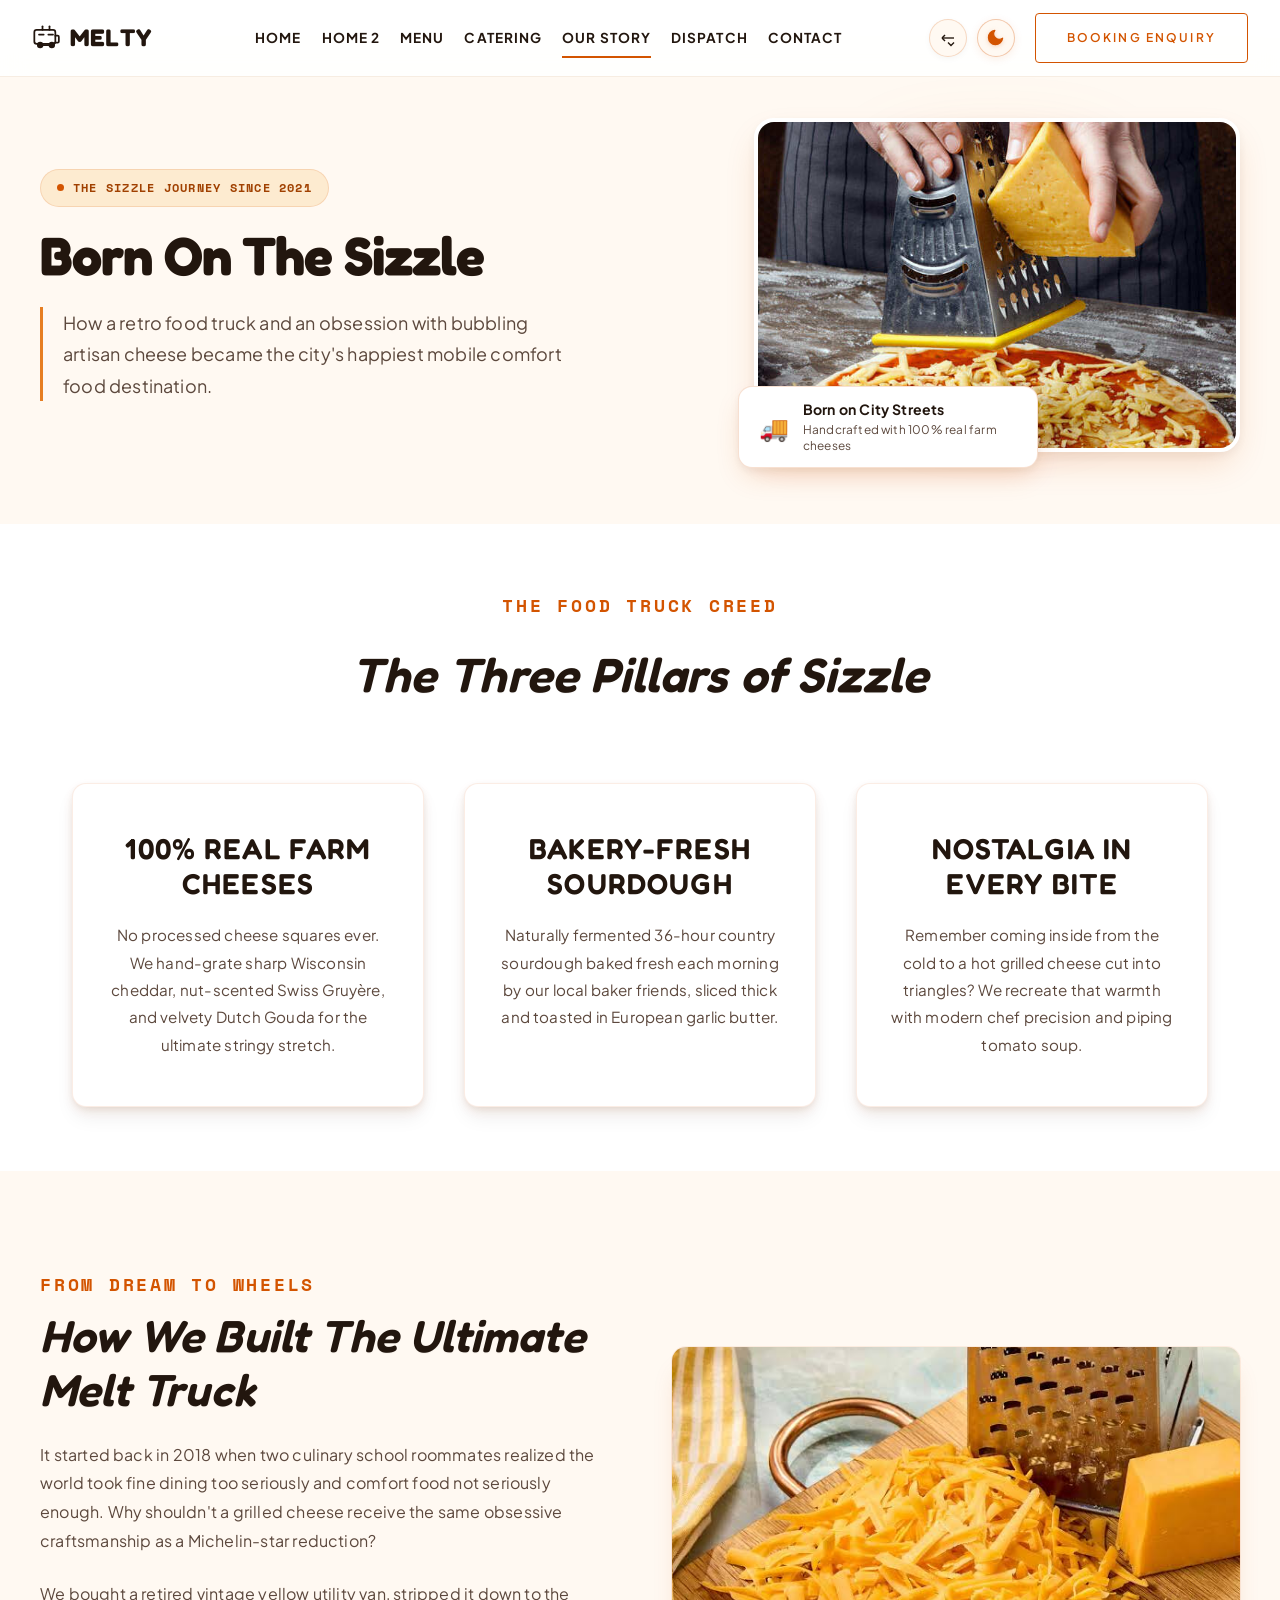
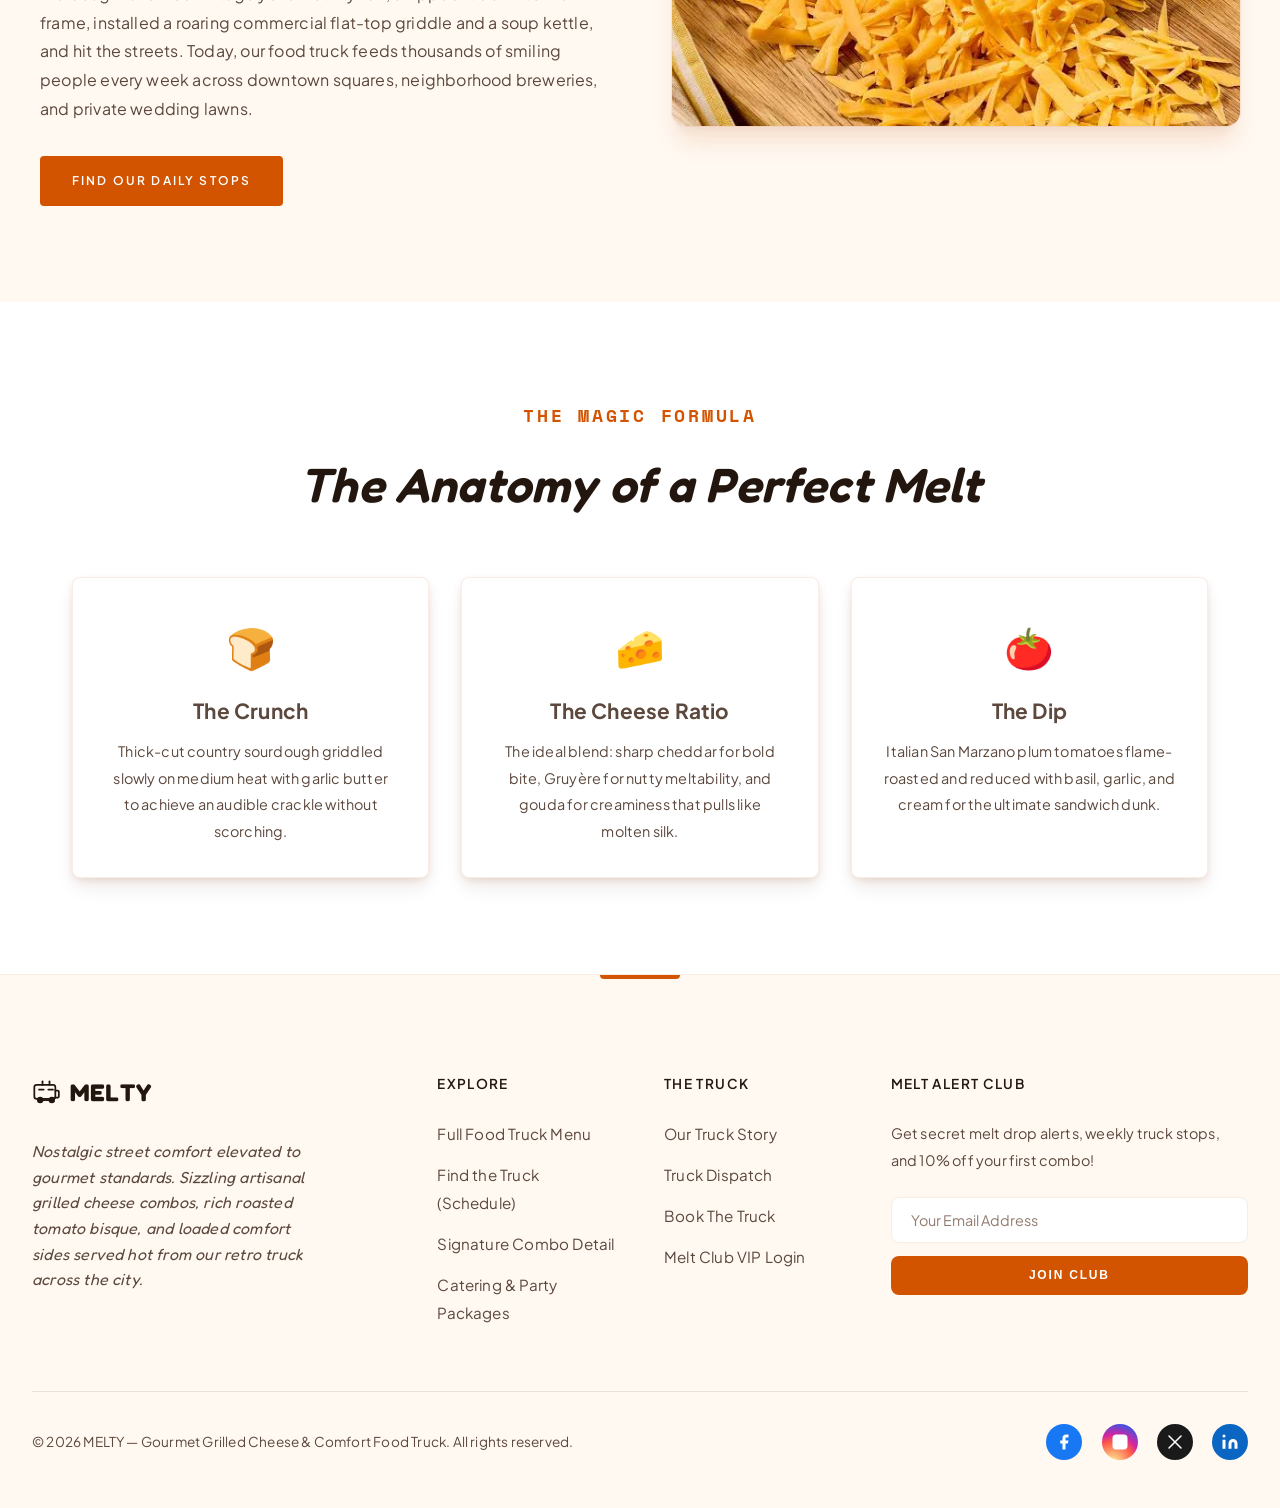
<file: about.html>
<!DOCTYPE html>
<html lang="en" dir="ltr">

<head>
    <meta charset="UTF-8">
    <meta name="viewport" content="width=device-width, initial-scale=1.0">
    <title>Our Story | Gourmet Grilled Cheese &amp; Comfort Food Truck</title>
    <link rel="icon" type="image/svg+xml" href="assets/images/favicon.svg">
    <meta name="description"
        content="Learn the story of our retro gourmet grilled cheese food truck. Discover how our passion for artisan sourdough, farm cheeses, and nostalgic comfort food began.">

    <link rel="preconnect" href="https://fonts.googleapis.com">
    <link rel="preconnect" href="https://fonts.gstatic.com" crossorigin>
    <link
        href="https://fonts.googleapis.com/css2?family=Fredoka:wght@400;500;600;700&family=Plus+Jakarta+Sans:wght@400;500;600;700;800&family=Space+Mono&display=swap"
        rel="stylesheet">

    <link rel="stylesheet" href="assets/css/styles.css">
    <script src="assets/js/script.js" defer></script>
    <style>
        .reveal-right {
            opacity: 0;
            transform: translateX(-50px);
            transition: opacity 1s cubic-bezier(0.2, 0.8, 0.2, 1), transform 1s cubic-bezier(0.2, 0.8, 0.2, 1);
        }

        .reveal-right.in-view {
            opacity: 1;
            transform: translateX(0);
        }

        .slow-zoom {
            overflow: hidden;
            border-radius: var(--radius-lg);
        }

        .slow-zoom img {
            width: 100%;
            height: 100%;
            object-fit: cover;
            transform: scale(1.1);
            transition: transform 2.5s cubic-bezier(0.22, 1, 0.36, 1);
        }

        .slow-zoom.in-view img {
            transform: scale(1);
        }

        .about-values-grid {
            display: grid;
            grid-template-columns: repeat(3, 1fr);
            gap: 2.5rem;
            margin-top: 4rem;
        }

        .value-card {
            background: var(--bg-card);
            padding: 3rem 2rem;
            text-align: center;
            border-radius: var(--radius-lg);
            border: 1px solid rgba(211, 84, 0, 0.1);
            position: relative;
            z-index: 1;
            overflow: hidden;
            box-shadow: var(--shadow-float);
        }

        .value-card::before {
            content: '';
            position: absolute;
            top: 100%;
            left: 0;
            width: 100%;
            height: 100%;
            background: var(--color-primary-light);
            z-index: -1;
            transition: top 0.4s cubic-bezier(0.2, 0.8, 0.2, 1);
        }

        .value-card:hover::before {
            top: 0;
        }

        .value-card:hover h3 {
            color: var(--color-primary-dark);
        }

        .value-card h3 {
            transition: color 0.4s ease;
        }

        @media (max-width: 900px) {
            .about-values-grid {
                grid-template-columns: 1fr;
            }
        }

        .anatomy-grid {
            display: grid;
            grid-template-columns: repeat(3, 1fr);
            gap: 2rem;
            margin-top: 3rem;
        }

        @media (max-width: 1024px) and (min-width: 601px) {
            .anatomy-grid {
                grid-template-columns: repeat(2, 1fr);
            }

            .anatomy-grid > div:last-child:nth-child(odd) {
                grid-column: 1 / -1;
                max-width: calc(50% - 1rem);
                margin: 0 auto;
                width: 100%;
            }
        }

        @media (max-width: 600px) {
            .anatomy-grid {
                grid-template-columns: 1fr;
            }

            .anatomy-grid > div:last-child:nth-child(odd) {
                grid-column: auto;
                max-width: 100%;
                margin: 0;
            }
        }
        .story-split-section {
            padding: 6rem 2rem;
        }

        .story-split-container {
            max-width: 1200px;
            margin: 0 auto;
            display: grid;
            grid-template-columns: 1fr 1fr;
            gap: 4rem;
            align-items: center;
        }

        .story-split-content {
            text-align: left;
        }

        [dir="rtl"] .story-split-content {
            text-align: right;
        }

        .story-split-media {
            border-radius: var(--radius-lg);
            overflow: hidden;
            width: 100%;
        }

        .story-split-media img {
            width: 100%;
            height: auto;
            display: block;
        }

        @media (max-width: 992px) {
            .story-split-section {
                padding: 4.5rem 2rem;
            }

            .story-split-container {
                grid-template-columns: 1fr;
                gap: 2.75rem;
                max-width: 720px;
                margin: 0 auto;
            }

            .story-split-content {
                text-align: left;
            }

            [dir="rtl"] .story-split-content {
                text-align: right;
            }

            .story-split-media {
                width: 100%;
                max-width: 100%;
            }
        }

        @media (max-width: 600px) {
            .story-split-section {
                padding: 3.5rem 1.25rem;
            }

            .story-split-container {
                gap: 2rem;
            }
        }
    </style>
</head>

<body class="about-page">
    <header class="site-header">
        <a href="index.html" class="brand-logo">
            <svg xmlns="http://www.w3.org/2000/svg" viewBox="0 0 24 24" fill="none" stroke="currentColor" stroke-width="1.8" stroke-linecap="round" stroke-linejoin="round">
                <rect width="18" height="12" x="2" y="5" rx="2" />
                <path d="M20 10h2a1 1 0 0 1 1 1v4a1 1 0 0 1-1 1h-2" />
                <circle cx="7" cy="18" r="2" fill="currentColor" />
                <circle cx="17" cy="18" r="2" fill="currentColor" />
                <path d="M6 9h4" />
                <path d="M14 9h4" />
                <path d="M9 18h6" />
                <path d="M9 2v3" />
                <path d="M15 2v3" />
            </svg>
            MELTY
        </a>

        <nav class="nav-links">
            <a href="index.html">Home</a>
            <a href="home-2.html">Home 2</a>
            <a href="shop.html">Menu</a>
            <a href="pricing.html">Catering</a>
            <a href="about.html" class="active">Our Story</a>
            <a href="journal.html">Dispatch</a>
            <a href="contact.html">Contact</a>
            <a href="contact.html" class="mobile-only btn-secondary">Booking Enquiry</a>
        </nav>

        <div class="header-actions">
            <div class="header-icons">
                <button class="header-icon rtl-toggle" aria-label="Toggle RTL">
                    <svg xmlns="http://www.w3.org/2000/svg" viewBox="0 0 24 24" fill="none" stroke="currentColor">
                        <path d="M4 12h16" />
                        <path d="M4 12l4 4" />
                        <path d="M4 12l4-4" />
                        <path d="m20 18-4 4-4-4" />
                    </svg>
                </button>
                <button class="header-icon theme-toggle" aria-label="Switch to Dark Mode" title="Switch to Dark Mode">
                    <svg class="sun-icon" xmlns="http://www.w3.org/2000/svg" viewBox="0 0 24 24" fill="none" stroke="currentColor" stroke-width="2" stroke-linecap="round" stroke-linejoin="round">
                        <circle cx="12" cy="12" r="4" />
                        <path d="M12 2v2" />
                        <path d="M12 20v2" />
                        <path d="m4.93 4.93 1.41 1.41" />
                        <path d="m17.66 17.66 1.41 1.41" />
                        <path d="M2 12h2" />
                        <path d="M20 12h2" />
                        <path d="m6.34 17.66-1.41 1.41" />
                        <path d="m19.07 4.93-1.41 1.41" />
                    </svg>
                    <svg class="moon-icon" xmlns="http://www.w3.org/2000/svg" viewBox="0 0 24 24" fill="currentColor" stroke="currentColor" stroke-width="1.5" stroke-linecap="round" stroke-linejoin="round">
                        <path d="M21 12.79A9 9 0 1 1 11.21 3 7 7 0 0 0 21 12.79z" />
                    </svg>
                </button>
            </div>

            <div class="header-ctas">
                <a href="contact.html" class="btn-secondary">Booking Enquiry</a>
            </div>

            <button class="mobile-menu-btn" aria-label="Menu">
                <svg class="lucide lucide-menu" xmlns="http://www.w3.org/2000/svg" width="24" height="24"
                    viewBox="0 0 24 24" fill="none" stroke="currentColor" stroke-width="2" stroke-linecap="round"
                    stroke-linejoin="round">
                    <line x1="4" x2="20" y1="12" y2="12" />
                    <line x1="4" x2="20" y1="6" y2="6" />
                    <line x1="4" x2="20" y1="18" y2="18" />
                </svg>
            </button>
        </div>
    </header>

    <main>
        <section class="page-header page-header--split paper-texture stagger-container">
            <div class="page-header-grid">
                <div class="page-header-content">
                    <div class="hero-tag-badge">
                        <span class="tag-dot"></span> The Sizzle Journey Since 2021
                    </div>
                    <h1>Born On The Sizzle</h1>
                    <p>How a retro food truck and an obsession with bubbling artisan cheese became the city's happiest mobile comfort food destination.</p>
                </div>
                <div class="page-header-media">
                    <div class="page-header-img-wrap">
                        <img src="assets/images/pizza_melt.jpg" alt="Born On The Sizzle - Melty Story" class="page-header-img">
                    </div>
                    <div class="hero-floating-badge">
                        <div class="floating-badge-icon">🚚</div>
                        <div class="floating-badge-text">
                            <strong>Born on City Streets</strong>
                            <span>Handcrafted with 100% real farm cheeses</span>
                        </div>
                    </div>
                </div>
            </div>
        </section>

        <!-- Values Section -->
        <section style="padding: 4rem 2rem; max-width: 1200px; margin: 0 auto;" class="stagger-container">
            <div style="text-align: center;">
                <h3 class="stagger-item" style="color:var(--color-primary); font-family:var(--font-mono); text-transform:uppercase; letter-spacing:0.15em;">The Food Truck Creed</h3>
                <h2 class="stagger-item" style="font-size:clamp(2rem, 4vw, 3rem); margin-top:0.5rem;">The Three Pillars of Sizzle</h2>
            </div>

            <div class="about-values-grid">
                <div class="value-card stagger-item">
                    <h3 style="font-family:var(--font-display); font-size:1.8rem; margin-bottom:1rem; color:var(--text-ink);">100% Real Farm Cheeses</h3>
                    <p style="color:var(--text-muted); font-size:0.95rem; line-height:1.6;">No processed cheese squares ever. We hand-grate sharp Wisconsin cheddar, nut-scented Swiss Gruyère, and velvety Dutch Gouda for the ultimate stringy stretch.</p>
                </div>
                <div class="value-card stagger-item">
                    <h3 style="font-family:var(--font-display); font-size:1.8rem; margin-bottom:1rem; color:var(--text-ink);">Bakery-Fresh Sourdough</h3>
                    <p style="color:var(--text-muted); font-size:0.95rem; line-height:1.6;">Naturally fermented 36-hour country sourdough baked fresh each morning by our local baker friends, sliced thick and toasted in European garlic butter.</p>
                </div>
                <div class="value-card stagger-item">
                    <h3 style="font-family:var(--font-display); font-size:1.8rem; margin-bottom:1rem; color:var(--text-ink);">Nostalgia in Every Bite</h3>
                    <p style="color:var(--text-muted); font-size:0.95rem; line-height:1.6;">Remember coming inside from the cold to a hot grilled cheese cut into triangles? We recreate that warmth with modern chef precision and piping tomato soup.</p>
                </div>
            </div>
        </section>

        <!-- Story Split Section -->
        <section class="section-overlap z-2 story-split-section" style="background:var(--bg-surface);">
            <div class="story-split-container">
                <div class="story-split-content">
                    <h3 style="color:var(--color-primary); font-family:var(--font-mono); text-transform:uppercase; letter-spacing:0.15em; margin-bottom:0.5rem;">From Dream to Wheels</h3>
                    <h2 style="font-size:clamp(2rem, 3.5vw, 2.8rem); margin-bottom:1.5rem; line-height:1.2;">How We Built The Ultimate Melt Truck</h2>
                    <p style="color:var(--text-muted); margin-bottom:1.5rem; line-height:1.8;">
                        It started back in 2018 when two culinary school roommates realized the world took fine dining too seriously and comfort food not seriously enough. Why shouldn't a grilled cheese receive the same obsessive craftsmanship as a Michelin-star reduction?
                    </p>
                    <p style="color:var(--text-muted); margin-bottom:2rem; line-height:1.8;">
                        We bought a retired vintage yellow utility van, stripped it down to the frame, installed a roaring commercial flat-top griddle and a soup kettle, and hit the streets. Today, our food truck feeds thousands of smiling people every week across downtown squares, neighborhood breweries, and private wedding lawns.
                    </p>
                    <a href="home-2.html" class="btn-primary">Find Our Daily Stops</a>
                </div>
                <div class="story-split-media slow-zoom" style="box-shadow:var(--shadow-lift);">
                    <img src="assets/images/food_truck_new.jpg" alt="Our Retro Food Truck on Location">
                </div>
            </div>
        </section>

        <!-- Food Craft Section -->
        <section style="padding: 6rem 2rem; max-width:1200px; margin:0 auto; text-align:center;">
            <h3 style="color:var(--color-primary); font-family:var(--font-mono); text-transform:uppercase; letter-spacing:0.15em; margin-bottom:0.5rem;">The Magic Formula</h3>
            <h2 style="font-size:clamp(2rem, 4vw, 3rem); margin-bottom:1.5rem;">The Anatomy of a Perfect Melt</h2>
            <div class="anatomy-grid">
                <div style="background:var(--bg-card); padding:2rem; border-radius:var(--radius-md); border:1px solid rgba(211,84,0,0.1); box-shadow:var(--shadow-float);">
                    <div style="font-size:2.5rem; margin-bottom:0.5rem;">🍞</div>
                    <h4 style="font-size:1.3rem; margin-bottom:0.5rem;">The Crunch</h4>
                    <p style="color:var(--text-muted); font-size:0.9rem;">Thick-cut country sourdough griddled slowly on medium heat with garlic butter to achieve an audible crackle without scorching.</p>
                </div>
                <div style="background:var(--bg-card); padding:2rem; border-radius:var(--radius-md); border:1px solid rgba(211,84,0,0.1); box-shadow:var(--shadow-float);">
                    <div style="font-size:2.5rem; margin-bottom:0.5rem;">🧀</div>
                    <h4 style="font-size:1.3rem; margin-bottom:0.5rem;">The Cheese Ratio</h4>
                    <p style="color:var(--text-muted); font-size:0.9rem;">The ideal blend: sharp cheddar for bold bite, Gruyère for nutty meltability, and gouda for creaminess that pulls like molten silk.</p>
                </div>
                <div style="background:var(--bg-card); padding:2rem; border-radius:var(--radius-md); border:1px solid rgba(211,84,0,0.1); box-shadow:var(--shadow-float);">
                    <div style="font-size:2.5rem; margin-bottom:0.5rem;">🍅</div>
                    <h4 style="font-size:1.3rem; margin-bottom:0.5rem;">The Dip</h4>
                    <p style="color:var(--text-muted); font-size:0.9rem;">Italian San Marzano plum tomatoes flame-roasted and reduced with basil, garlic, and cream for the ultimate sandwich dunk.</p>
                </div>
            </div>
        </section>
    </main>

    <!-- FOOTER -->
    <footer class="site-footer">
        <div class="footer-grid">
            <div class="footer-brand">
                <div class="brand-logo">
                    <svg xmlns="http://www.w3.org/2000/svg" viewBox="0 0 24 24" fill="none" stroke="currentColor" stroke-width="1.8" stroke-linecap="round" stroke-linejoin="round">
                        <rect width="18" height="12" x="2" y="5" rx="2" />
                        <path d="M20 10h2a1 1 0 0 1 1 1v4a1 1 0 0 1-1 1h-2" />
                        <circle cx="7" cy="18" r="2" fill="currentColor" />
                        <circle cx="17" cy="18" r="2" fill="currentColor" />
                        <path d="M6 9h4" />
                        <path d="M14 9h4" />
                        <path d="M9 18h6" />
                        <path d="M9 2v3" />
                        <path d="M15 2v3" />
                    </svg>
                    MELTY
                </div>
                <p>Nostalgic street comfort elevated to gourmet standards. Sizzling artisanal grilled cheese combos, rich roasted tomato bisque, and loaded comfort sides served hot from our retro truck across the city.</p>
            </div>

            <div>
                <h3 class="footer-title">Explore</h3>
                <nav class="footer-links">
                    <a href="shop.html">Full Food Truck Menu</a>
                    <a href="home-2.html">Find the Truck (Schedule)</a>
                    <a href="product.html">Signature Combo Detail</a>
                    <a href="pricing.html">Catering &amp; Party Packages</a>
                </nav>
            </div>

            <div>
                <h3 class="footer-title">The Truck</h3>
                <nav class="footer-links">
                    <a href="about.html">Our Truck Story</a>
                    <a href="journal.html">Truck Dispatch</a>
                    <a href="contact.html">Book The Truck</a>
                    <a href="login.html">Melt Club VIP Login</a>
                </nav>
            </div>

            <div>
                <h3 class="footer-title">Melt Alert Club</h3>
                <p style="font-size:0.9rem; margin-bottom: 0.5rem;">Get secret melt drop alerts, weekly truck stops, and 10% off your first combo!
                </p>
                <form class="newsletter-form" onsubmit="event.preventDefault()">
                    <input type="email" placeholder="Your Email Address" class="newsletter-input" required
                        aria-label="Email Address">
                    <button type="submit" class="newsletter-btn">Join Club</button>
                </form>
            </div>
        </div>

        <div class="footer-bottom">
            <p>&copy; 2026 MELTY — Gourmet Grilled Cheese &amp; Comfort Food Truck. All rights reserved.</p>
            <div class="social-icons">
                <a href="#" class="social-icon social-facebook" aria-label="Facebook">
                    <svg viewBox="0 0 24 24">
                        <path d="M18 2h-3a5 5 0 0 0-5 5v3H7v4h3v8h4v-8h3l1-4h-4V7a1 1 0 0 1 1-1h3z" />
                    </svg>
                </a>
                <a href="#" class="social-icon social-instagram" aria-label="Instagram">
                    <svg viewBox="0 0 24 24">
                        <rect x="2" y="2" width="20" height="20" rx="5" ry="5" />
                        <path d="M16 11.37A4 4 0 1 1 12.63 8 4 4 0 0 1 16 11.37z" />
                        <line x1="17.5" y1="6.5" x2="17.51" y2="6.5" />
                    </svg>
                </a>
                <a href="#" class="social-icon social-twitter" aria-label="Twitter">
                    <svg viewBox="0 0 24 24">
                        <path d="M4 4l16 16M4 20L20 4" stroke="currentColor" stroke-width="2" stroke-linecap="round"
                            fill="none" />
                    </svg>
                </a>
                <a href="#" class="social-icon social-linkedin" aria-label="LinkedIn">
                    <svg viewBox="0 0 24 24">
                        <path d="M16 8a6 6 0 0 1 6 6v7h-4v-7a2 2 0 0 0-2-2 2 2 0 0 0-2 2v7h-4v-7a6 6 0 0 1 6-6z" />
                        <rect x="2" y="9" width="4" height="12" />
                        <circle cx="4" cy="4" r="2" />
                    </svg>
                </a>
            </div>
        </div>
    </footer>

    <button class="move-to-top" id="moveToTop" aria-label="Move to top">
        <svg xmlns="http://www.w3.org/2000/svg" viewBox="0 0 24 24">
            <path d="m18 15-6-6-6 6" />
        </svg>
    </button>
</body>

</html>
</file>
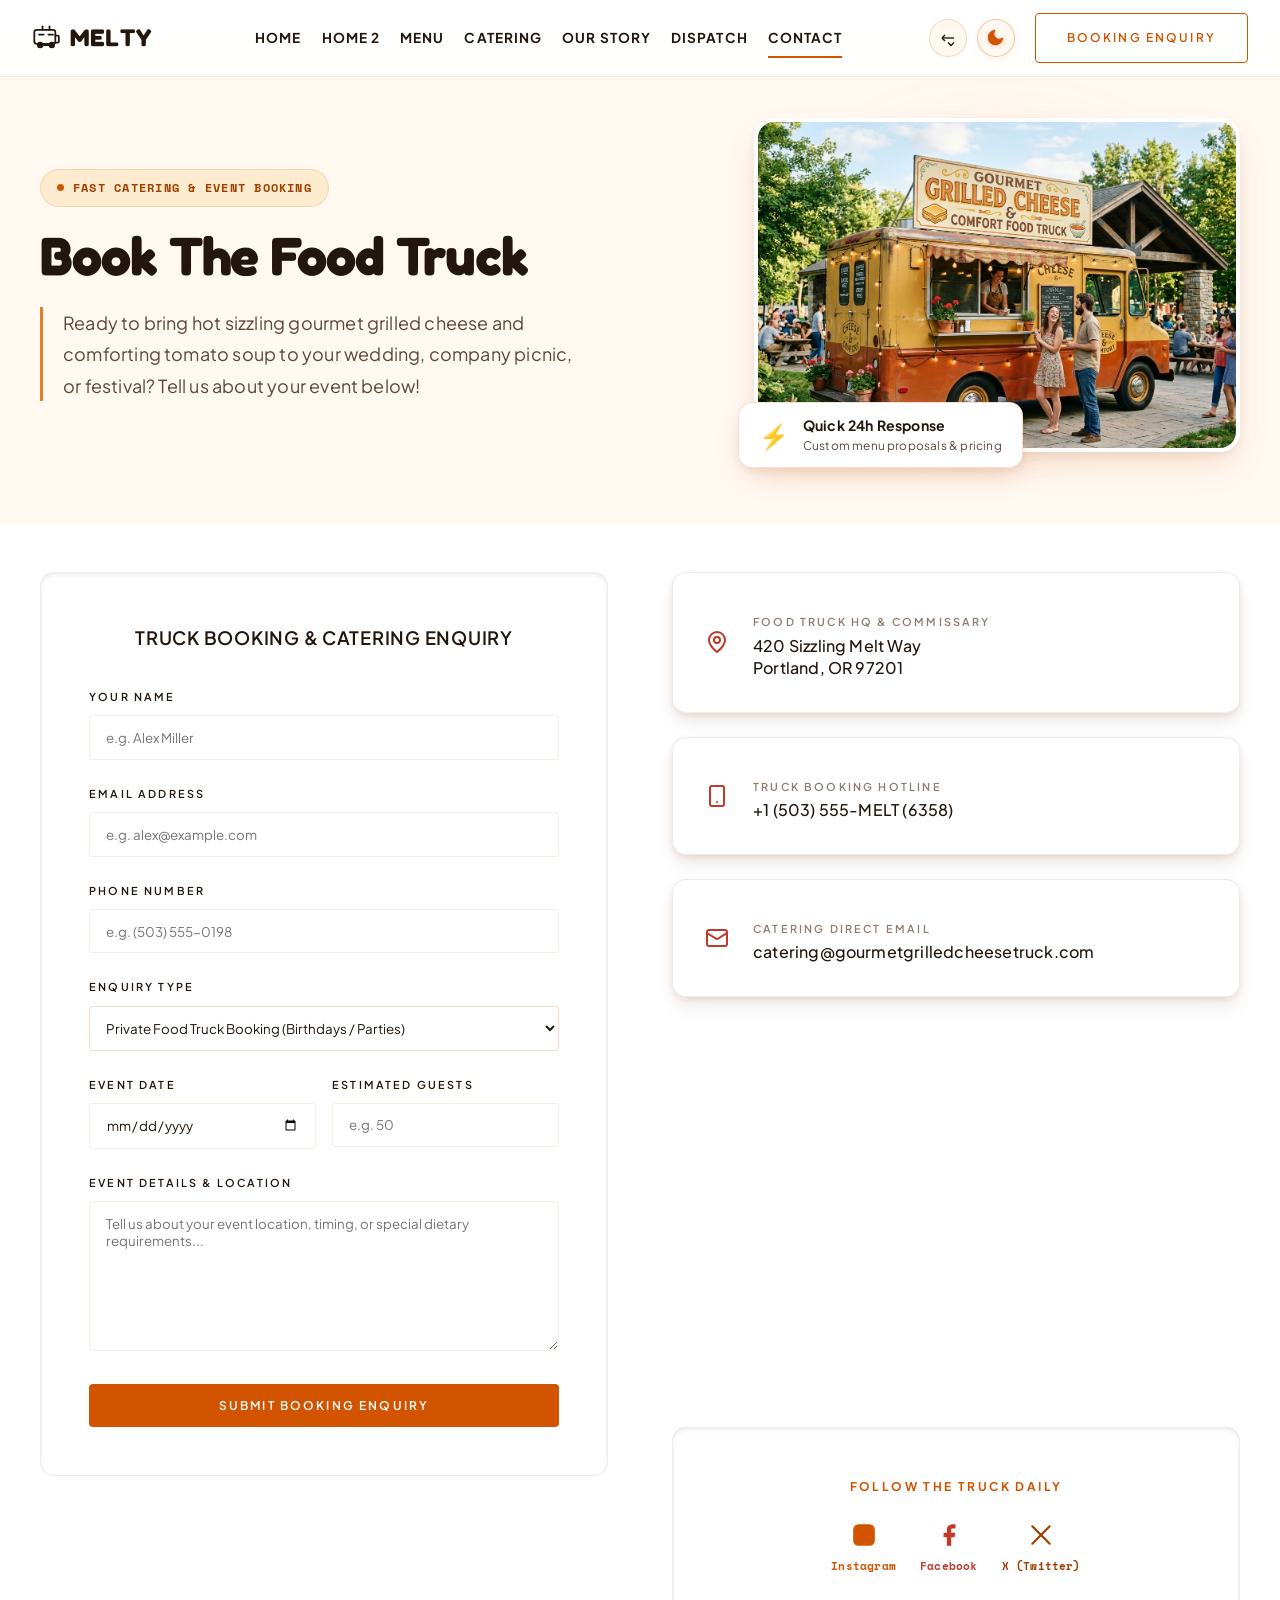
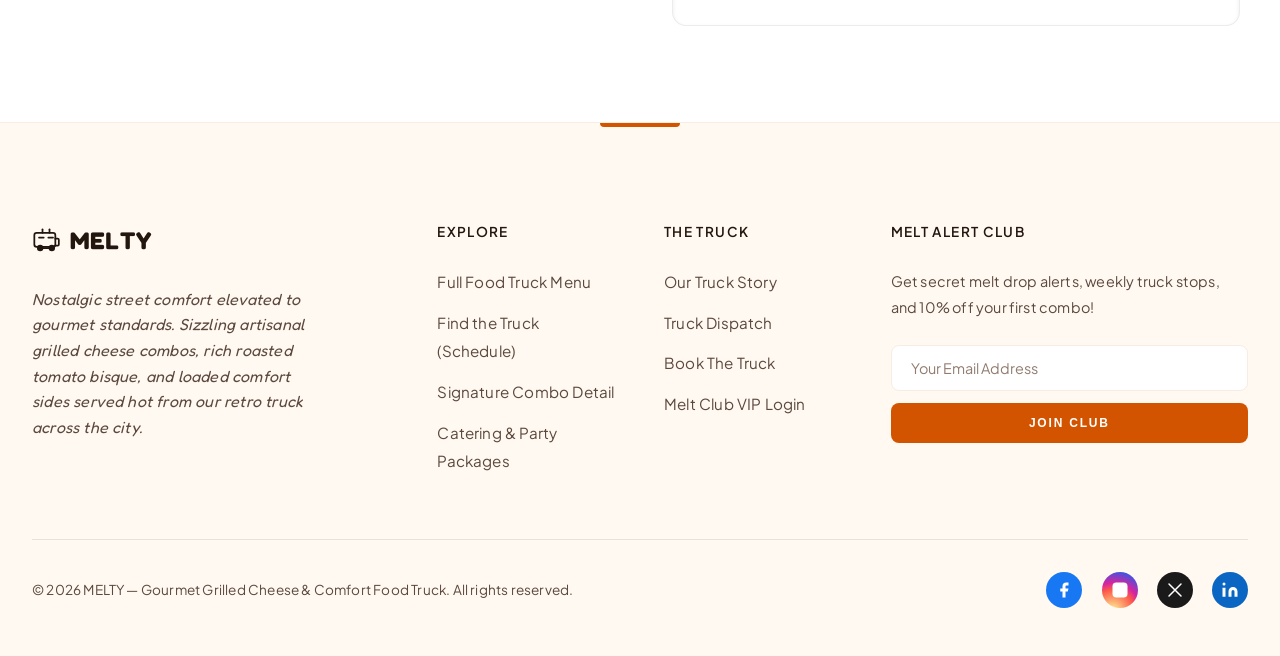
<file: contact.html>
<!DOCTYPE html>
<html lang="en" dir="ltr">

<head>
    <meta charset="UTF-8">
    <meta name="viewport" content="width=device-width, initial-scale=1.0">
    <title>Contact &amp; Food Truck Booking | Gourmet Grilled Cheese &amp; Comfort Food Truck</title>
    <link rel="icon" type="image/svg+xml" href="assets/images/favicon.svg">
    <meta name="description"
        content="Book our gourmet grilled cheese food truck for your next event or submit catering orders. Fill out our booking enquiry form to reserve your date.">

    <link rel="preconnect" href="https://fonts.googleapis.com">
    <link rel="preconnect" href="https://fonts.gstatic.com" crossorigin>
    <link
        href="https://fonts.googleapis.com/css2?family=Fredoka:wght@400;500;600;700&family=Plus+Jakarta+Sans:wght@400;500;600;700;800&family=Space+Mono&display=swap"
        rel="stylesheet">

    <link rel="stylesheet" href="assets/css/styles.css">
    <script src="assets/js/script.js" defer></script>
</head>

<body>
    <header class="site-header">
        <a href="index.html" class="brand-logo">
            <svg xmlns="http://www.w3.org/2000/svg" viewBox="0 0 24 24" fill="none" stroke="currentColor" stroke-width="1.8" stroke-linecap="round" stroke-linejoin="round">
                <rect width="18" height="12" x="2" y="5" rx="2" />
                <path d="M20 10h2a1 1 0 0 1 1 1v4a1 1 0 0 1-1 1h-2" />
                <circle cx="7" cy="18" r="2" fill="currentColor" />
                <circle cx="17" cy="18" r="2" fill="currentColor" />
                <path d="M6 9h4" />
                <path d="M14 9h4" />
                <path d="M9 18h6" />
                <path d="M9 2v3" />
                <path d="M15 2v3" />
            </svg>
            MELTY
        </a>

        <nav class="nav-links">
            <a href="index.html">Home</a>
            <a href="home-2.html">Home 2</a>
            <a href="shop.html">Menu</a>
            <a href="pricing.html">Catering</a>
            <a href="about.html">Our Story</a>
            <a href="journal.html">Dispatch</a>
            <a href="contact.html" class="active">Contact</a>
            <a href="contact.html" class="mobile-only btn-secondary">Booking Enquiry</a>
        </nav>

        <div class="header-actions">
            <div class="header-icons">
                <button class="header-icon rtl-toggle" aria-label="Toggle RTL">
                    <svg xmlns="http://www.w3.org/2000/svg" viewBox="0 0 24 24" fill="none" stroke="currentColor">
                        <path d="M4 12h16" />
                        <path d="M4 12l4 4" />
                        <path d="M4 12l4-4" />
                        <path d="m20 18-4 4-4-4" />
                    </svg>
                </button>
                <button class="header-icon theme-toggle" aria-label="Switch to Dark Mode" title="Switch to Dark Mode">
                    <svg class="sun-icon" xmlns="http://www.w3.org/2000/svg" viewBox="0 0 24 24" fill="none" stroke="currentColor" stroke-width="2" stroke-linecap="round" stroke-linejoin="round">
                        <circle cx="12" cy="12" r="4" />
                        <path d="M12 2v2" />
                        <path d="M12 20v2" />
                        <path d="m4.93 4.93 1.41 1.41" />
                        <path d="m17.66 17.66 1.41 1.41" />
                        <path d="M2 12h2" />
                        <path d="M20 12h2" />
                        <path d="m6.34 17.66-1.41 1.41" />
                        <path d="m19.07 4.93-1.41 1.41" />
                    </svg>
                    <svg class="moon-icon" xmlns="http://www.w3.org/2000/svg" viewBox="0 0 24 24" fill="currentColor" stroke="currentColor" stroke-width="1.5" stroke-linecap="round" stroke-linejoin="round">
                        <path d="M21 12.79A9 9 0 1 1 11.21 3 7 7 0 0 0 21 12.79z" />
                    </svg>
                </button>
            </div>

            <div class="header-ctas">
                <a href="contact.html" class="btn-secondary">Booking Enquiry</a>
            </div>

            <button class="mobile-menu-btn" aria-label="Menu">
                <svg class="lucide lucide-menu" xmlns="http://www.w3.org/2000/svg" width="24" height="24"
                    viewBox="0 0 24 24" fill="none" stroke="currentColor" stroke-width="2" stroke-linecap="round"
                    stroke-linejoin="round">
                    <line x1="4" x2="20" y1="12" y2="12" />
                    <line x1="4" x2="20" y1="6" y2="6" />
                    <line x1="4" x2="20" y1="18" y2="18" />
                </svg>
            </button>
        </div>
    </header>

    <main>
        <section class="page-header page-header--split paper-texture stagger-container">
            <div class="page-header-grid">
                <div class="page-header-content">
                    <div class="hero-tag-badge">
                        <span class="tag-dot"></span> Fast Catering &amp; Event Booking
                    </div>
                    <h1>Book The Food Truck</h1>
                    <p>Ready to bring hot sizzling gourmet grilled cheese and comforting tomato soup to your wedding, company picnic, or festival? Tell us about your event below!</p>
                </div>
                <div class="page-header-media">
                    <div class="page-header-img-wrap">
                        <img src="assets/images/food_truck_exterior.jpg" alt="Book The Melty Food Truck" class="page-header-img">
                    </div>
                    <div class="hero-floating-badge">
                        <div class="floating-badge-icon">⚡</div>
                        <div class="floating-badge-text">
                            <strong>Quick 24h Response</strong>
                            <span>Custom menu proposals &amp; pricing</span>
                        </div>
                    </div>
                </div>
            </div>
        </section>

        <section class="stagger-container" style="padding: 3rem 1rem 6rem;">
            <div class="contact-grid stagger-item">
                <!-- Contact Form -->
                <div class="contact-form-wrapper">
                    <h3 style="margin-bottom: 2rem; color:var(--text-ink); text-align: center;">Truck Booking &amp; Catering Enquiry</h3>

                    <form id="truckBookingForm" onsubmit="event.preventDefault(); document.getElementById('bookingSuccess').style.display='block';">
                        <div class="form-group">
                            <label>Your Name</label>
                            <input type="text" class="form-control" placeholder="e.g. Alex Miller" required>
                        </div>
                        <div class="form-group">
                            <label>Email Address</label>
                            <input type="email" class="form-control" placeholder="e.g. alex@example.com" required>
                        </div>
                        <div class="form-group">
                            <label>Phone Number</label>
                            <input type="tel" class="form-control" placeholder="e.g. (503) 555-0198" required>
                        </div>
                        <div class="form-group">
                            <label>Enquiry Type</label>
                            <select class="form-control" style="background:var(--bg-card); color:var(--text-ink); border:1px solid rgba(211,84,0,0.2); padding:0.75rem; border-radius:var(--radius-sm); max-width:100%;" required>
                                <option value="catering">Private Food Truck Booking (Birthdays / Parties)</option>
                                <option value="corporate">Corporate Lunch Catering (Office / Tech Campus)</option>
                                <option value="wedding">Wedding Late-Night Melt Bar</option>
                                <option value="festival">Festival / Community Market Invitation</option>
                                <option value="general">General Question / Dietary Inquiries</option>
                            </select>
                        </div>
                        <div class="contact-form-row" style="display:grid; grid-template-columns: 1fr 1fr; gap:1rem;">
                            <div class="form-group">
                                <label>Event Date</label>
                                <input type="date" class="form-control">
                            </div>
                            <div class="form-group">
                                <label>Estimated Guests</label>
                                <input type="number" class="form-control" placeholder="e.g. 50">
                            </div>
                        </div>
                        <div class="form-group">
                            <label>Event Details &amp; Location</label>
                            <textarea class="form-control" rows="4" placeholder="Tell us about your event location, timing, or special dietary requirements..." required></textarea>
                        </div>
                        <button type="submit" class="btn-primary" style="width:100%;">Submit Booking Enquiry</button>
                        
                        <div id="bookingSuccess" style="display:none; margin-top:1.5rem; padding:1rem; background:var(--status-success-bg); color:var(--status-success); border-radius:var(--radius-sm); text-align:center; font-weight:600;">
                            🧀 Sizzle Received! Our catering coordinator will contact you within 24 hours with custom menu options and pricing.
                        </div>
                    </form>
                </div>

                <!-- Contact Info & Map -->
                <div>
                    <div class="contact-info-stack">
                        <div class="contact-info-card">
                            <svg class="card-icon" style="margin-bottom:0;" xmlns="http://www.w3.org/2000/svg"
                                width="24" height="24" viewBox="0 0 24 24" fill="none" stroke="currentColor"
                                stroke-width="2" stroke-linecap="round" stroke-linejoin="round">
                                <path d="M20 10c0 6-8 12-8 12s-8-6-8-12a8 8 0 0 1 16 0Z" />
                                <circle cx="12" cy="10" r="3" />
                            </svg>
                            <div>
                                <label style="color:var(--text-faint);">Food Truck HQ &amp; Commissary</label>
                                <p style="color:var(--text-ink); font-weight:500; line-height:1.4;">420 Sizzling Melt Way<br>Portland, OR 97201</p>
                            </div>
                        </div>

                        <div class="contact-info-card">
                            <svg class="card-icon" style="margin-bottom:0;" xmlns="http://www.w3.org/2000/svg"
                                width="24" height="24" viewBox="0 0 24 24" fill="none" stroke="currentColor"
                                stroke-width="2" stroke-linecap="round" stroke-linejoin="round">
                                <rect width="14" height="20" x="5" y="2" rx="2" ry="2" />
                                <path d="M12 18h.01" />
                            </svg>
                            <div>
                                <label style="color:var(--text-faint);">Truck Booking Hotline</label>
                                <p style="color:var(--text-ink); font-weight:500; line-height:1.4;">+1 (503) 555-MELT (6358)</p>
                            </div>
                        </div>

                        <div class="contact-info-card">
                            <svg class="card-icon" style="margin-bottom:0;" xmlns="http://www.w3.org/2000/svg"
                                width="24" height="24" viewBox="0 0 24 24" fill="none" stroke="currentColor"
                                stroke-width="2" stroke-linecap="round" stroke-linejoin="round">
                                <rect width="20" height="16" x="2" y="4" rx="2" />
                                <path d="m22 7-8.97 5.7a1.94 1.94 0 0 1-2.06 0L2 7" />
                            </svg>
                            <div>
                                <label style="color:var(--text-faint);">Catering Direct Email</label>
                                <p style="color:var(--text-ink); font-weight:500; line-height:1.4;">catering@gourmetgrilledcheesetruck.com</p>
                            </div>
                        </div>
                    </div>

                    <!-- Styled Google Map Embed -->
                    <div class="contact-map" style="margin-top:2rem;">
                        <iframe
                            src="https://www.google.com/maps/embed?pb=!1m18!1m12!1m3!1d89481.33230623696!2d-122.74838382496735!3d45.54286762395562!2m3!1f0!2f0!3f0!3m2!1i1024!2i768!4f13.1!3m3!1m2!1s0x54950b0b7da97427%3A0x1c36b9e6f6d18591!2sPortland%2C%20OR!5e0!3m2!1sen!2sus!4v1689253457193!5m2!1sen!2sus"
                            allowfullscreen="" loading="lazy" referrerpolicy="no-referrer-when-downgrade"></iframe>
                    </div>

                    <!-- SOCIAL CONNECTIVITY SECTION -->
                    <div class="contact-social-card" style="margin-top: 3rem; text-align: center;">
                        <h4
                            style="text-transform: uppercase; letter-spacing: 0.2em; font-size: 0.75rem; color: var(--color-primary); margin-bottom: 1.5rem;">
                            Follow The Truck Daily</h4>
                        <div class="social-links-wrap" style="display: flex; justify-content: center; gap: 1.5rem;">
                            <a href="#" style="color: var(--color-primary); display: flex; flex-direction: column; align-items: center; gap: 0.5rem; text-decoration: none;">
                                <svg width="26" height="26" viewBox="0 0 24 24" fill="currentColor">
                                    <rect x="2" y="2" width="20" height="20" rx="5" ry="5" />
                                    <path d="M16 11.37A4 4 0 1 1 12.63 8 4 4 0 0 1 16 11.37z" />
                                    <line x1="17.5" y1="6.5" x2="17.51" y2="6.5" />
                                </svg>
                                <span style="font-size: 0.7rem; font-weight: 600; font-family: var(--font-mono);">Instagram</span>
                            </a>
                            <a href="#" style="color: var(--color-secondary); display: flex; flex-direction: column; align-items: center; gap: 0.5rem; text-decoration: none;">
                                <svg width="26" height="26" viewBox="0 0 24 24" fill="currentColor">
                                    <path d="M18 2h-3a5 5 0 0 0-5 5v3H7v4h3v8h4v-8h3l1-4h-4V7a1 1 0 0 1 1-1h3z" />
                                </svg>
                                <span style="font-size: 0.7rem; font-weight: 600; font-family: var(--font-mono);">Facebook</span>
                            </a>
                            <a href="#" style="color: var(--color-primary-dark); display: flex; flex-direction: column; align-items: center; gap: 0.5rem; text-decoration: none;">
                                <svg width="26" height="26" viewBox="0 0 24 24" fill="none" stroke="currentColor" stroke-width="2" stroke-linecap="round">
                                    <path d="M4 4l16 16M4 20L20 4" />
                                </svg>
                                <span style="font-size: 0.7rem; font-weight: 600; font-family: var(--font-mono);">X (Twitter)</span>
                            </a>
                        </div>
                    </div>
                </div>
            </div>
        </section>
    </main>

    <!-- FOOTER -->
    <footer class="site-footer">
        <div class="footer-grid">
            <div class="footer-brand">
                <div class="brand-logo">
                    <svg xmlns="http://www.w3.org/2000/svg" viewBox="0 0 24 24" fill="none" stroke="currentColor" stroke-width="1.8" stroke-linecap="round" stroke-linejoin="round">
                        <rect width="18" height="12" x="2" y="5" rx="2" />
                        <path d="M20 10h2a1 1 0 0 1 1 1v4a1 1 0 0 1-1 1h-2" />
                        <circle cx="7" cy="18" r="2" fill="currentColor" />
                        <circle cx="17" cy="18" r="2" fill="currentColor" />
                        <path d="M6 9h4" />
                        <path d="M14 9h4" />
                        <path d="M9 18h6" />
                        <path d="M9 2v3" />
                        <path d="M15 2v3" />
                    </svg>
                    MELTY
                </div>
                <p>Nostalgic street comfort elevated to gourmet standards. Sizzling artisanal grilled cheese combos, rich roasted tomato bisque, and loaded comfort sides served hot from our retro truck across the city.</p>
            </div>

            <div>
                <h3 class="footer-title">Explore</h3>
                <nav class="footer-links">
                    <a href="shop.html">Full Food Truck Menu</a>
                    <a href="home-2.html">Find the Truck (Schedule)</a>
                    <a href="product.html">Signature Combo Detail</a>
                    <a href="pricing.html">Catering &amp; Party Packages</a>
                </nav>
            </div>

            <div>
                <h3 class="footer-title">The Truck</h3>
                <nav class="footer-links">
                    <a href="about.html">Our Truck Story</a>
                    <a href="journal.html">Truck Dispatch</a>
                    <a href="contact.html">Book The Truck</a>
                    <a href="login.html">Melt Club VIP Login</a>
                </nav>
            </div>

            <div>
                <h3 class="footer-title">Melt Alert Club</h3>
                <p style="font-size:0.9rem; margin-bottom: 0.5rem;">Get secret melt drop alerts, weekly truck stops, and 10% off your first combo!
                </p>
                <form class="newsletter-form" onsubmit="event.preventDefault()">
                    <input type="email" placeholder="Your Email Address" class="newsletter-input" required
                        aria-label="Email Address">
                    <button type="submit" class="newsletter-btn">Join Club</button>
                </form>
            </div>
        </div>

        <div class="footer-bottom">
            <p>&copy; 2026 MELTY — Gourmet Grilled Cheese &amp; Comfort Food Truck. All rights reserved.</p>
            <div class="social-icons">
                <a href="#" class="social-icon social-facebook" aria-label="Facebook">
                    <svg viewBox="0 0 24 24">
                        <path d="M18 2h-3a5 5 0 0 0-5 5v3H7v4h3v8h4v-8h3l1-4h-4V7a1 1 0 0 1 1-1h3z" />
                    </svg>
                </a>
                <a href="#" class="social-icon social-instagram" aria-label="Instagram">
                    <svg viewBox="0 0 24 24">
                        <rect x="2" y="2" width="20" height="20" rx="5" ry="5" />
                        <path d="M16 11.37A4 4 0 1 1 12.63 8 4 4 0 0 1 16 11.37z" />
                        <line x1="17.5" y1="6.5" x2="17.51" y2="6.5" />
                    </svg>
                </a>
                <a href="#" class="social-icon social-twitter" aria-label="Twitter">
                    <svg viewBox="0 0 24 24">
                        <path d="M4 4l16 16M4 20L20 4" stroke="currentColor" stroke-width="2" stroke-linecap="round"
                            fill="none" />
                    </svg>
                </a>
                <a href="#" class="social-icon social-linkedin" aria-label="LinkedIn">
                    <svg viewBox="0 0 24 24">
                        <path d="M16 8a6 6 0 0 1 6 6v7h-4v-7a2 2 0 0 0-2-2 2 2 0 0 0-2 2v7h-4v-7a6 6 0 0 1 6-6z" />
                        <rect x="2" y="9" width="4" height="12" />
                        <circle cx="4" cy="4" r="2" />
                    </svg>
                </a>
            </div>
        </div>
    </footer>

    <button class="move-to-top" id="moveToTop" aria-label="Move to top">
        <svg xmlns="http://www.w3.org/2000/svg" viewBox="0 0 24 24">
            <path d="m18 15-6-6-6 6" />
        </svg>
    </button>
</body>

</html>
</file>
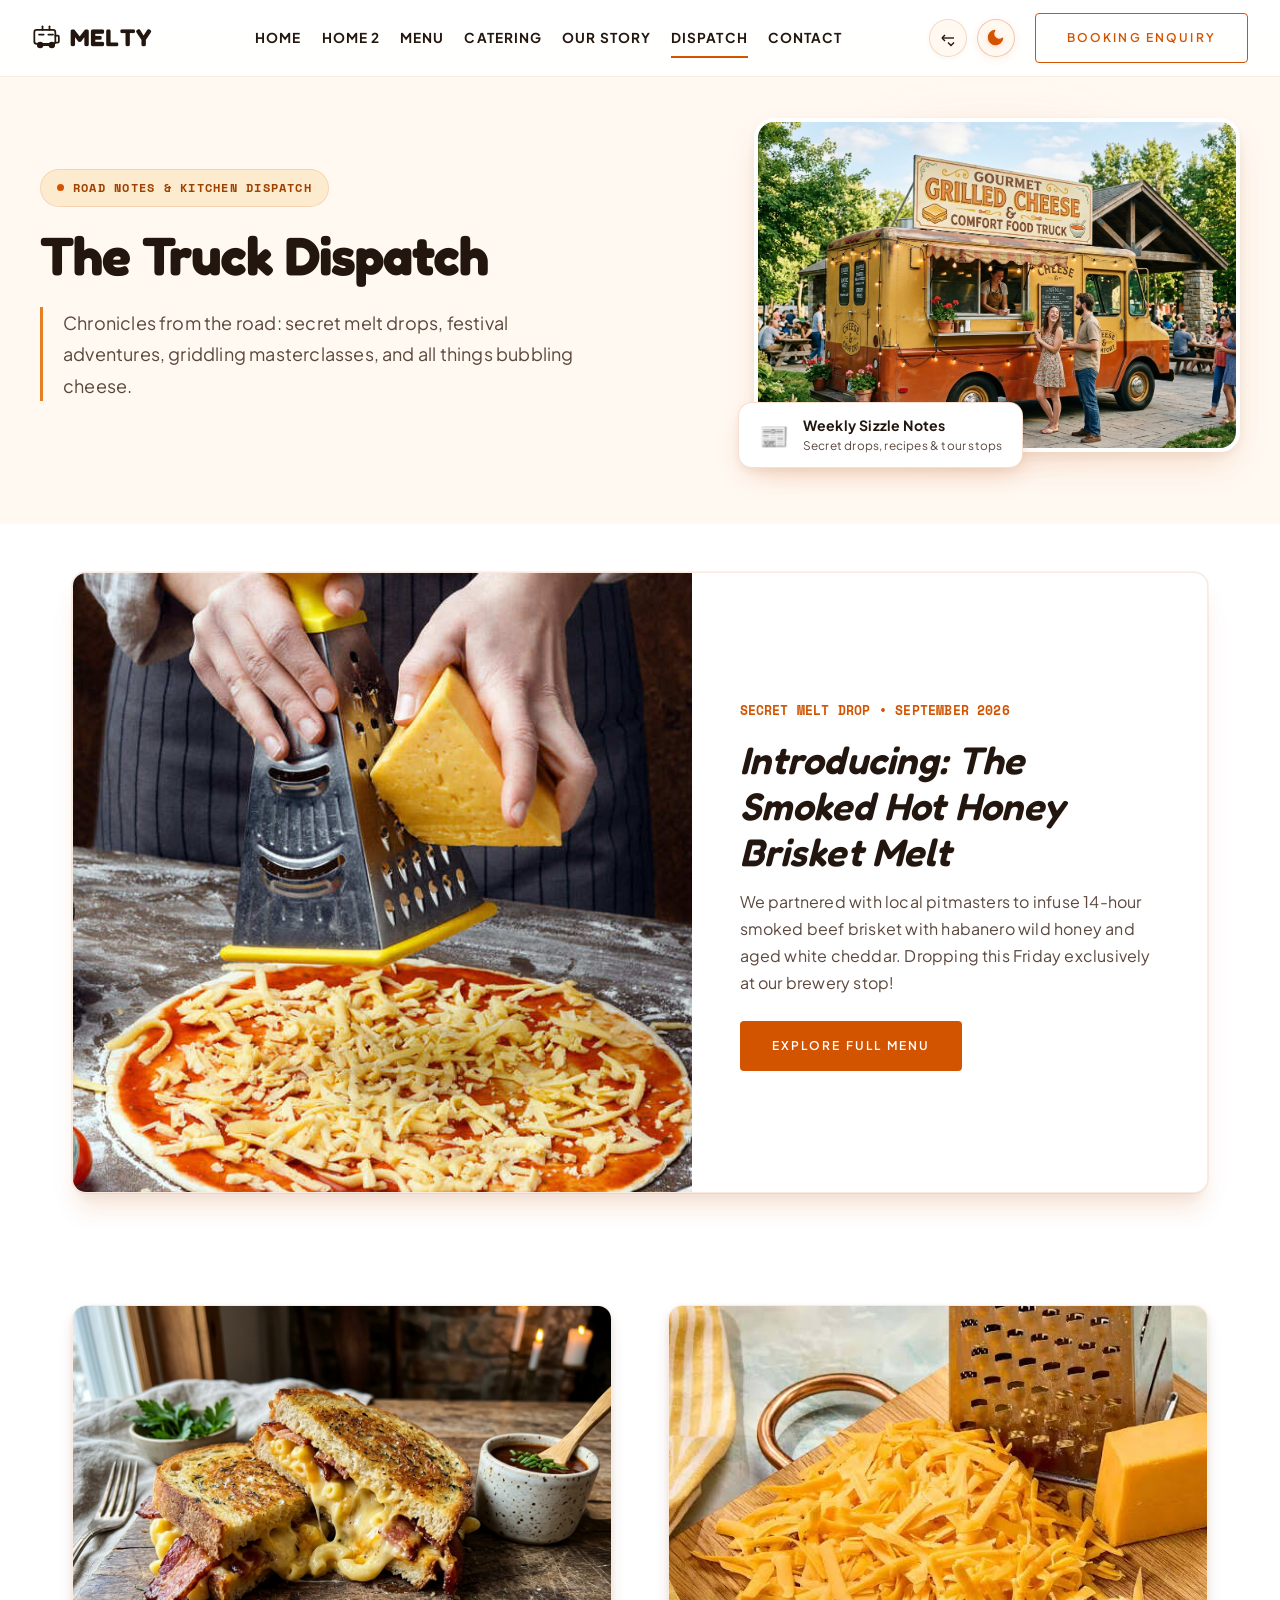
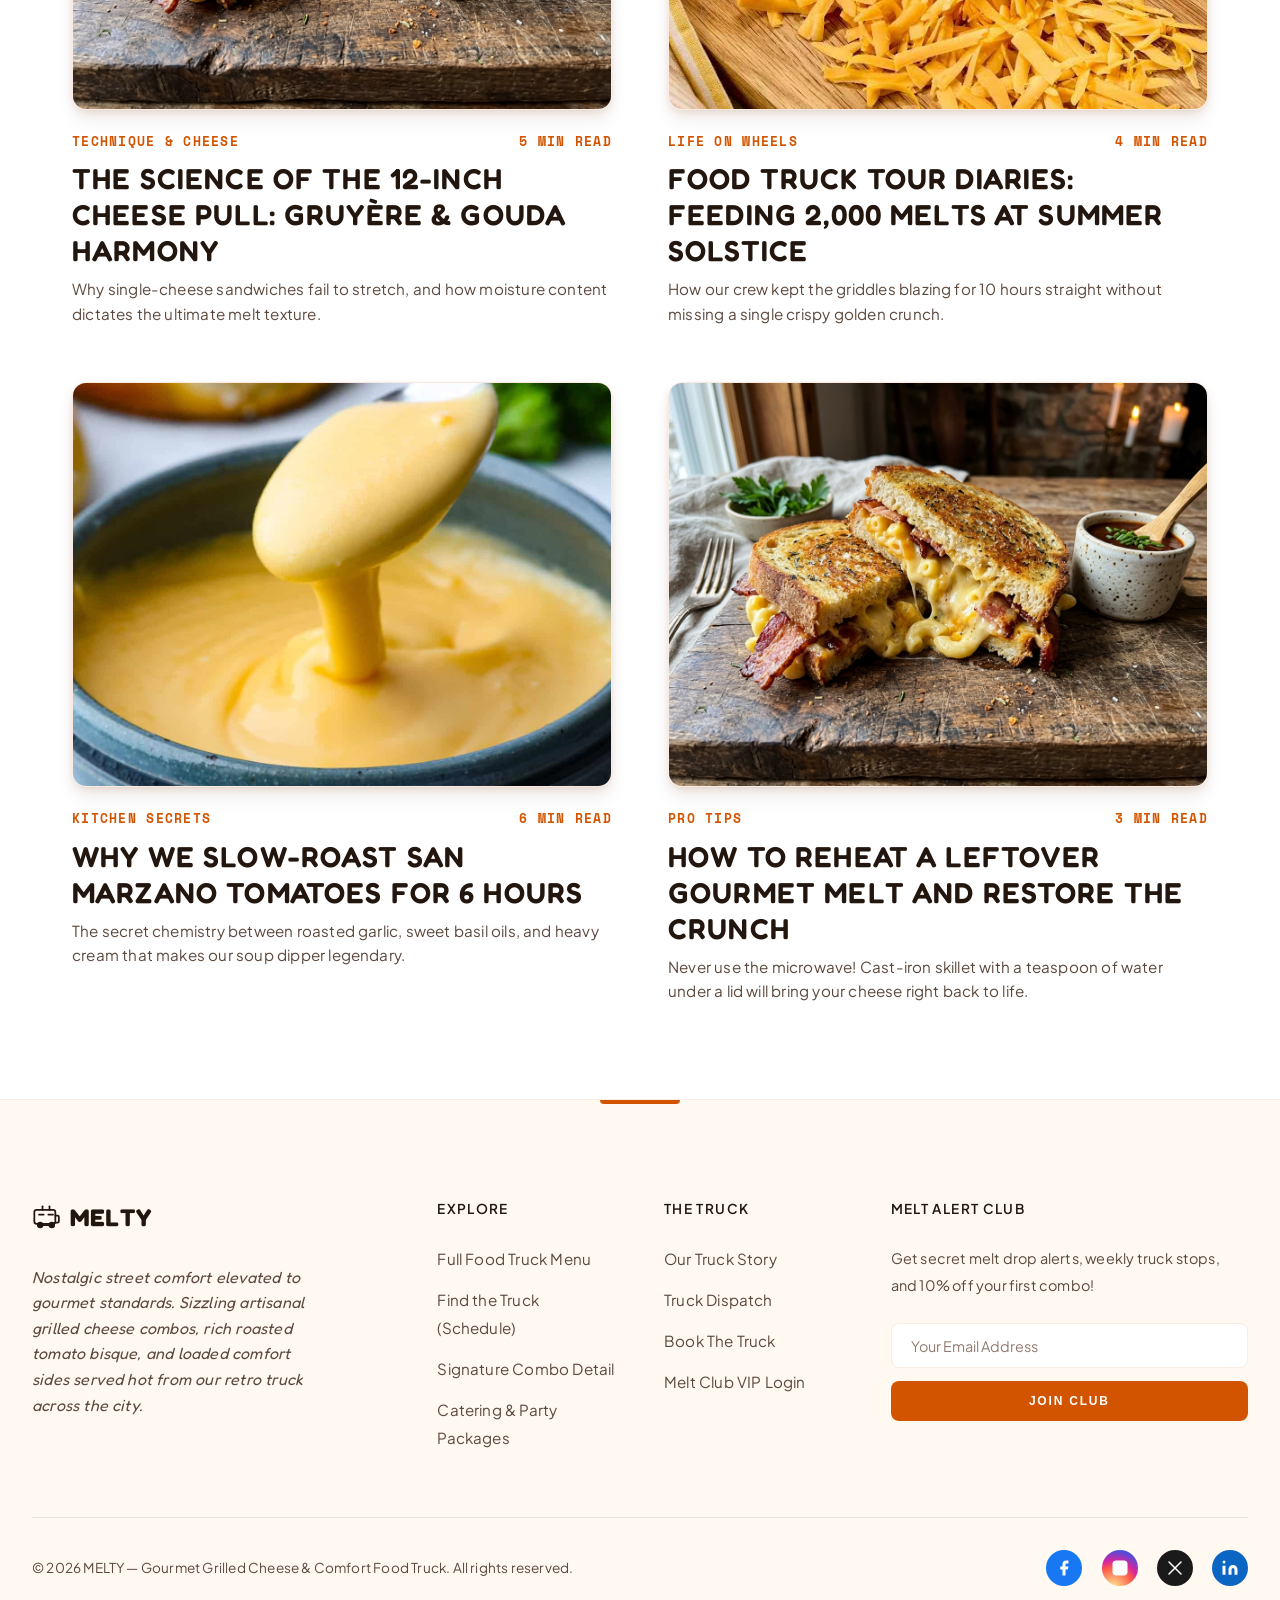
<file: journal.html>
<!DOCTYPE html>
<html lang="en" dir="ltr">

<head>
    <meta charset="UTF-8">
    <meta name="viewport" content="width=device-width, initial-scale=1.0">
    <title>Truck Dispatch &amp; Stories | Gourmet Grilled Cheese &amp; Comfort Food Truck</title>
    <link rel="icon" type="image/svg+xml" href="assets/images/favicon.svg">
    <meta name="description"
        content="Stories from the road, secret menu melt drops, artisan sourdough techniques, and cheese pull wisdom from our food truck crew.">

    <link rel="preconnect" href="https://fonts.googleapis.com">
    <link rel="preconnect" href="https://fonts.gstatic.com" crossorigin>
    <link
        href="https://fonts.googleapis.com/css2?family=Fredoka:wght@400;500;600;700&family=Plus+Jakarta+Sans:wght@400;500;600;700;800&family=Space+Mono&display=swap"
        rel="stylesheet">

    <link rel="stylesheet" href="assets/css/styles.css">
    <script src="assets/js/script.js" defer></script>
    <style>
        .journal-grid {
            display: grid;
            grid-template-columns: repeat(2, 1fr);
            gap: 3.5rem;
            margin-top: 3rem;
        }

        .article-card {
            display: block;
            text-decoration: none;
            overflow: visible;
        }

        .article-img-wrap {
            overflow: hidden;
            border-radius: var(--radius-lg);
            border: 1px solid rgba(211, 84, 0, 0.12);
            box-shadow: var(--shadow-float);
            aspect-ratio: 4/3;
            transition: transform 0.4s cubic-bezier(0.2, 0.8, 0.2, 1), box-shadow 0.4s;
        }

        .article-card:hover .article-img-wrap {
            transform: translateY(-8px);
            box-shadow: var(--shadow-lift);
        }

        .article-img-wrap img {
            width: 100%;
            height: 100%;
            object-fit: cover;
            transition: transform 0.5s;
        }

        .article-card:hover .article-img-wrap img {
            transform: scale(1.05);
        }

        .article-meta {
            margin-top: 1.25rem;
            display: flex;
            justify-content: space-between;
            color: var(--color-primary);
            font-size: 0.8rem;
            font-weight: 700;
            text-transform: uppercase;
            letter-spacing: 0.1em;
            font-family: var(--font-mono);
        }

        .article-title {
            font-family: var(--font-display);
            font-size: 1.8rem;
            color: var(--text-ink);
            margin-top: 0.5rem;
            line-height: 1.25;
            transition: color 0.2s;
        }

        .article-card:hover .article-title {
            color: var(--color-primary);
        }

        .featured-dispatch-card {
            background: var(--bg-card);
            border-radius: var(--radius-lg);
            overflow: hidden;
            border: 1px solid rgba(211, 84, 0, 0.12);
            box-shadow: var(--shadow-lift);
            display: grid;
            grid-template-columns: 1.2fr 1fr;
            align-items: center;
        }

        .featured-dispatch-img {
            width: 100%;
            height: 100%;
            object-fit: cover;
            min-height: 350px;
            display: block;
        }

        .featured-dispatch-content {
            padding: 3rem;
        }

        @media (max-width: 900px) {
            .featured-dispatch-card {
                grid-template-columns: 1fr;
            }

            .featured-dispatch-img {
                min-height: 240px;
                max-height: 340px;
                height: 280px;
            }

            .featured-dispatch-content {
                padding: 2.25rem 1.75rem;
            }
        }

        @media (max-width: 768px) {
            .journal-grid {
                grid-template-columns: 1fr;
                gap: 2.5rem;
            }
        }

        @media (max-width: 600px) {
            .journal-featured-section {
                padding: 2rem 1rem 1rem !important;
            }
        }

        @media (max-width: 480px) {
            .featured-dispatch-content {
                padding: 1.75rem 1.25rem;
            }

            .featured-dispatch-img {
                height: 220px;
                min-height: 200px;
            }
        }
    </style>
</head>

<body>
    <header class="site-header">
        <a href="index.html" class="brand-logo">
            <svg xmlns="http://www.w3.org/2000/svg" viewBox="0 0 24 24" fill="none" stroke="currentColor" stroke-width="1.8" stroke-linecap="round" stroke-linejoin="round">
                <rect width="18" height="12" x="2" y="5" rx="2" />
                <path d="M20 10h2a1 1 0 0 1 1 1v4a1 1 0 0 1-1 1h-2" />
                <circle cx="7" cy="18" r="2" fill="currentColor" />
                <circle cx="17" cy="18" r="2" fill="currentColor" />
                <path d="M6 9h4" />
                <path d="M14 9h4" />
                <path d="M9 18h6" />
                <path d="M9 2v3" />
                <path d="M15 2v3" />
            </svg>
            MELTY
        </a>

        <nav class="nav-links">
            <a href="index.html">Home</a>
            <a href="home-2.html">Home 2</a>
            <a href="shop.html">Menu</a>
            <a href="pricing.html">Catering</a>
            <a href="about.html">Our Story</a>
            <a href="journal.html" class="active">Dispatch</a>
            <a href="contact.html">Contact</a>
            <a href="contact.html" class="mobile-only btn-secondary">Booking Enquiry</a>
        </nav>

        <div class="header-actions">
            <div class="header-icons">
                <button class="header-icon rtl-toggle" aria-label="Toggle RTL">
                    <svg xmlns="http://www.w3.org/2000/svg" viewBox="0 0 24 24" fill="none" stroke="currentColor">
                        <path d="M4 12h16" />
                        <path d="M4 12l4 4" />
                        <path d="M4 12l4-4" />
                        <path d="m20 18-4 4-4-4" />
                    </svg>
                </button>
                <button class="header-icon theme-toggle" aria-label="Switch to Dark Mode" title="Switch to Dark Mode">
                    <svg class="sun-icon" xmlns="http://www.w3.org/2000/svg" viewBox="0 0 24 24" fill="none" stroke="currentColor" stroke-width="2" stroke-linecap="round" stroke-linejoin="round">
                        <circle cx="12" cy="12" r="4" />
                        <path d="M12 2v2" />
                        <path d="M12 20v2" />
                        <path d="m4.93 4.93 1.41 1.41" />
                        <path d="m17.66 17.66 1.41 1.41" />
                        <path d="M2 12h2" />
                        <path d="M20 12h2" />
                        <path d="m6.34 17.66-1.41 1.41" />
                        <path d="m19.07 4.93-1.41 1.41" />
                    </svg>
                    <svg class="moon-icon" xmlns="http://www.w3.org/2000/svg" viewBox="0 0 24 24" fill="currentColor" stroke="currentColor" stroke-width="1.5" stroke-linecap="round" stroke-linejoin="round">
                        <path d="M21 12.79A9 9 0 1 1 11.21 3 7 7 0 0 0 21 12.79z" />
                    </svg>
                </button>
            </div>

            <div class="header-ctas">
                <a href="contact.html" class="btn-secondary">Booking Enquiry</a>
            </div>

            <button class="mobile-menu-btn" aria-label="Menu">
                <svg class="lucide lucide-menu" xmlns="http://www.w3.org/2000/svg" width="24" height="24"
                    viewBox="0 0 24 24" fill="none" stroke="currentColor" stroke-width="2" stroke-linecap="round"
                    stroke-linejoin="round">
                    <line x1="4" x2="20" y1="12" y2="12" />
                    <line x1="4" x2="20" y1="6" y2="6" />
                    <line x1="4" x2="20" y1="18" y2="18" />
                </svg>
            </button>
        </div>
    </header>

    <main>
        <section class="page-header page-header--split paper-texture stagger-container">
            <div class="page-header-grid">
                <div class="page-header-content">
                    <div class="hero-tag-badge">
                        <span class="tag-dot"></span> Road Notes &amp; Kitchen Dispatch
                    </div>
                    <h1>The Truck Dispatch</h1>
                    <p>Chronicles from the road: secret melt drops, festival adventures, griddling masterclasses, and all things bubbling cheese.</p>
                </div>
                <div class="page-header-media">
                    <div class="page-header-img-wrap">
                        <img src="assets/images/food_truck_exterior.jpg" alt="The Melty Food Truck On The Road" class="page-header-img">
                    </div>
                    <div class="hero-floating-badge">
                        <div class="floating-badge-icon">📰</div>
                        <div class="floating-badge-text">
                            <strong>Weekly Sizzle Notes</strong>
                            <span>Secret drops, recipes &amp; tour stops</span>
                        </div>
                    </div>
                </div>
            </div>
        </section>

        <!-- Main Featured Article -->
        <section class="journal-featured-section" style="padding: 3rem 2rem 1rem; max-width: 1200px; margin: 0 auto;">
            <div class="featured-dispatch-card">
                <img src="assets/images/pizza_melt.jpg" alt="Secret Menu Drops" class="featured-dispatch-img">
                <div class="featured-dispatch-content">
                    <span style="color:var(--color-primary); font-family:var(--font-mono); font-size:0.8rem; font-weight:700; text-transform:uppercase;">Secret Melt Drop • September 2026</span>
                    <h2 style="font-family:var(--font-display); font-size:clamp(1.8rem, 3vw, 2.4rem); margin:0.8rem 0; line-height:1.2;">Introducing: The Smoked Hot Honey Brisket Melt</h2>
                    <p style="color:var(--text-muted); line-height:1.7; margin-bottom:1.5rem;">We partnered with local pitmasters to infuse 14-hour smoked beef brisket with habanero wild honey and aged white cheddar. Dropping this Friday exclusively at our brewery stop!</p>
                    <a href="shop.html" class="btn-primary">Explore Full Menu</a>
                </div>
            </div>
        </section>

        <!-- Articles Grid -->
        <section style="padding: 3rem 2rem 6rem; max-width: 1200px; margin: 0 auto;">
            <div class="journal-grid">
                <!-- Article 1 -->
                <a href="shop.html" class="article-card">
                    <div class="article-img-wrap">
                        <img src="assets/images/truffle_bacon_melt.jpg" alt="The Science of the Cheese Pull">
                    </div>
                    <div class="article-meta">
                        <span>Technique &amp; Cheese</span>
                        <span>5 Min Read</span>
                    </div>
                    <h3 class="article-title">The Science of the 12-Inch Cheese Pull: Gruyère &amp; Gouda Harmony</h3>
                    <p style="color:var(--text-muted); font-size:0.95rem; margin-top:0.5rem; line-height:1.6;">Why single-cheese sandwiches fail to stretch, and how moisture content dictates the ultimate melt texture.</p>
                </a>

                <!-- Article 2 -->
                <a href="home-2.html" class="article-card">
                    <div class="article-img-wrap">
                        <img src="assets/images/food_truck_new.jpg" alt="Food Truck Festival Tour">
                    </div>
                    <div class="article-meta">
                        <span>Life On Wheels</span>
                        <span>4 Min Read</span>
                    </div>
                    <h3 class="article-title">Food Truck Tour Diaries: Feeding 2,000 Melts at Summer Solstice</h3>
                    <p style="color:var(--text-muted); font-size:0.95rem; margin-top:0.5rem; line-height:1.6;">How our crew kept the griddles blazing for 10 hours straight without missing a single crispy golden crunch.</p>
                </a>

                <!-- Article 3 -->
                <a href="product.html" class="article-card">
                    <div class="article-img-wrap">
                        <img src="assets/images/cheese_sauce.jpg" alt="Tomato Bisque Recipe">
                    </div>
                    <div class="article-meta">
                        <span>Kitchen Secrets</span>
                        <span>6 Min Read</span>
                    </div>
                    <h3 class="article-title">Why We Slow-Roast San Marzano Tomatoes For 6 Hours</h3>
                    <p style="color:var(--text-muted); font-size:0.95rem; margin-top:0.5rem; line-height:1.6;">The secret chemistry between roasted garlic, sweet basil oils, and heavy cream that makes our soup dipper legendary.</p>
                </a>

                <!-- Article 4 -->
                <a href="shop.html" class="article-card">
                    <div class="article-img-wrap">
                        <img src="assets/images/truffle_bacon_melt.jpg" alt="Home Griddling Tips">
                    </div>
                    <div class="article-meta">
                        <span>Pro Tips</span>
                        <span>3 Min Read</span>
                    </div>
                    <h3 class="article-title">How To Reheat a Leftover Gourmet Melt and Restore the Crunch</h3>
                    <p style="color:var(--text-muted); font-size:0.95rem; margin-top:0.5rem; line-height:1.6;">Never use the microwave! Cast-iron skillet with a teaspoon of water under a lid will bring your cheese right back to life.</p>
                </a>
            </div>
        </section>
    </main>

    <!-- FOOTER -->
    <footer class="site-footer">
        <div class="footer-grid">
            <div class="footer-brand">
                <div class="brand-logo">
                    <svg xmlns="http://www.w3.org/2000/svg" viewBox="0 0 24 24" fill="none" stroke="currentColor" stroke-width="1.8" stroke-linecap="round" stroke-linejoin="round">
                        <rect width="18" height="12" x="2" y="5" rx="2" />
                        <path d="M20 10h2a1 1 0 0 1 1 1v4a1 1 0 0 1-1 1h-2" />
                        <circle cx="7" cy="18" r="2" fill="currentColor" />
                        <circle cx="17" cy="18" r="2" fill="currentColor" />
                        <path d="M6 9h4" />
                        <path d="M14 9h4" />
                        <path d="M9 18h6" />
                        <path d="M9 2v3" />
                        <path d="M15 2v3" />
                    </svg>
                    MELTY
                </div>
                <p>Nostalgic street comfort elevated to gourmet standards. Sizzling artisanal grilled cheese combos, rich roasted tomato bisque, and loaded comfort sides served hot from our retro truck across the city.</p>
            </div>

            <div>
                <h3 class="footer-title">Explore</h3>
                <nav class="footer-links">
                    <a href="shop.html">Full Food Truck Menu</a>
                    <a href="home-2.html">Find the Truck (Schedule)</a>
                    <a href="product.html">Signature Combo Detail</a>
                    <a href="pricing.html">Catering &amp; Party Packages</a>
                </nav>
            </div>

            <div>
                <h3 class="footer-title">The Truck</h3>
                <nav class="footer-links">
                    <a href="about.html">Our Truck Story</a>
                    <a href="journal.html">Truck Dispatch</a>
                    <a href="contact.html">Book The Truck</a>
                    <a href="login.html">Melt Club VIP Login</a>
                </nav>
            </div>

            <div>
                <h3 class="footer-title">Melt Alert Club</h3>
                <p style="font-size:0.9rem; margin-bottom: 0.5rem;">Get secret melt drop alerts, weekly truck stops, and 10% off your first combo!
                </p>
                <form class="newsletter-form" onsubmit="event.preventDefault()">
                    <input type="email" placeholder="Your Email Address" class="newsletter-input" required
                        aria-label="Email Address">
                    <button type="submit" class="newsletter-btn">Join Club</button>
                </form>
            </div>
        </div>

        <div class="footer-bottom">
            <p>&copy; 2026 MELTY — Gourmet Grilled Cheese &amp; Comfort Food Truck. All rights reserved.</p>
            <div class="social-icons">
                <a href="#" class="social-icon social-facebook" aria-label="Facebook">
                    <svg viewBox="0 0 24 24">
                        <path d="M18 2h-3a5 5 0 0 0-5 5v3H7v4h3v8h4v-8h3l1-4h-4V7a1 1 0 0 1 1-1h3z" />
                    </svg>
                </a>
                <a href="#" class="social-icon social-instagram" aria-label="Instagram">
                    <svg viewBox="0 0 24 24">
                        <rect x="2" y="2" width="20" height="20" rx="5" ry="5" />
                        <path d="M16 11.37A4 4 0 1 1 12.63 8 4 4 0 0 1 16 11.37z" />
                        <line x1="17.5" y1="6.5" x2="17.51" y2="6.5" />
                    </svg>
                </a>
                <a href="#" class="social-icon social-twitter" aria-label="Twitter">
                    <svg viewBox="0 0 24 24">
                        <path d="M4 4l16 16M4 20L20 4" stroke="currentColor" stroke-width="2" stroke-linecap="round"
                            fill="none" />
                    </svg>
                </a>
                <a href="#" class="social-icon social-linkedin" aria-label="LinkedIn">
                    <svg viewBox="0 0 24 24">
                        <path d="M16 8a6 6 0 0 1 6 6v7h-4v-7a2 2 0 0 0-2-2 2 2 0 0 0-2 2v7h-4v-7a6 6 0 0 1 6-6z" />
                        <rect x="2" y="9" width="4" height="12" />
                        <circle cx="4" cy="4" r="2" />
                    </svg>
                </a>
            </div>
        </div>
    </footer>

    <button class="move-to-top" id="moveToTop" aria-label="Move to top">
        <svg xmlns="http://www.w3.org/2000/svg" viewBox="0 0 24 24">
            <path d="m18 15-6-6-6 6" />
        </svg>
    </button>
</body>

</html>
</file>
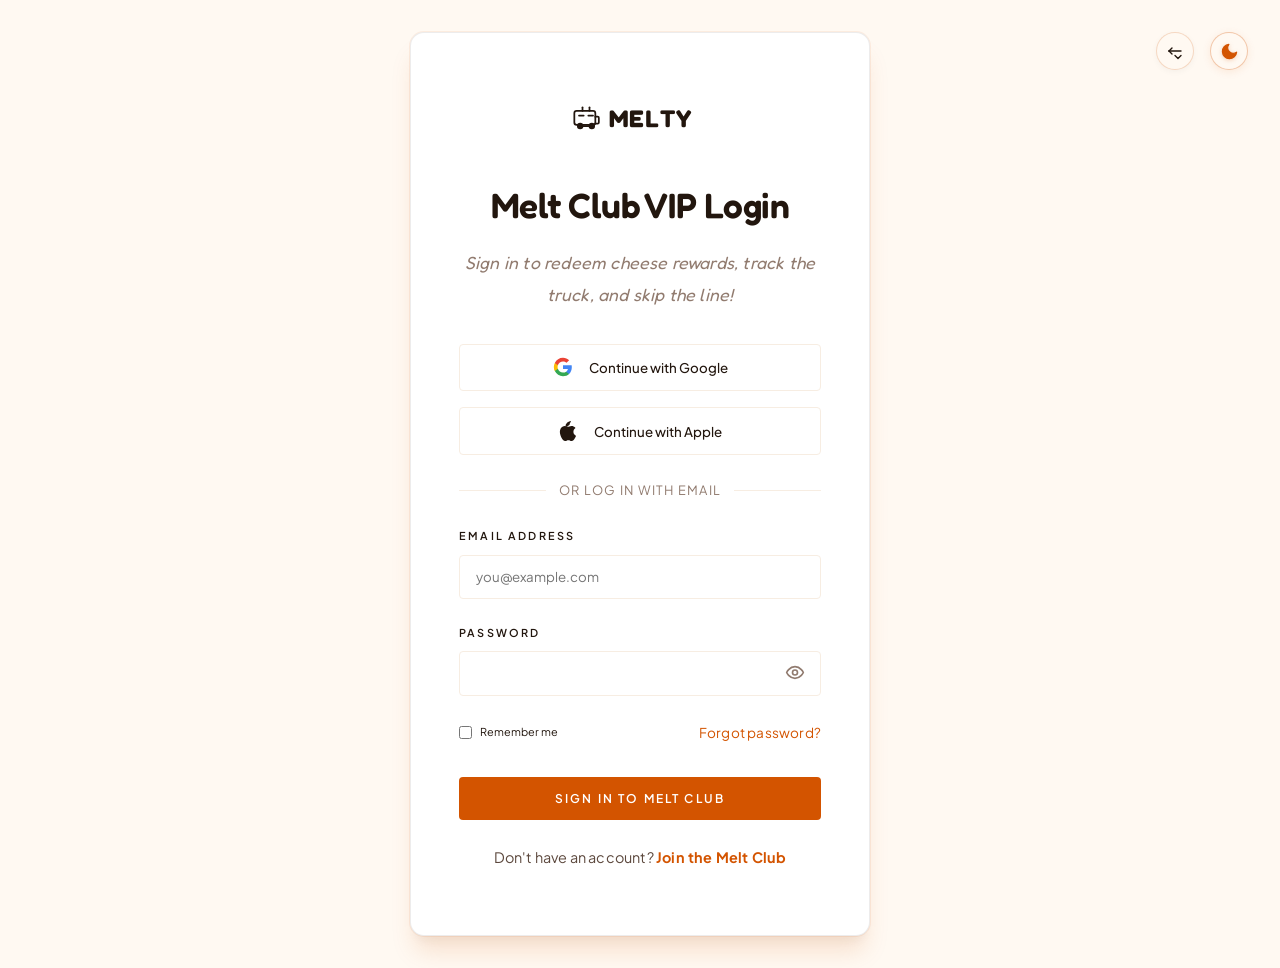
<file: login.html>
<!DOCTYPE html>
<html lang="en" dir="ltr">

<head>
    <meta charset="UTF-8">
    <meta name="viewport" content="width=device-width, initial-scale=1.0">
    <title>Melt Club VIP Login | Gourmet Grilled Cheese &amp; Comfort Food Truck</title>
    <link rel="icon" type="image/svg+xml" href="assets/images/favicon.svg">

    <link rel="preconnect" href="https://fonts.googleapis.com">
    <link rel="preconnect" href="https://fonts.gstatic.com" crossorigin>
    <link
        href="https://fonts.googleapis.com/css2?family=Fredoka:wght@400;500;600;700&family=Plus+Jakarta+Sans:wght@400;500;600;700;800&family=Space+Mono&display=swap"
        rel="stylesheet">

    <link rel="stylesheet" href="assets/css/styles.css">
    <script src="assets/js/script.js" defer></script>
</head>

<body class="auth-page">
    <div class="auth-card">
        <!-- Toggles -->
        <div class="auth-toggles">
            <button class="header-icon rtl-toggle" aria-label="Toggle RTL">
                <svg xmlns="http://www.w3.org/2000/svg" width="20" height="20" viewBox="0 0 24 24" fill="none"
                    stroke="currentColor" stroke-width="2" stroke-linecap="round" stroke-linejoin="round">
                    <path d="M4 12h16" />
                    <path d="M4 12l4 4" />
                    <path d="M4 12l4-4" />
                    <path d="m20 18-4 4-4-4" />
                </svg>
            </button>
            <button class="header-icon theme-toggle" aria-label="Switch to Dark Mode" title="Switch to Dark Mode">
                <svg class="sun-icon" xmlns="http://www.w3.org/2000/svg" viewBox="0 0 24 24" fill="none" stroke="currentColor" stroke-width="2" stroke-linecap="round" stroke-linejoin="round">
                    <circle cx="12" cy="12" r="4" />
                    <path d="M12 2v2" />
                    <path d="M12 20v2" />
                    <path d="m4.93 4.93 1.41 1.41" />
                    <path d="m17.66 17.66 1.41 1.41" />
                    <path d="M2 12h2" />
                    <path d="M20 12h2" />
                    <path d="m6.34 17.66-1.41 1.41" />
                    <path d="m19.07 4.93-1.41 1.41" />
                </svg>
                <svg class="moon-icon" xmlns="http://www.w3.org/2000/svg" viewBox="0 0 24 24" fill="currentColor" stroke="currentColor" stroke-width="1.5" stroke-linecap="round" stroke-linejoin="round">
                    <path d="M21 12.79A9 9 0 1 1 11.21 3 7 7 0 0 0 21 12.79z" />
                </svg>
            </button>
        </div>

        <a href="index.html" class="auth-logo brand-logo">
            <svg xmlns="http://www.w3.org/2000/svg" viewBox="0 0 24 24" fill="none" stroke="currentColor" stroke-width="1.8" stroke-linecap="round" stroke-linejoin="round">
                <rect width="18" height="12" x="2" y="5" rx="2" />
                <path d="M20 10h2a1 1 0 0 1 1 1v4a1 1 0 0 1-1 1h-2" />
                <circle cx="7" cy="18" r="2" fill="currentColor" />
                <circle cx="17" cy="18" r="2" fill="currentColor" />
                <path d="M6 9h4" />
                <path d="M14 9h4" />
                <path d="M9 18h6" />
                <path d="M9 2v3" />
                <path d="M15 2v3" />
            </svg>
            MELTY
        </a>

        <h1 class="auth-title h2" style="font-size: 2.2rem;">Melt Club VIP Login</h1>
        <div class="auth-subtitle">Sign in to redeem cheese rewards, track the truck, and skip the line!</div>

        <button class="social-login-btn">
            <svg viewBox="0 0 24 24" fill="currentColor">
                <path
                    d="M22.56 12.25c0-.78-.07-1.53-.2-2.25H12v4.26h5.92c-.26 1.37-1.04 2.53-2.21 3.31v2.77h3.57c2.08-1.92 3.28-4.74 3.28-8.09z"
                    fill="#4285F4" />
                <path
                    d="M12 23c2.97 0 5.46-.98 7.28-2.66l-3.57-2.77c-.98.66-2.23 1.06-3.71 1.06-2.86 0-5.29-1.93-6.16-4.53H2.18v2.84C3.99 20.53 7.7 23 12 23z"
                    fill="#34A853" />
                <path
                    d="M5.84 14.09c-.22-.66-.35-1.36-.35-2.09s.13-1.43.35-2.09V7.07H2.18C1.43 8.55 1 10.22 1 12s.43 3.45 1.18 4.93l2.85-2.22.81-.62z"
                    fill="#FBBC05" />
                <path
                    d="M12 5.38c1.62 0 3.06.56 4.21 1.64l3.15-3.15C17.45 2.09 14.97 1 12 1 7.7 1 3.99 3.47 2.18 7.07l3.66 2.84c.87-2.6 3.3-4.53 6.16-4.53z"
                    fill="#EA4335" />
            </svg>
            Continue with Google
        </button>

        <button class="social-login-btn">
            <svg viewBox="0 0 24 24" fill="currentColor">
                <path
                    d="M12.152 6.896c-.948 0-2.415-1.078-3.96-1.04-2.04.027-3.91 1.183-4.961 3.014-2.117 3.675-.546 9.103 1.519 12.09 1.013 1.454 2.208 3.09 3.792 3.039 1.52-.065 2.09-.987 3.935-.987 1.831 0 2.43.987 3.96.948 1.637-.026 2.62-1.482 3.6-2.94 1.13-1.65 1.59-3.26 1.614-3.344-.037-.013-3.138-1.2-3.161-4.787-.02-3.003 2.454-4.444 2.56-4.502-1.41-2.073-3.59-2.364-4.364-2.427-2.083-.17-4.116 1.054-5.116 1.054a3.81 3.81 0 0 1-2.42-.908zm1.884-3.662C15.022 2.04 15.65 0 15.65 0c-1.879.078-3.978 1.252-5.031 2.441-.937 1.054-1.678 2.56-1.463 4.027 2.08.156 3.948-1.054 4.88-2.234z" />
            </svg>
            Continue with Apple
        </button>

        <div class="auth-divider">or log in with email</div>

        <form action="#" method="POST" onsubmit="event.preventDefault()">
            <div class="form-group" style="text-align: left;">
                <label>Email address</label>
                <input type="email" class="form-control" placeholder="you@example.com" required>
            </div>
            <div class="form-group" style="text-align: left;">
                <label>Password</label>
                <div class="password-group">
                    <input type="password" class="form-control" required style="padding-right: 40px;">
                    <button type="button" class="pwd-toggle" aria-label="Toggle password visibility">
                        <svg xmlns="http://www.w3.org/2000/svg" width="20" height="20" viewBox="0 0 24 24" fill="none"
                            stroke="currentColor" stroke-width="2" stroke-linecap="round" stroke-linejoin="round"
                            class="lucide lucide-eye">
                            <path d="M2 12s3-7 10-7 10 7 10 7-3 7-10 7-10-7-10-7Z" />
                            <circle cx="12" cy="12" r="3" />
                        </svg>
                    </button>
                </div>
            </div>

            <div class="auth-options">
                <label class="checkbox-label" style="margin-bottom:0;">
                    <input type="checkbox"> Remember me
                </label>
                <a href="#" style="color:var(--color-primary); font-size:0.85rem;">Forgot password?</a>
            </div>

            <button type="submit" class="btn-primary">Sign In to Melt Club</button>
        </form>

        <p class="auth-sub">Don't have an account? <a href="register.html"
                style="color:var(--color-primary); font-weight:700;">Join the Melt Club</a></p>
    </div>

    <button class="move-to-top" id="moveToTop" aria-label="Move to top">
        <svg xmlns="http://www.w3.org/2000/svg" viewBox="0 0 24 24">
            <path d="m18 15-6-6-6 6" />
        </svg>
    </button>
</body>

</html>
</file>
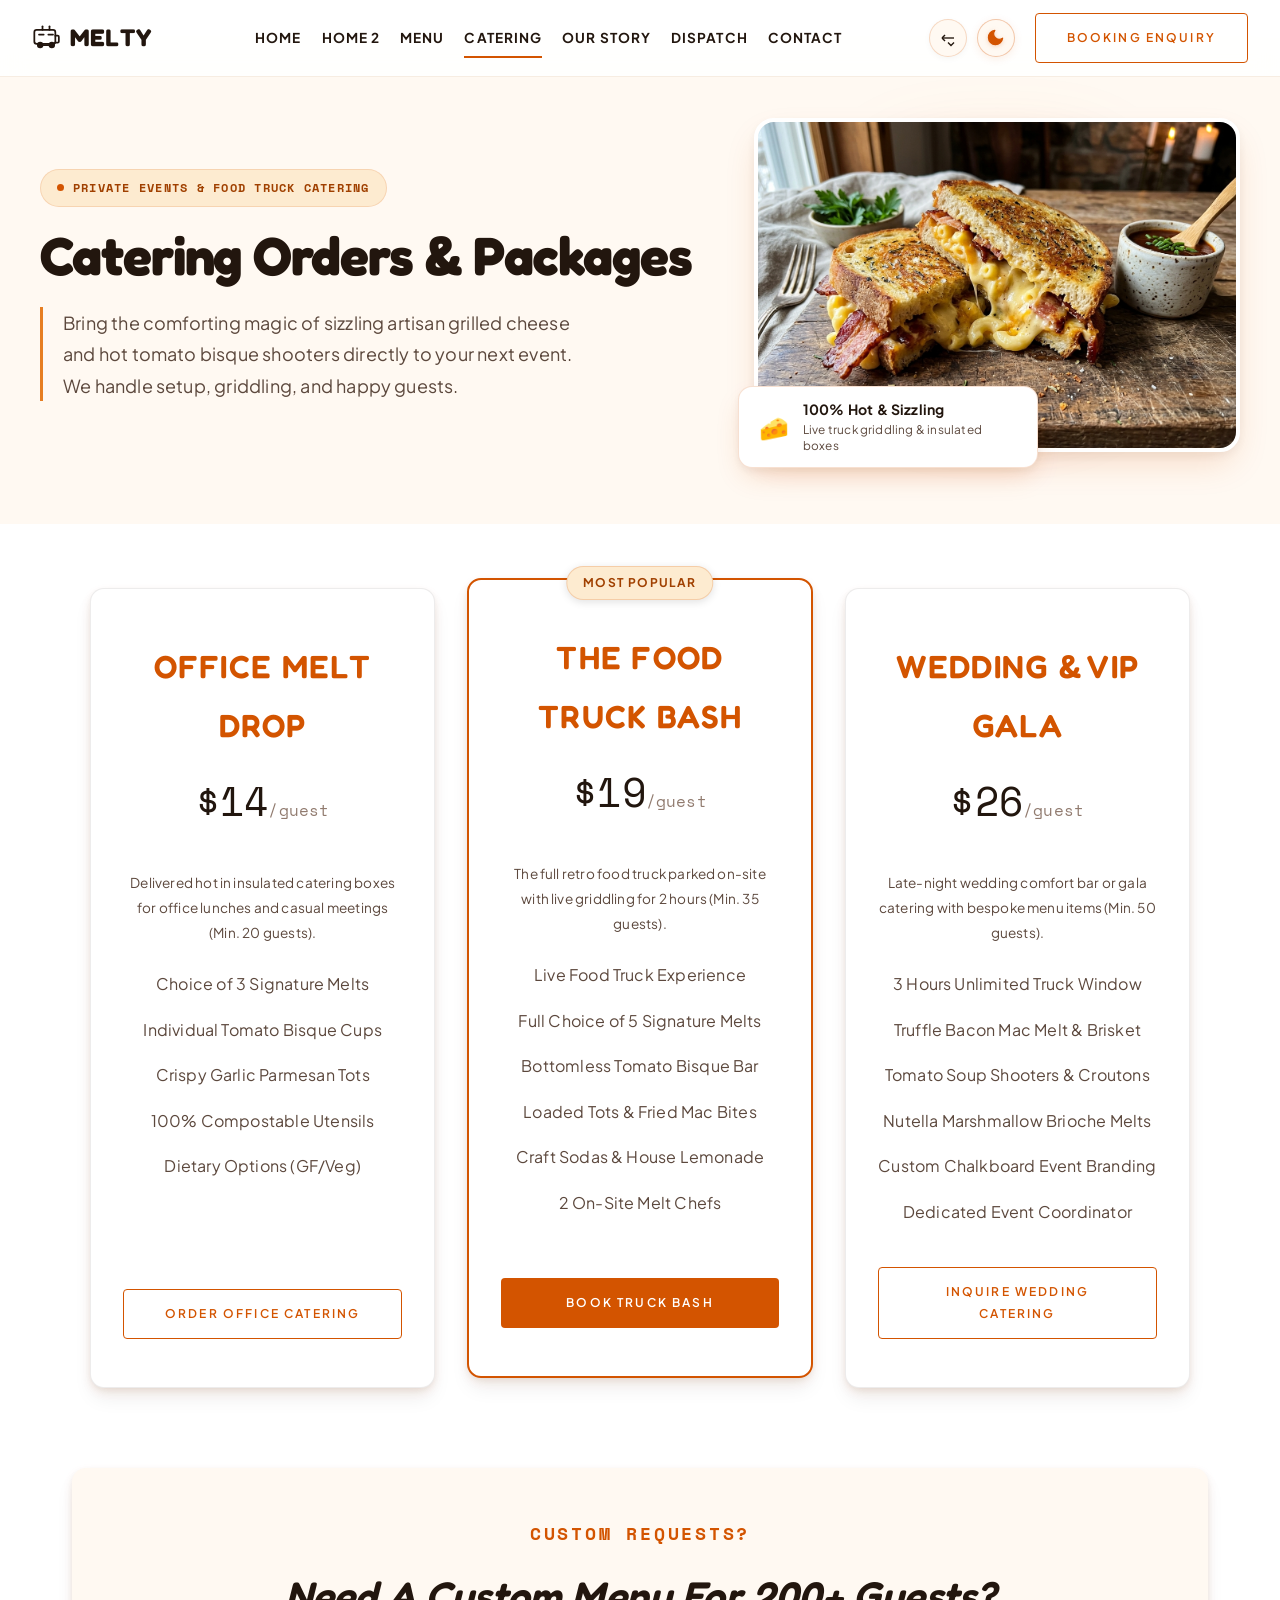
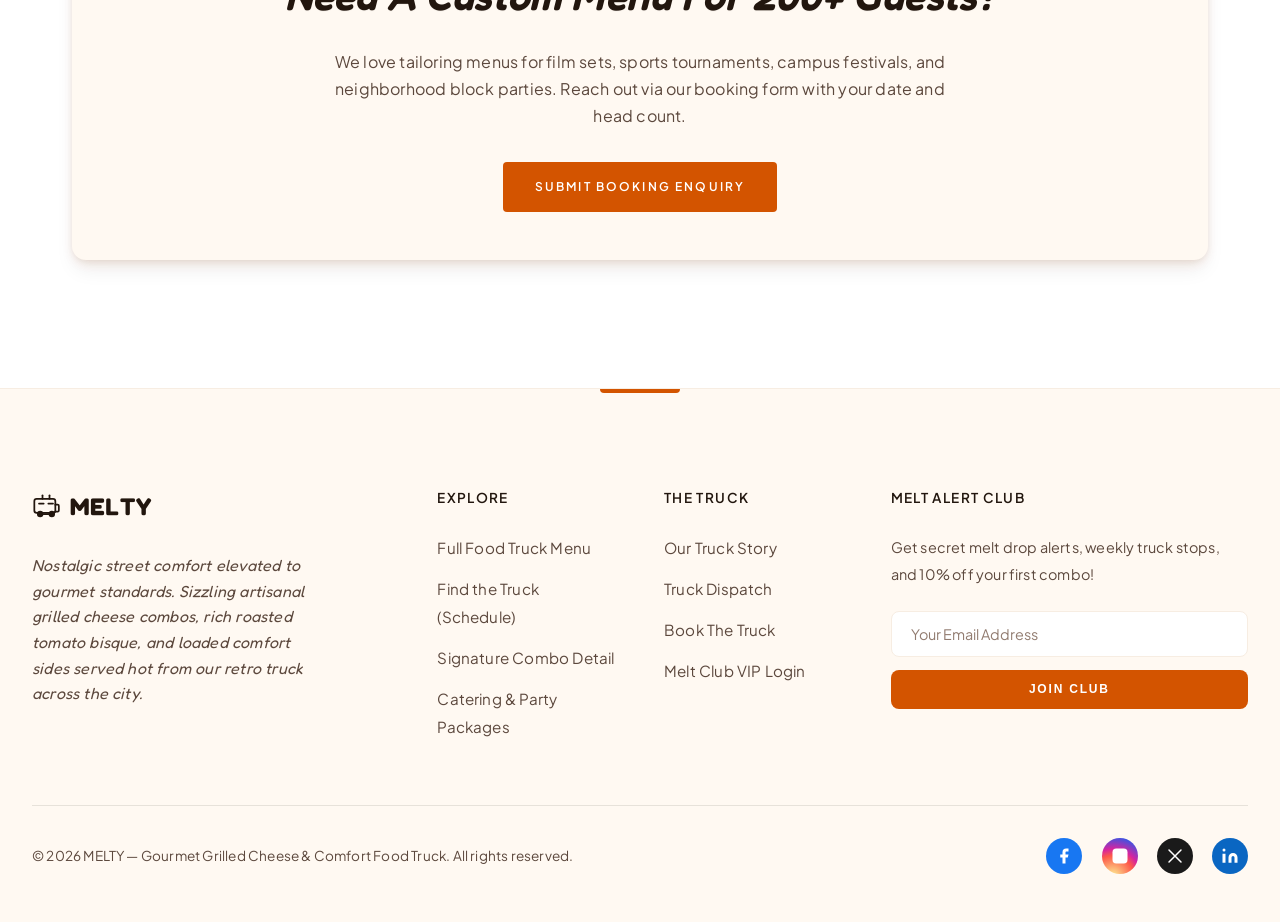
<file: pricing.html>
<!DOCTYPE html>
<html lang="en" dir="ltr">

<head>
    <meta charset="UTF-8">
    <meta name="viewport" content="width=device-width, initial-scale=1.0">
    <title>Catering Orders &amp; Packages | Gourmet Grilled Cheese &amp; Comfort Food Truck</title>
    <link rel="icon" type="image/svg+xml" href="assets/images/favicon.svg">
    <meta name="description"
        content="Book our gourmet grilled cheese food truck for corporate lunches, weddings, private celebrations, and festivals. Explore party packages and catering orders.">

    <link rel="preconnect" href="https://fonts.googleapis.com">
    <link rel="preconnect" href="https://fonts.gstatic.com" crossorigin>
    <link
        href="https://fonts.googleapis.com/css2?family=Fredoka:wght@400;500;600;700&family=Plus+Jakarta+Sans:wght@400;500;600;700;800&family=Space+Mono&display=swap"
        rel="stylesheet">

    <link rel="stylesheet" href="assets/css/styles.css">
    <script src="assets/js/script.js" defer></script>
</head>

<body>
    <header class="site-header">
        <a href="index.html" class="brand-logo">
            <svg xmlns="http://www.w3.org/2000/svg" viewBox="0 0 24 24" fill="none" stroke="currentColor" stroke-width="1.8" stroke-linecap="round" stroke-linejoin="round">
                <rect width="18" height="12" x="2" y="5" rx="2" />
                <path d="M20 10h2a1 1 0 0 1 1 1v4a1 1 0 0 1-1 1h-2" />
                <circle cx="7" cy="18" r="2" fill="currentColor" />
                <circle cx="17" cy="18" r="2" fill="currentColor" />
                <path d="M6 9h4" />
                <path d="M14 9h4" />
                <path d="M9 18h6" />
                <path d="M9 2v3" />
                <path d="M15 2v3" />
            </svg>
            MELTY
        </a>

        <nav class="nav-links">
            <a href="index.html">Home</a>
            <a href="home-2.html">Home 2</a>
            <a href="shop.html">Menu</a>
            <a href="pricing.html" class="active">Catering</a>
            <a href="about.html">Our Story</a>
            <a href="journal.html">Dispatch</a>
            <a href="contact.html">Contact</a>
            <a href="contact.html" class="mobile-only btn-secondary">Booking Enquiry</a>
        </nav>

        <div class="header-actions">
            <div class="header-icons">
                <button class="header-icon rtl-toggle" aria-label="Toggle RTL">
                    <svg xmlns="http://www.w3.org/2000/svg" viewBox="0 0 24 24" fill="none" stroke="currentColor">
                        <path d="M4 12h16" />
                        <path d="M4 12l4 4" />
                        <path d="M4 12l4-4" />
                        <path d="m20 18-4 4-4-4" />
                    </svg>
                </button>
                <button class="header-icon theme-toggle" aria-label="Switch to Dark Mode" title="Switch to Dark Mode">
                    <svg class="sun-icon" xmlns="http://www.w3.org/2000/svg" viewBox="0 0 24 24" fill="none" stroke="currentColor" stroke-width="2" stroke-linecap="round" stroke-linejoin="round">
                        <circle cx="12" cy="12" r="4" />
                        <path d="M12 2v2" />
                        <path d="M12 20v2" />
                        <path d="m4.93 4.93 1.41 1.41" />
                        <path d="m17.66 17.66 1.41 1.41" />
                        <path d="M2 12h2" />
                        <path d="M20 12h2" />
                        <path d="m6.34 17.66-1.41 1.41" />
                        <path d="m19.07 4.93-1.41 1.41" />
                    </svg>
                    <svg class="moon-icon" xmlns="http://www.w3.org/2000/svg" viewBox="0 0 24 24" fill="currentColor" stroke="currentColor" stroke-width="1.5" stroke-linecap="round" stroke-linejoin="round">
                        <path d="M21 12.79A9 9 0 1 1 11.21 3 7 7 0 0 0 21 12.79z" />
                    </svg>
                </button>
            </div>

            <div class="header-ctas">
                <a href="contact.html" class="btn-secondary">Booking Enquiry</a>
            </div>

            <button class="mobile-menu-btn" aria-label="Menu">
                <svg class="lucide lucide-menu" xmlns="http://www.w3.org/2000/svg" width="24" height="24"
                    viewBox="0 0 24 24" fill="none" stroke="currentColor" stroke-width="2" stroke-linecap="round"
                    stroke-linejoin="round">
                    <line x1="4" x2="20" y1="12" y2="12" />
                    <line x1="4" x2="20" y1="6" y2="6" />
                    <line x1="4" x2="20" y1="18" y2="18" />
                </svg>
            </button>
        </div>
    </header>

    <main>
        <section class="page-header page-header--split paper-texture stagger-container">
            <div class="page-header-grid">
                <div class="page-header-content">
                    <div class="hero-tag-badge">
                        <span class="tag-dot"></span> Private Events &amp; Food Truck Catering
                    </div>
                    <h1>Catering Orders &amp; Packages</h1>
                    <p>Bring the comforting magic of sizzling artisan grilled cheese and hot tomato bisque shooters directly to your next event. We handle setup, griddling, and happy guests.</p>
                </div>
                <div class="page-header-media">
                    <div class="page-header-img-wrap">
                        <img src="assets/images/truffle_bacon_melt.jpg" alt="Gourmet Catering Melts &amp; Food Truck Service" class="page-header-img">
                    </div>
                    <div class="hero-floating-badge">
                        <div class="floating-badge-icon">🧀</div>
                        <div class="floating-badge-text">
                            <strong>100% Hot &amp; Sizzling</strong>
                            <span>Live truck griddling &amp; insulated boxes</span>
                        </div>
                    </div>
                </div>
            </div>
        </section>

        <section class="stagger-container" style="padding: 4rem 2rem 8rem; max-width:1200px; margin:0 auto;">
            <div class="pricing-grid stagger-item">
                <!-- Tier 1 -->
                <div class="card pricing-card">
                    <h3 class="pricing-title">Office Melt Drop</h3>
                    <div class="pricing-amount">$14<span>/guest</span></div>
                    <p style="font-size:0.85rem; color:var(--text-muted); margin-bottom:1.5rem;">Delivered hot in insulated catering boxes for office lunches and casual meetings (Min. 20 guests).</p>
                    <ul class="pricing-features">
                        <li>Choice of 3 Signature Melts</li>
                        <li>Individual Tomato Bisque Cups</li>
                        <li>Crispy Garlic Parmesan Tots</li>
                        <li>100% Compostable Utensils</li>
                        <li>Dietary Options (GF/Veg)</li>
                    </ul>
                    <a href="contact.html" class="btn-secondary btn-block">Order Office Catering</a>
                </div>

                <!-- Tier 2 (POPULAR) -->
                <div class="card pricing-card popular">
                    <span class="popular-badge">Most Popular</span>
                    <h3 class="pricing-title">The Food Truck Bash</h3>
                    <div class="pricing-amount">$19<span>/guest</span></div>
                    <p style="font-size:0.85rem; color:var(--text-muted); margin-bottom:1.5rem;">The full retro food truck parked on-site with live griddling for 2 hours (Min. 35 guests).</p>
                    <ul class="pricing-features">
                        <li>Live Food Truck Experience</li>
                        <li>Full Choice of 5 Signature Melts</li>
                        <li>Bottomless Tomato Bisque Bar</li>
                        <li>Loaded Tots &amp; Fried Mac Bites</li>
                        <li>Craft Sodas &amp; House Lemonade</li>
                        <li>2 On-Site Melt Chefs</li>
                    </ul>
                    <a href="contact.html" class="btn-primary btn-block">Book Truck Bash</a>
                </div>

                <!-- Tier 3 -->
                <div class="card pricing-card">
                    <h3 class="pricing-title">Wedding &amp; VIP Gala</h3>
                    <div class="pricing-amount">$26<span>/guest</span></div>
                    <p style="font-size:0.85rem; color:var(--text-muted); margin-bottom:1.5rem;">Late-night wedding comfort bar or gala catering with bespoke menu items (Min. 50 guests).</p>
                    <ul class="pricing-features">
                        <li>3 Hours Unlimited Truck Window</li>
                        <li>Truffle Bacon Mac Melt &amp; Brisket</li>
                        <li>Tomato Soup Shooters &amp; Croutons</li>
                        <li>Nutella Marshmallow Brioche Melts</li>
                        <li>Custom Chalkboard Event Branding</li>
                        <li>Dedicated Event Coordinator</li>
                    </ul>
                    <a href="contact.html" class="btn-secondary btn-block">Inquire Wedding Catering</a>
                </div>
            </div>

            <!-- Additional Catering Info -->
            <div style="margin-top:5rem; background:var(--bg-surface); padding:3rem; border-radius:var(--radius-lg); text-align:center; box-shadow:var(--shadow-float);">
                <h3 style="color:var(--color-primary); font-family:var(--font-mono); text-transform:uppercase; letter-spacing:0.15em; margin-bottom:0.5rem;">Custom Requests?</h3>
                <h2 style="font-size:clamp(1.8rem, 3.5vw, 2.5rem); margin-bottom:1rem;">Need A Custom Menu For 200+ Guests?</h2>
                <p style="max-width:650px; margin:0 auto 2rem; color:var(--text-muted); line-height:1.7;">We love tailoring menus for film sets, sports tournaments, campus festivals, and neighborhood block parties. Reach out via our booking form with your date and head count.</p>
                <a href="contact.html" class="btn-primary">Submit Booking Enquiry</a>
            </div>
        </section>
    </main>

    <!-- FOOTER -->
    <footer class="site-footer">
        <div class="footer-grid">
            <div class="footer-brand">
                <div class="brand-logo">
                    <svg xmlns="http://www.w3.org/2000/svg" viewBox="0 0 24 24" fill="none" stroke="currentColor" stroke-width="1.8" stroke-linecap="round" stroke-linejoin="round">
                        <rect width="18" height="12" x="2" y="5" rx="2" />
                        <path d="M20 10h2a1 1 0 0 1 1 1v4a1 1 0 0 1-1 1h-2" />
                        <circle cx="7" cy="18" r="2" fill="currentColor" />
                        <circle cx="17" cy="18" r="2" fill="currentColor" />
                        <path d="M6 9h4" />
                        <path d="M14 9h4" />
                        <path d="M9 18h6" />
                        <path d="M9 2v3" />
                        <path d="M15 2v3" />
                    </svg>
                    MELTY
                </div>
                <p>Nostalgic street comfort elevated to gourmet standards. Sizzling artisanal grilled cheese combos, rich roasted tomato bisque, and loaded comfort sides served hot from our retro truck across the city.</p>
            </div>

            <div>
                <h3 class="footer-title">Explore</h3>
                <nav class="footer-links">
                    <a href="shop.html">Full Food Truck Menu</a>
                    <a href="home-2.html">Find the Truck (Schedule)</a>
                    <a href="product.html">Signature Combo Detail</a>
                    <a href="pricing.html">Catering &amp; Party Packages</a>
                </nav>
            </div>

            <div>
                <h3 class="footer-title">The Truck</h3>
                <nav class="footer-links">
                    <a href="about.html">Our Truck Story</a>
                    <a href="journal.html">Truck Dispatch</a>
                    <a href="contact.html">Book The Truck</a>
                    <a href="login.html">Melt Club VIP Login</a>
                </nav>
            </div>

            <div>
                <h3 class="footer-title">Melt Alert Club</h3>
                <p style="font-size:0.9rem; margin-bottom: 0.5rem;">Get secret melt drop alerts, weekly truck stops, and 10% off your first combo!
                </p>
                <form class="newsletter-form" onsubmit="event.preventDefault()">
                    <input type="email" placeholder="Your Email Address" class="newsletter-input" required
                        aria-label="Email Address">
                    <button type="submit" class="newsletter-btn">Join Club</button>
                </form>
            </div>
        </div>

        <div class="footer-bottom">
            <p>&copy; 2026 MELTY — Gourmet Grilled Cheese &amp; Comfort Food Truck. All rights reserved.</p>
            <div class="social-icons">
                <a href="#" class="social-icon social-facebook" aria-label="Facebook">
                    <svg viewBox="0 0 24 24">
                        <path d="M18 2h-3a5 5 0 0 0-5 5v3H7v4h3v8h4v-8h3l1-4h-4V7a1 1 0 0 1 1-1h3z" />
                    </svg>
                </a>
                <a href="#" class="social-icon social-instagram" aria-label="Instagram">
                    <svg viewBox="0 0 24 24">
                        <rect x="2" y="2" width="20" height="20" rx="5" ry="5" />
                        <path d="M16 11.37A4 4 0 1 1 12.63 8 4 4 0 0 1 16 11.37z" />
                        <line x1="17.5" y1="6.5" x2="17.51" y2="6.5" />
                    </svg>
                </a>
                <a href="#" class="social-icon social-twitter" aria-label="Twitter">
                    <svg viewBox="0 0 24 24">
                        <path d="M4 4l16 16M4 20L20 4" stroke="currentColor" stroke-width="2" stroke-linecap="round"
                            fill="none" />
                    </svg>
                </a>
                <a href="#" class="social-icon social-linkedin" aria-label="LinkedIn">
                    <svg viewBox="0 0 24 24">
                        <path d="M16 8a6 6 0 0 1 6 6v7h-4v-7a2 2 0 0 0-2-2 2 2 0 0 0-2 2v7h-4v-7a6 6 0 0 1 6-6z" />
                        <rect x="2" y="9" width="4" height="12" />
                        <circle cx="4" cy="4" r="2" />
                    </svg>
                </a>
            </div>
        </div>
    </footer>

    <button class="move-to-top" id="moveToTop" aria-label="Move to top">
        <svg xmlns="http://www.w3.org/2000/svg" viewBox="0 0 24 24">
            <path d="m18 15-6-6-6 6" />
        </svg>
    </button>
</body>

</html>
</file>
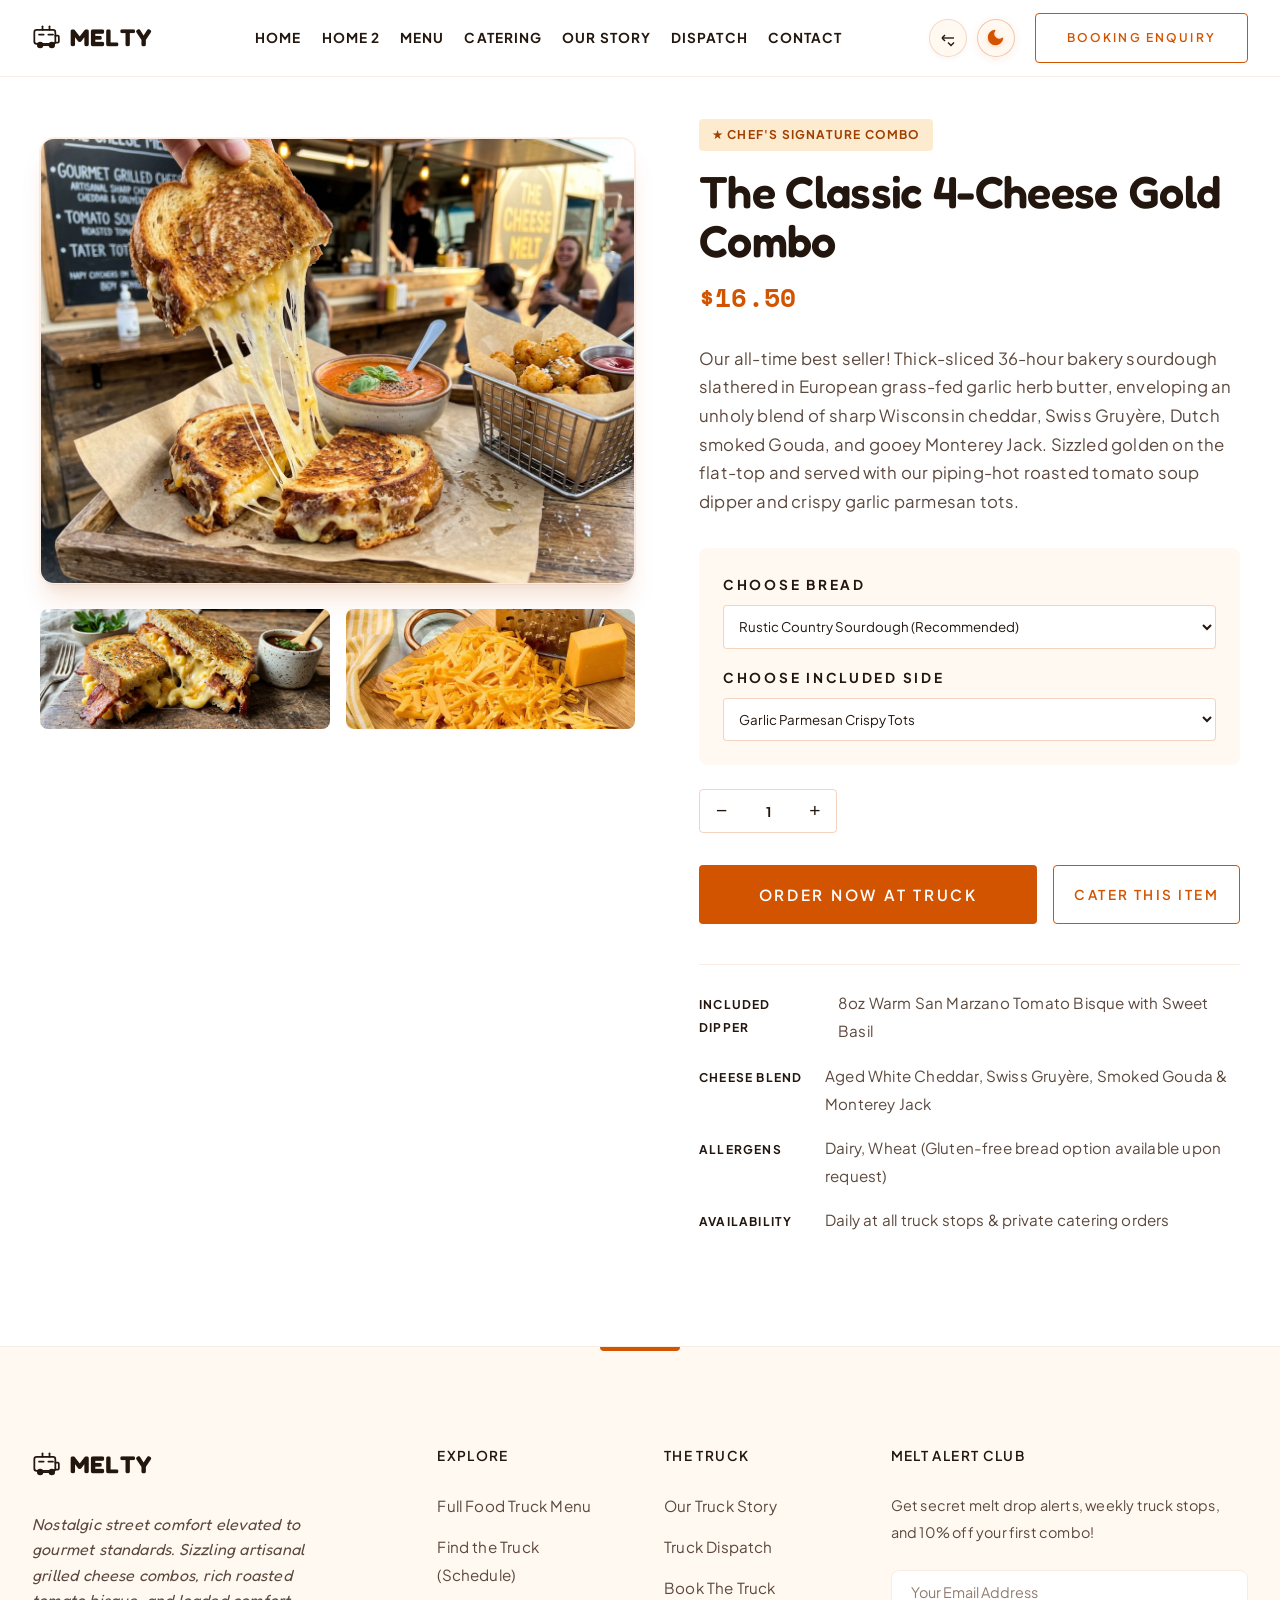
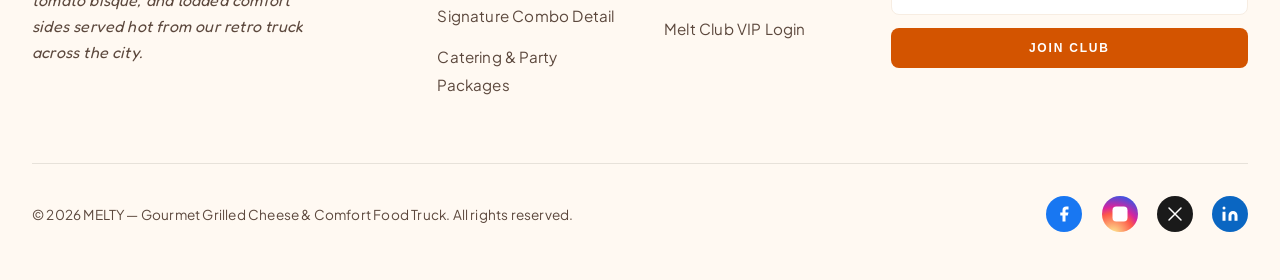
<file: product.html>
<!DOCTYPE html>
<html lang="en" dir="ltr">

<head>
    <meta charset="UTF-8">
    <meta name="viewport" content="width=device-width, initial-scale=1.0">
    <title>The Classic 4-Cheese Gold Combo | Gourmet Grilled Cheese &amp; Comfort Food Truck</title>
    <link rel="icon" type="image/svg+xml" href="assets/images/favicon.svg">
    <meta name="description"
        content="Order our signature Classic 4-Cheese Gold Grilled Cheese Melt paired with slow-simmered roasted tomato bisque and crispy garlic herb tots.">

    <link rel="preconnect" href="https://fonts.googleapis.com">
    <link rel="preconnect" href="https://fonts.gstatic.com" crossorigin>
    <link
        href="https://fonts.googleapis.com/css2?family=Fredoka:wght@400;500;600;700&family=Plus+Jakarta+Sans:wght@400;500;600;700;800&family=Space+Mono&display=swap"
        rel="stylesheet">

    <link rel="stylesheet" href="assets/css/styles.css">
    <script src="assets/js/script.js" defer></script>
    <style>
        .product-page-layout {
            display: grid;
            grid-template-columns: 1.1fr 1fr;
            gap: 4rem;
            max-width: 1200px;
            margin: 0 auto;
            align-items: start;
        }

        .product-gallery {
            position: sticky;
            top: 100px;
        }

        .product-main-img {
            width: 100%;
            aspect-ratio: 4/3;
            object-fit: cover;
            border-radius: var(--radius-lg);
            border: 1px solid rgba(211, 84, 0, 0.12);
            box-shadow: var(--shadow-lift);
        }

        .product-details {
            padding: 1rem 0;
        }

        .product-page-title {
            font-family: var(--font-display);
            font-size: clamp(2.2rem, 3.5vw, 3.2rem);
            color: var(--text-ink);
            margin-bottom: 0.5rem;
            line-height: 1.1;
        }

        .product-page-price {
            font-family: var(--font-mono);
            font-size: 1.6rem;
            font-weight: 700;
            color: var(--color-primary);
            margin-bottom: 1.5rem;
        }

        .product-desc {
            margin-bottom: 2rem;
            font-size: 1.05rem;
            color: var(--text-muted);
            line-height: 1.7;
        }

        .quantity-selector {
            display: flex;
            align-items: center;
            border: 1px solid rgba(211,84,0,0.25);
            border-radius: var(--radius-sm);
            width: fit-content;
            margin-bottom: 2rem;
        }

        .qty-btn {
            background: transparent;
            border: none;
            padding: 10px 16px;
            cursor: pointer;
            color: var(--text-ink);
            font-size: 1.2rem;
            transition: background 0.2s;
        }

        .qty-btn:hover {
            background: var(--color-primary-light);
        }

        .qty-input {
            width: 50px;
            text-align: center;
            border: none;
            background: transparent;
            color: var(--text-ink);
            font-family: var(--font-body);
            font-weight: 700;
        }

        .product-action-row {
            display: flex;
            gap: 1rem;
            margin-bottom: 2.5rem;
        }

        .product-action-row .btn-primary {
            flex: 1;
            padding: 16px;
            font-size: 0.95rem;
            text-align: center;
        }

        .product-meta {
            border-top: 1px solid var(--bg-deep);
            padding-top: 1.5rem;
            display: flex;
            flex-direction: column;
            gap: 1rem;
        }

        .meta-item {
            display: flex;
            gap: 1rem;
            align-items: baseline;
        }

        .meta-label {
            font-weight: 700;
            color: var(--text-ink);
            min-width: 110px;
            text-transform: uppercase;
            font-size: 0.75rem;
            letter-spacing: 0.1em;
        }

        .meta-value {
            color: var(--text-muted);
            font-size: 0.95rem;
        }

        @media (max-width: 900px) {
            .product-page-layout {
                grid-template-columns: 1fr;
                gap: 2rem;
            }

            .product-gallery {
                position: static;
            }
        }
    </style>
</head>

<body>
    <header class="site-header">
        <a href="index.html" class="brand-logo">
            <svg xmlns="http://www.w3.org/2000/svg" viewBox="0 0 24 24" fill="none" stroke="currentColor" stroke-width="1.8" stroke-linecap="round" stroke-linejoin="round">
                <rect width="18" height="12" x="2" y="5" rx="2" />
                <path d="M20 10h2a1 1 0 0 1 1 1v4a1 1 0 0 1-1 1h-2" />
                <circle cx="7" cy="18" r="2" fill="currentColor" />
                <circle cx="17" cy="18" r="2" fill="currentColor" />
                <path d="M6 9h4" />
                <path d="M14 9h4" />
                <path d="M9 18h6" />
                <path d="M9 2v3" />
                <path d="M15 2v3" />
            </svg>
            MELTY
        </a>

        <nav class="nav-links">
            <a href="index.html">Home</a>
            <a href="home-2.html">Home 2</a>
            <a href="shop.html">Menu</a>
            <a href="pricing.html">Catering</a>
            <a href="about.html">Our Story</a>
            <a href="journal.html">Dispatch</a>
            <a href="contact.html">Contact</a>
            <a href="contact.html" class="mobile-only btn-secondary">Booking Enquiry</a>
        </nav>

        <div class="header-actions">
            <div class="header-icons">
                <button class="header-icon rtl-toggle" aria-label="Toggle RTL">
                    <svg xmlns="http://www.w3.org/2000/svg" viewBox="0 0 24 24" fill="none" stroke="currentColor">
                        <path d="M4 12h16" />
                        <path d="M4 12l4 4" />
                        <path d="M4 12l4-4" />
                        <path d="m20 18-4 4-4-4" />
                    </svg>
                </button>
                <button class="header-icon theme-toggle" aria-label="Switch to Dark Mode" title="Switch to Dark Mode">
                    <svg class="sun-icon" xmlns="http://www.w3.org/2000/svg" viewBox="0 0 24 24" fill="none" stroke="currentColor" stroke-width="2" stroke-linecap="round" stroke-linejoin="round">
                        <circle cx="12" cy="12" r="4" />
                        <path d="M12 2v2" />
                        <path d="M12 20v2" />
                        <path d="m4.93 4.93 1.41 1.41" />
                        <path d="m17.66 17.66 1.41 1.41" />
                        <path d="M2 12h2" />
                        <path d="M20 12h2" />
                        <path d="m6.34 17.66-1.41 1.41" />
                        <path d="m19.07 4.93-1.41 1.41" />
                    </svg>
                    <svg class="moon-icon" xmlns="http://www.w3.org/2000/svg" viewBox="0 0 24 24" fill="currentColor" stroke="currentColor" stroke-width="1.5" stroke-linecap="round" stroke-linejoin="round">
                        <path d="M21 12.79A9 9 0 1 1 11.21 3 7 7 0 0 0 21 12.79z" />
                    </svg>
                </button>
            </div>

            <div class="header-ctas">
                <a href="contact.html" class="btn-secondary">Booking Enquiry</a>
            </div>

            <button class="mobile-menu-btn" aria-label="Menu">
                <svg class="lucide lucide-menu" xmlns="http://www.w3.org/2000/svg" width="24" height="24"
                    viewBox="0 0 24 24" fill="none" stroke="currentColor" stroke-width="2" stroke-linecap="round"
                    stroke-linejoin="round">
                    <line x1="4" x2="20" y1="12" y2="12" />
                    <line x1="4" x2="20" y1="6" y2="6" />
                    <line x1="4" x2="20" y1="18" y2="18" />
                </svg>
            </button>
        </div>
    </header>

    <main style="padding: 4rem 2rem 6rem;">
        <div class="product-page-layout">
            <!-- Left Gallery -->
            <div class="product-gallery">
                <img src="assets/images/hero_grilled_cheese.jpg" alt="The Classic 4-Cheese Gold Combo" class="product-main-img">
                <div style="display:grid; grid-template-columns: 1fr 1fr; gap:1rem; margin-top:1rem;">
                    <img src="assets/images/truffle_bacon_melt.jpg" alt="Cheese Pull Detail" style="width:100%; height:120px; object-fit:cover; border-radius:var(--radius-md);">
                    <img src="assets/images/food_truck_new.jpg" alt="Served Fresh from the Truck" style="width:100%; height:120px; object-fit:cover; border-radius:var(--radius-md);">
                </div>
            </div>

            <!-- Right Details -->
            <div class="product-details">
                <span style="display:inline-block; padding:0.3rem 0.8rem; background:var(--color-primary-light); color:var(--color-primary-dark); border-radius:4px; font-weight:700; font-size:0.75rem; letter-spacing:0.1em; text-transform:uppercase; margin-bottom:1rem;">
                    ★ Chef's Signature Combo
                </span>
                <h1 class="product-page-title">The Classic 4-Cheese Gold Combo</h1>
                <div class="product-page-price">$16.50</div>

                <p class="product-desc">
                    Our all-time best seller! Thick-sliced 36-hour bakery sourdough slathered in European grass-fed garlic herb butter, enveloping an unholy blend of sharp Wisconsin cheddar, Swiss Gruyère, Dutch smoked Gouda, and gooey Monterey Jack. Sizzled golden on the flat-top and served with our piping-hot roasted tomato soup dipper and crispy garlic parmesan tots.
                </p>

                <!-- Combo Options -->
                <div style="margin-bottom:1.5rem; background:var(--bg-surface); padding:1.5rem; border-radius:var(--radius-md);">
                    <label style="font-weight:700; font-size:0.85rem; text-transform:uppercase; color:var(--text-ink); display:block; margin-bottom:0.5rem;">Choose Bread</label>
                    <select class="form-control" style="width:100%; padding:0.7rem; border-radius:var(--radius-sm); border:1px solid rgba(211,84,0,0.25); background:var(--bg-card); color:var(--text-ink);">
                        <option>Rustic Country Sourdough (Recommended)</option>
                        <option>Golden Toasted Brioche</option>
                        <option>Gluten-Free Seeded Sourdough (+ $1.50)</option>
                    </select>

                    <label style="font-weight:700; font-size:0.85rem; text-transform:uppercase; color:var(--text-ink); display:block; margin:1rem 0 0.5rem;">Choose Included Side</label>
                    <select class="form-control" style="width:100%; padding:0.7rem; border-radius:var(--radius-sm); border:1px solid rgba(211,84,0,0.25); background:var(--bg-card); color:var(--text-ink);">
                        <option>Garlic Parmesan Crispy Tots</option>
                        <option>Classic Sea Salt Fries</option>
                        <option>Fried Mac &amp; Cheese Bites (+ $2.00)</option>
                    </select>
                </div>

                <div class="quantity-selector">
                    <button class="qty-btn" onclick="let q=document.getElementById('pQty'); if(parseInt(q.value)>1) q.value=parseInt(q.value)-1;">−</button>
                    <input type="text" value="1" id="pQty" class="qty-input" readonly>
                    <button class="qty-btn" onclick="let q=document.getElementById('pQty'); q.value=parseInt(q.value)+1;">+</button>
                </div>

                <div class="product-action-row">
                    <button class="btn-primary" onclick="alert('Added Classic 4-Cheese Gold Combo to order!');">Order Now at Truck</button>
                    <a href="contact.html" class="btn-secondary" style="text-decoration:none; padding:16px 20px; font-size:0.85rem; text-align:center;">Cater This Item</a>
                </div>

                <div class="product-meta">
                    <div class="meta-item">
                        <span class="meta-label">Included Dipper</span>
                        <span class="meta-value">8oz Warm San Marzano Tomato Bisque with Sweet Basil</span>
                    </div>
                    <div class="meta-item">
                        <span class="meta-label">Cheese Blend</span>
                        <span class="meta-value">Aged White Cheddar, Swiss Gruyère, Smoked Gouda &amp; Monterey Jack</span>
                    </div>
                    <div class="meta-item">
                        <span class="meta-label">Allergens</span>
                        <span class="meta-value">Dairy, Wheat (Gluten-free bread option available upon request)</span>
                    </div>
                    <div class="meta-item">
                        <span class="meta-label">Availability</span>
                        <span class="meta-value">Daily at all truck stops &amp; private catering orders</span>
                    </div>
                </div>
            </div>
        </div>
    </main>

    <!-- FOOTER -->
    <footer class="site-footer">
        <div class="footer-grid">
            <div class="footer-brand">
                <div class="brand-logo">
                    <svg xmlns="http://www.w3.org/2000/svg" viewBox="0 0 24 24" fill="none" stroke="currentColor" stroke-width="1.8" stroke-linecap="round" stroke-linejoin="round">
                        <rect width="18" height="12" x="2" y="5" rx="2" />
                        <path d="M20 10h2a1 1 0 0 1 1 1v4a1 1 0 0 1-1 1h-2" />
                        <circle cx="7" cy="18" r="2" fill="currentColor" />
                        <circle cx="17" cy="18" r="2" fill="currentColor" />
                        <path d="M6 9h4" />
                        <path d="M14 9h4" />
                        <path d="M9 18h6" />
                        <path d="M9 2v3" />
                        <path d="M15 2v3" />
                    </svg>
                    MELTY
                </div>
                <p>Nostalgic street comfort elevated to gourmet standards. Sizzling artisanal grilled cheese combos, rich roasted tomato bisque, and loaded comfort sides served hot from our retro truck across the city.</p>
            </div>

            <div>
                <h3 class="footer-title">Explore</h3>
                <nav class="footer-links">
                    <a href="shop.html">Full Food Truck Menu</a>
                    <a href="home-2.html">Find the Truck (Schedule)</a>
                    <a href="product.html">Signature Combo Detail</a>
                    <a href="pricing.html">Catering &amp; Party Packages</a>
                </nav>
            </div>

            <div>
                <h3 class="footer-title">The Truck</h3>
                <nav class="footer-links">
                    <a href="about.html">Our Truck Story</a>
                    <a href="journal.html">Truck Dispatch</a>
                    <a href="contact.html">Book The Truck</a>
                    <a href="login.html">Melt Club VIP Login</a>
                </nav>
            </div>

            <div>
                <h3 class="footer-title">Melt Alert Club</h3>
                <p style="font-size:0.9rem; margin-bottom: 0.5rem;">Get secret melt drop alerts, weekly truck stops, and 10% off your first combo!
                </p>
                <form class="newsletter-form" onsubmit="event.preventDefault()">
                    <input type="email" placeholder="Your Email Address" class="newsletter-input" required
                        aria-label="Email Address">
                    <button type="submit" class="newsletter-btn">Join Club</button>
                </form>
            </div>
        </div>

        <div class="footer-bottom">
            <p>&copy; 2026 MELTY — Gourmet Grilled Cheese &amp; Comfort Food Truck. All rights reserved.</p>
            <div class="social-icons">
                <a href="#" class="social-icon social-facebook" aria-label="Facebook">
                    <svg viewBox="0 0 24 24">
                        <path d="M18 2h-3a5 5 0 0 0-5 5v3H7v4h3v8h4v-8h3l1-4h-4V7a1 1 0 0 1 1-1h3z" />
                    </svg>
                </a>
                <a href="#" class="social-icon social-instagram" aria-label="Instagram">
                    <svg viewBox="0 0 24 24">
                        <rect x="2" y="2" width="20" height="20" rx="5" ry="5" />
                        <path d="M16 11.37A4 4 0 1 1 12.63 8 4 4 0 0 1 16 11.37z" />
                        <line x1="17.5" y1="6.5" x2="17.51" y2="6.5" />
                    </svg>
                </a>
                <a href="#" class="social-icon social-twitter" aria-label="Twitter">
                    <svg viewBox="0 0 24 24">
                        <path d="M4 4l16 16M4 20L20 4" stroke="currentColor" stroke-width="2" stroke-linecap="round"
                            fill="none" />
                    </svg>
                </a>
                <a href="#" class="social-icon social-linkedin" aria-label="LinkedIn">
                    <svg viewBox="0 0 24 24">
                        <path d="M16 8a6 6 0 0 1 6 6v7h-4v-7a2 2 0 0 0-2-2 2 2 0 0 0-2 2v7h-4v-7a6 6 0 0 1 6-6z" />
                        <rect x="2" y="9" width="4" height="12" />
                        <circle cx="4" cy="4" r="2" />
                    </svg>
                </a>
            </div>
        </div>
    </footer>

    <button class="move-to-top" id="moveToTop" aria-label="Move to top">
        <svg xmlns="http://www.w3.org/2000/svg" viewBox="0 0 24 24">
            <path d="m18 15-6-6-6 6" />
        </svg>
    </button>
</body>

</html>
</file>
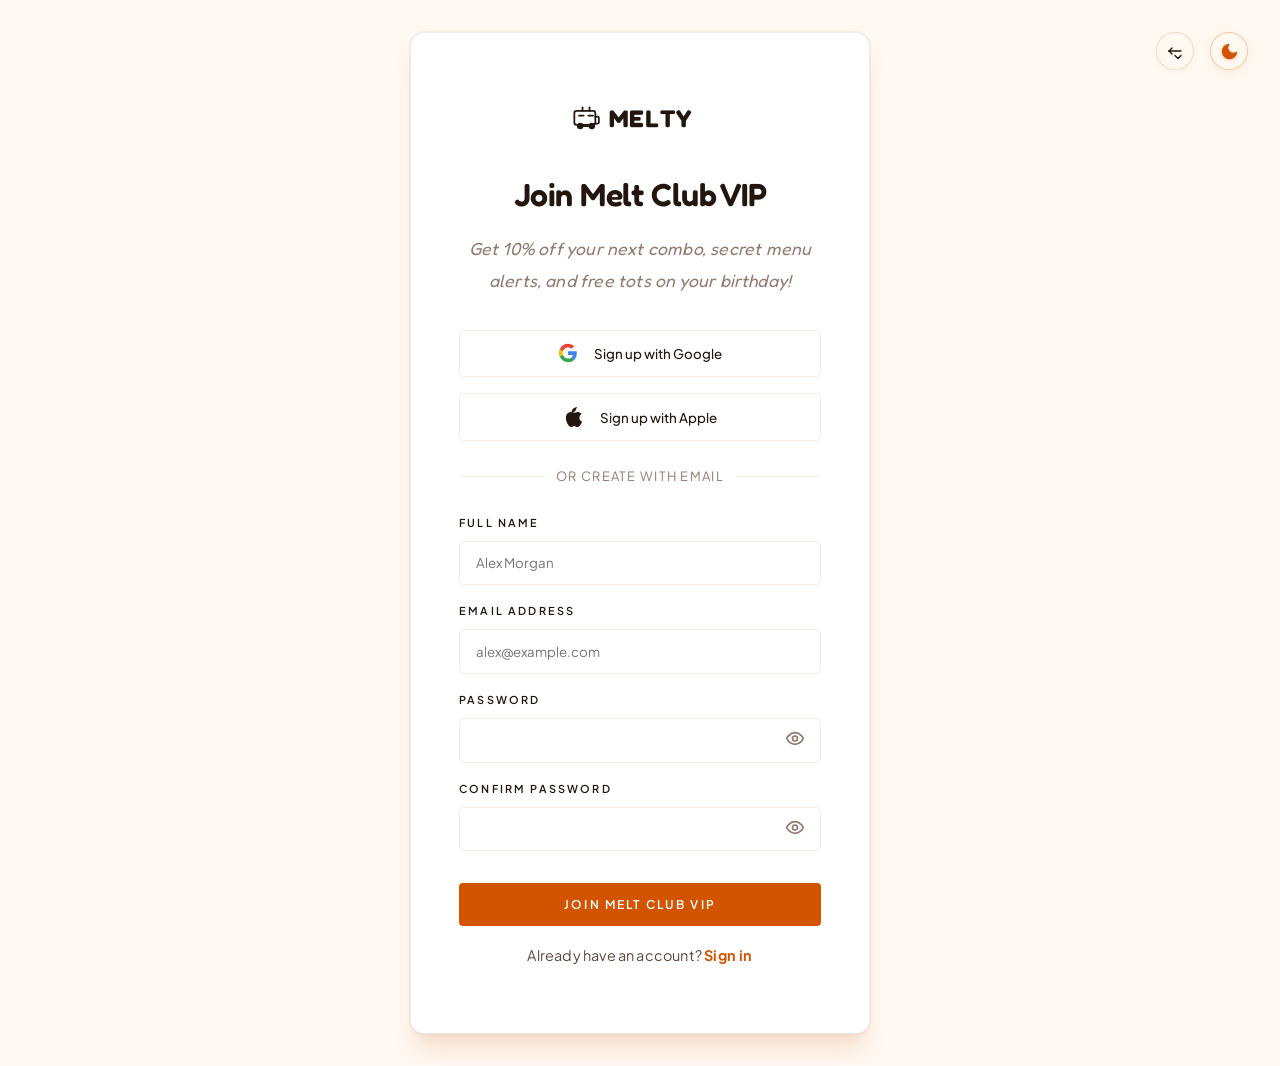
<file: register.html>
<!DOCTYPE html>
<html lang="en" dir="ltr">

<head>
    <meta charset="UTF-8">
    <meta name="viewport" content="width=device-width, initial-scale=1.0">
    <title>Join Melt Club VIP | Gourmet Grilled Cheese &amp; Comfort Food Truck</title>
    <link rel="icon" type="image/svg+xml" href="assets/images/favicon.svg">

    <link rel="preconnect" href="https://fonts.googleapis.com">
    <link rel="preconnect" href="https://fonts.gstatic.com" crossorigin>
    <link
        href="https://fonts.googleapis.com/css2?family=Fredoka:wght@400;500;600;700&family=Plus+Jakarta+Sans:wght@400;500;600;700;800&family=Space+Mono&display=swap"
        rel="stylesheet">

    <link rel="stylesheet" href="assets/css/styles.css">
    <script src="assets/js/script.js" defer></script>
</head>

<body class="auth-page">
    <div class="auth-card">
        <!-- Toggles -->
        <div class="auth-toggles">
            <button class="header-icon rtl-toggle" aria-label="Toggle RTL">
                <svg xmlns="http://www.w3.org/2000/svg" width="20" height="20" viewBox="0 0 24 24" fill="none"
                    stroke="currentColor" stroke-width="2" stroke-linecap="round" stroke-linejoin="round">
                    <path d="M4 12h16" />
                    <path d="M4 12l4 4" />
                    <path d="M4 12l4-4" />
                    <path d="m20 18-4 4-4-4" />
                </svg>
            </button>
            <button class="header-icon theme-toggle" aria-label="Switch to Dark Mode" title="Switch to Dark Mode">
                <svg class="sun-icon" xmlns="http://www.w3.org/2000/svg" viewBox="0 0 24 24" fill="none" stroke="currentColor" stroke-width="2" stroke-linecap="round" stroke-linejoin="round">
                    <circle cx="12" cy="12" r="4" />
                    <path d="M12 2v2" />
                    <path d="M12 20v2" />
                    <path d="m4.93 4.93 1.41 1.41" />
                    <path d="m17.66 17.66 1.41 1.41" />
                    <path d="M2 12h2" />
                    <path d="M20 12h2" />
                    <path d="m6.34 17.66-1.41 1.41" />
                    <path d="m19.07 4.93-1.41 1.41" />
                </svg>
                <svg class="moon-icon" xmlns="http://www.w3.org/2000/svg" viewBox="0 0 24 24" fill="currentColor" stroke="currentColor" stroke-width="1.5" stroke-linecap="round" stroke-linejoin="round">
                    <path d="M21 12.79A9 9 0 1 1 11.21 3 7 7 0 0 0 21 12.79z" />
                </svg>
            </button>
        </div>

        <a href="index.html" class="auth-logo brand-logo" style="margin-bottom:1.5rem;">
            <svg xmlns="http://www.w3.org/2000/svg" viewBox="0 0 24 24" fill="none" stroke="currentColor" stroke-width="1.8" stroke-linecap="round" stroke-linejoin="round">
                <rect width="18" height="12" x="2" y="5" rx="2" />
                <path d="M20 10h2a1 1 0 0 1 1 1v4a1 1 0 0 1-1 1h-2" />
                <circle cx="7" cy="18" r="2" fill="currentColor" />
                <circle cx="17" cy="18" r="2" fill="currentColor" />
                <path d="M6 9h4" />
                <path d="M14 9h4" />
                <path d="M9 18h6" />
                <path d="M9 2v3" />
                <path d="M15 2v3" />
            </svg>
            MELTY
        </a>

        <h1 class="auth-title h2" style="font-size: 2rem; margin-bottom: 0.5rem;">Join Melt Club VIP</h1>
        <div class="auth-subtitle">Get 10% off your next combo, secret menu alerts, and free tots on your birthday!</div>

        <button class="social-login-btn">
            <svg viewBox="0 0 24 24" fill="currentColor">
                <path
                    d="M22.56 12.25c0-.78-.07-1.53-.2-2.25H12v4.26h5.92c-.26 1.37-1.04 2.53-2.21 3.31v2.77h3.57c2.08-1.92 3.28-4.74 3.28-8.09z"
                    fill="#4285F4" />
                <path
                    d="M12 23c2.97 0 5.46-.98 7.28-2.66l-3.57-2.77c-.98.66-2.23 1.06-3.71 1.06-2.86 0-5.29-1.93-6.16-4.53H2.18v2.84C3.99 20.53 7.7 23 12 23z"
                    fill="#34A853" />
                <path
                    d="M5.84 14.09c-.22-.66-.35-1.36-.35-2.09s.13-1.43.35-2.09V7.07H2.18C1.43 8.55 1 10.22 1 12s.43 3.45 1.18 4.93l2.85-2.22.81-.62z"
                    fill="#FBBC05" />
                <path
                    d="M12 5.38c1.62 0 3.06.56 4.21 1.64l3.15-3.15C17.45 2.09 14.97 1 12 1 7.7 1 3.99 3.47 2.18 7.07l3.66 2.84c.87-2.6 3.3-4.53 6.16-4.53z"
                    fill="#EA4335" />
            </svg>
            Sign up with Google
        </button>

        <button class="social-login-btn">
            <svg viewBox="0 0 24 24" fill="currentColor">
                <path
                    d="M12.152 6.896c-.948 0-2.415-1.078-3.96-1.04-2.04.027-3.91 1.183-4.961 3.014-2.117 3.675-.546 9.103 1.519 12.09 1.013 1.454 2.208 3.09 3.792 3.039 1.52-.065 2.09-.987 3.935-.987 1.831 0 2.43.987 3.96.948 1.637-.026 2.62-1.482 3.6-2.94 1.13-1.65 1.59-3.26 1.614-3.344-.037-.013-3.138-1.2-3.161-4.787-.02-3.003 2.454-4.444 2.56-4.502-1.41-2.073-3.59-2.364-4.364-2.427-2.083-.17-4.116 1.054-5.116 1.054a3.81 3.81 0 0 1-2.42-.908zm1.884-3.662C15.022 2.04 15.65 0 15.65 0c-1.879.078-3.978 1.252-5.031 2.441-.937 1.054-1.678 2.56-1.463 4.027 2.08.156 3.948-1.054 4.88-2.234z" />
            </svg>
            Sign up with Apple
        </button>

        <div class="auth-divider">or create with email</div>

        <form action="#" method="POST" onsubmit="event.preventDefault()">
            <div class="form-group" style="text-align: left; margin-bottom: 1rem;">
                <label>Full Name</label>
                <input type="text" class="form-control" placeholder="Alex Morgan" required>
            </div>
            <div class="form-group" style="text-align: left; margin-bottom: 1rem;">
                <label>Email address</label>
                <input type="email" class="form-control" placeholder="alex@example.com" required>
            </div>
            <div class="form-group" style="text-align: left; margin-bottom: 1rem;">
                <label>Password</label>
                <div class="password-group">
                    <input type="password" class="form-control" required style="padding-right: 40px;">
                    <button type="button" class="pwd-toggle" aria-label="Toggle password visibility">
                        <svg xmlns="http://www.w3.org/2000/svg" width="20" height="20" viewBox="0 0 24 24" fill="none"
                            stroke="currentColor" stroke-width="2" stroke-linecap="round" stroke-linejoin="round"
                            class="lucide lucide-eye">
                            <path d="M2 12s3-7 10-7 10 7 10 7-3 7-10 7-10-7-10-7Z" />
                            <circle cx="12" cy="12" r="3" />
                        </svg>
                    </button>
                </div>
            </div>
            <div class="form-group" style="text-align: left; margin-bottom: 2rem;">
                <label>Confirm Password</label>
                <div class="password-group">
                    <input type="password" class="form-control" required style="padding-right: 40px;">
                    <button type="button" class="pwd-toggle" aria-label="Toggle password visibility">
                        <svg xmlns="http://www.w3.org/2000/svg" width="20" height="20" viewBox="0 0 24 24" fill="none"
                            stroke="currentColor" stroke-width="2" stroke-linecap="round" stroke-linejoin="round"
                            class="lucide lucide-eye">
                            <path d="M2 12s3-7 10-7 10 7 10 7-3 7-10 7-10-7-10-7Z" />
                            <circle cx="12" cy="12" r="3" />
                        </svg>
                    </button>
                </div>
            </div>

            <button type="submit" class="btn-primary" style="margin-bottom: 1rem;">Join Melt Club VIP</button>
        </form>

        <p class="auth-sub" style="margin-top: 0;">Already have an account? <a href="login.html"
                style="color:var(--color-primary); font-weight:700;">Sign in</a></p>
    </div>

    <button class="move-to-top" id="moveToTop" aria-label="Move to top">
        <svg xmlns="http://www.w3.org/2000/svg" viewBox="0 0 24 24">
            <path d="m18 15-6-6-6 6" />
        </svg>
    </button>
</body>

</html>
</file>
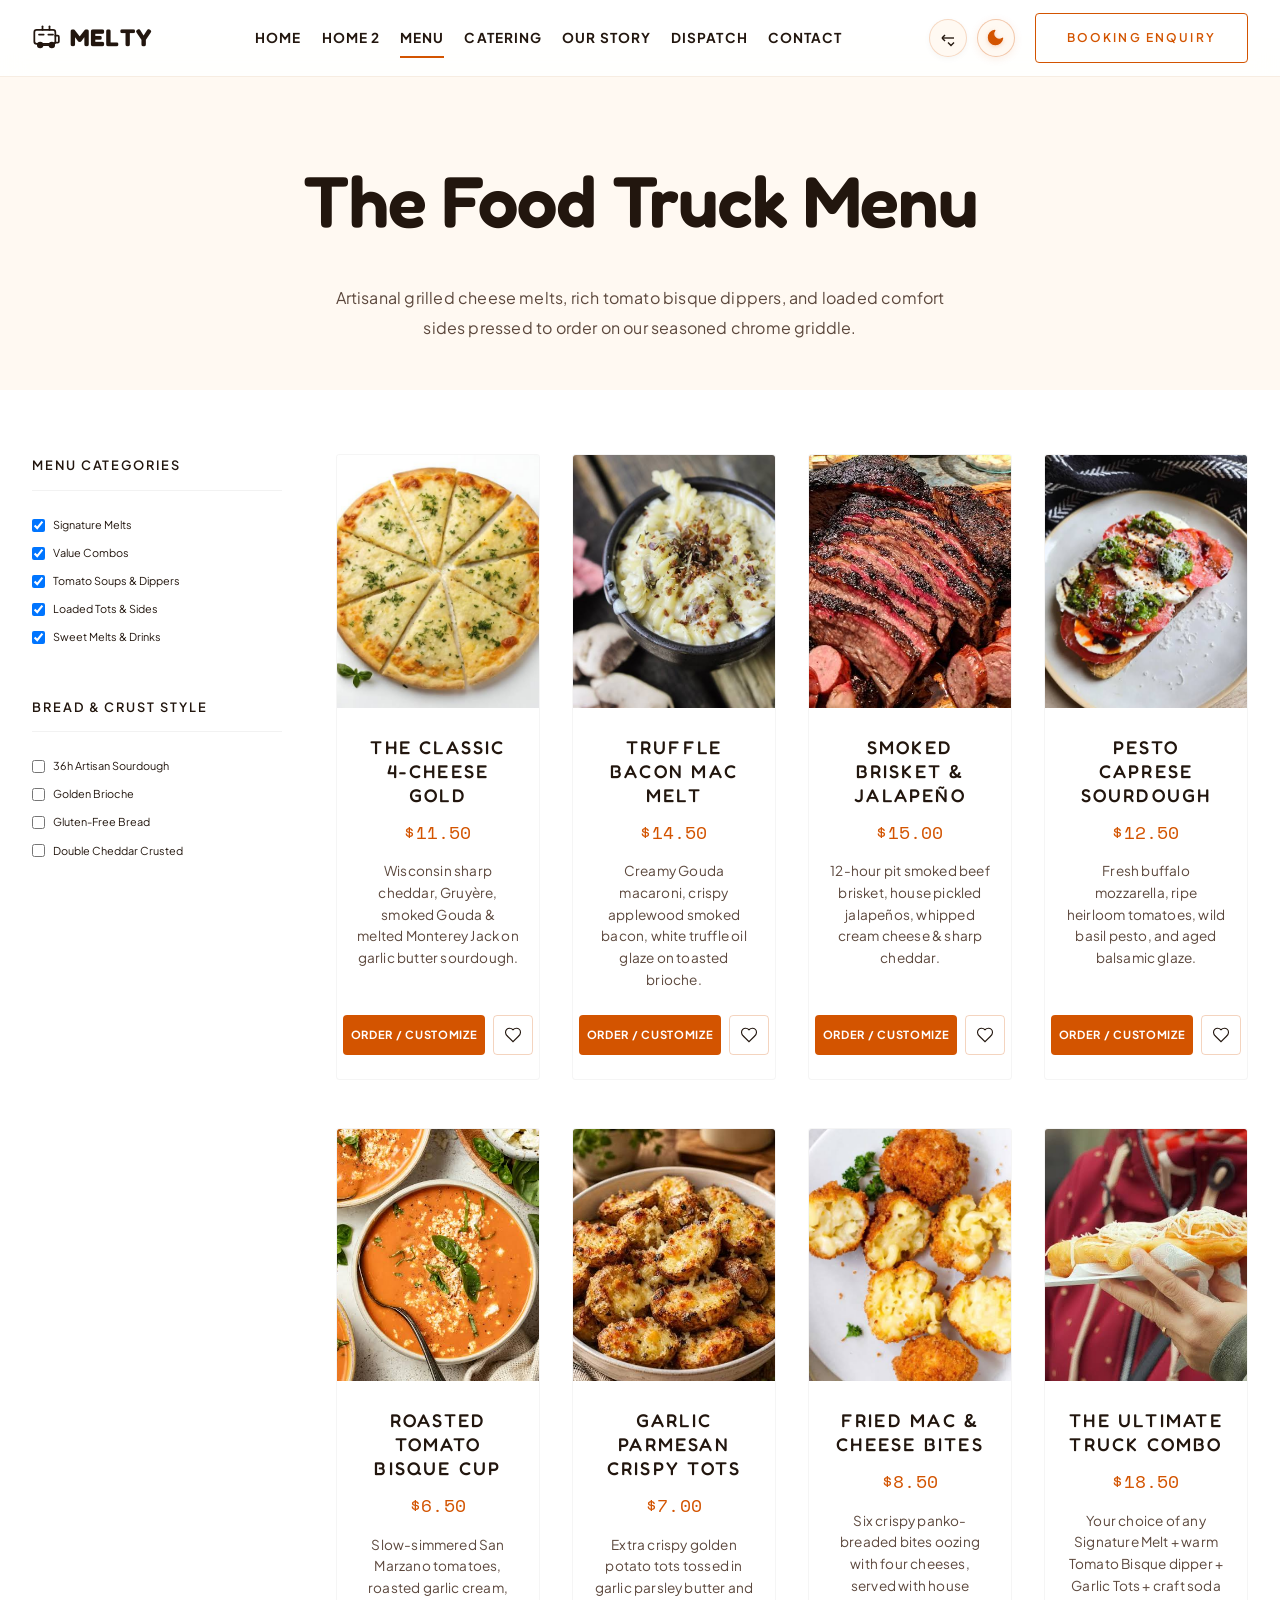
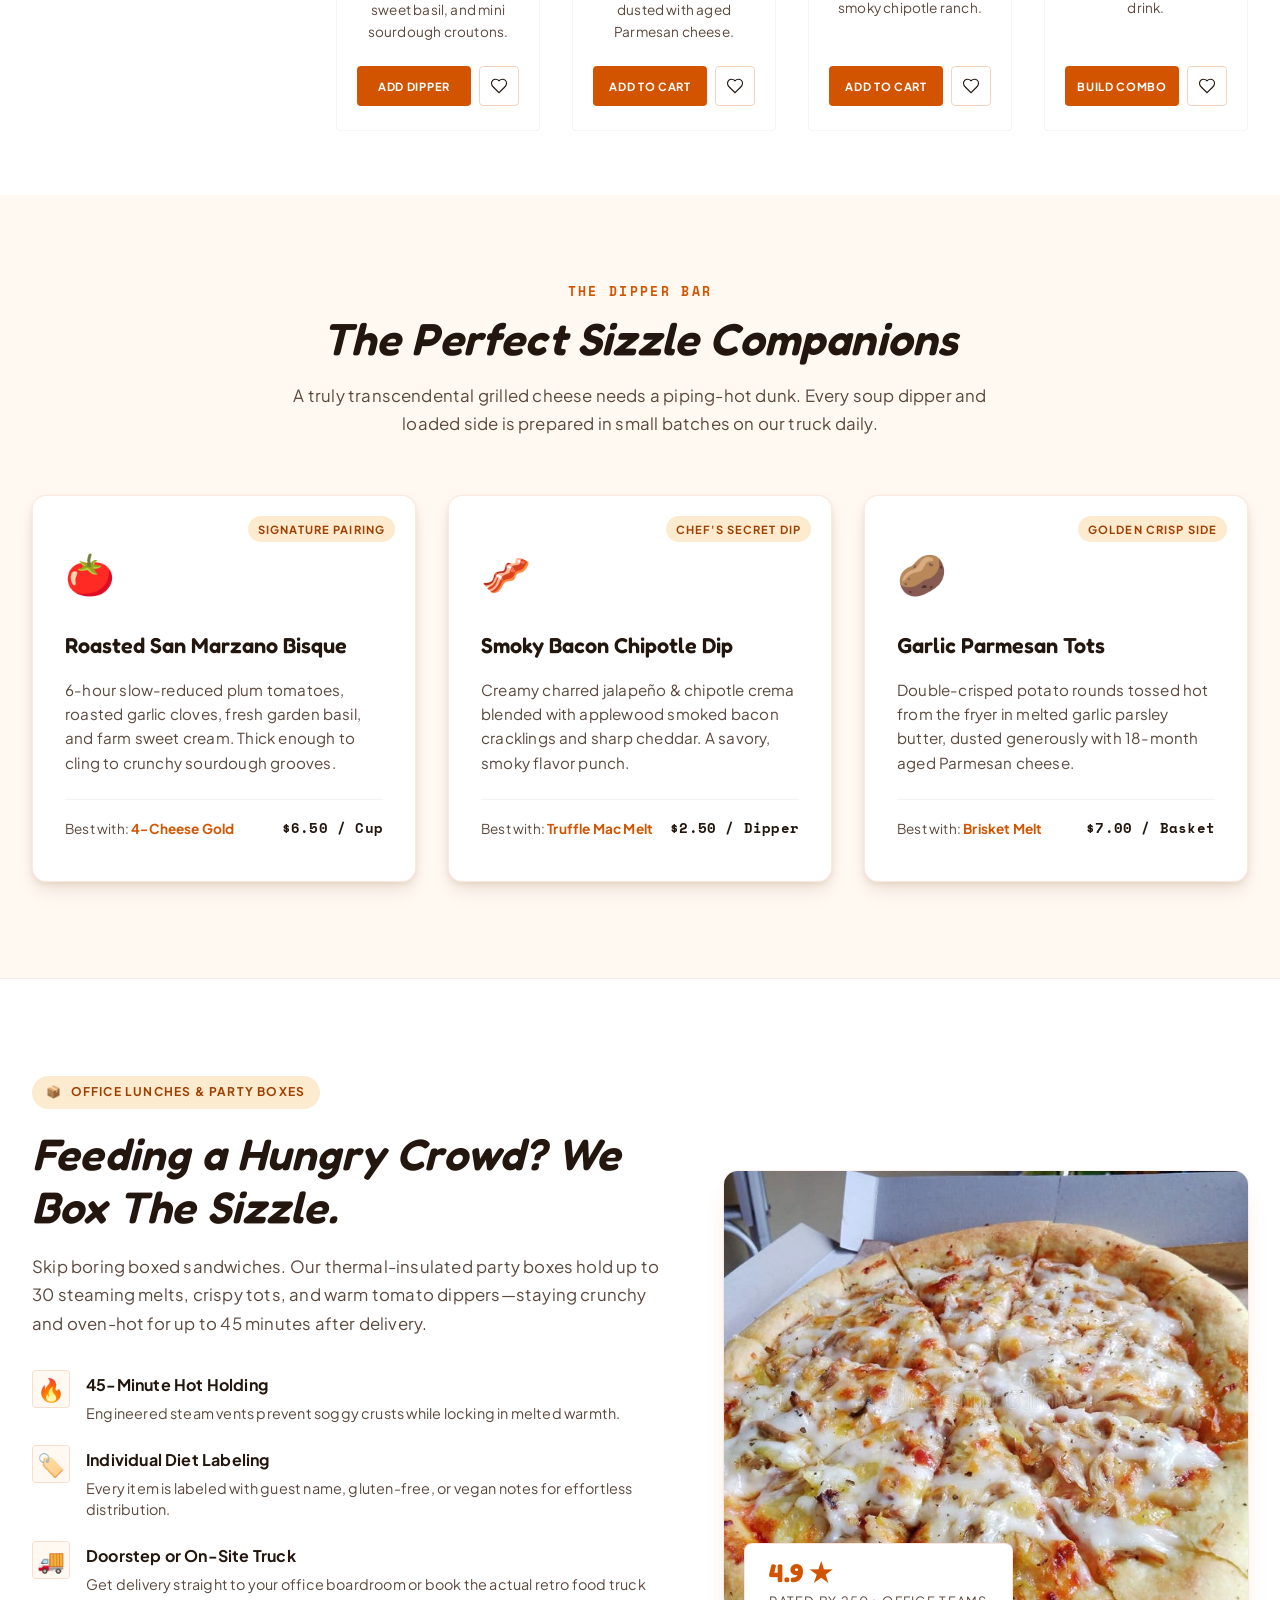
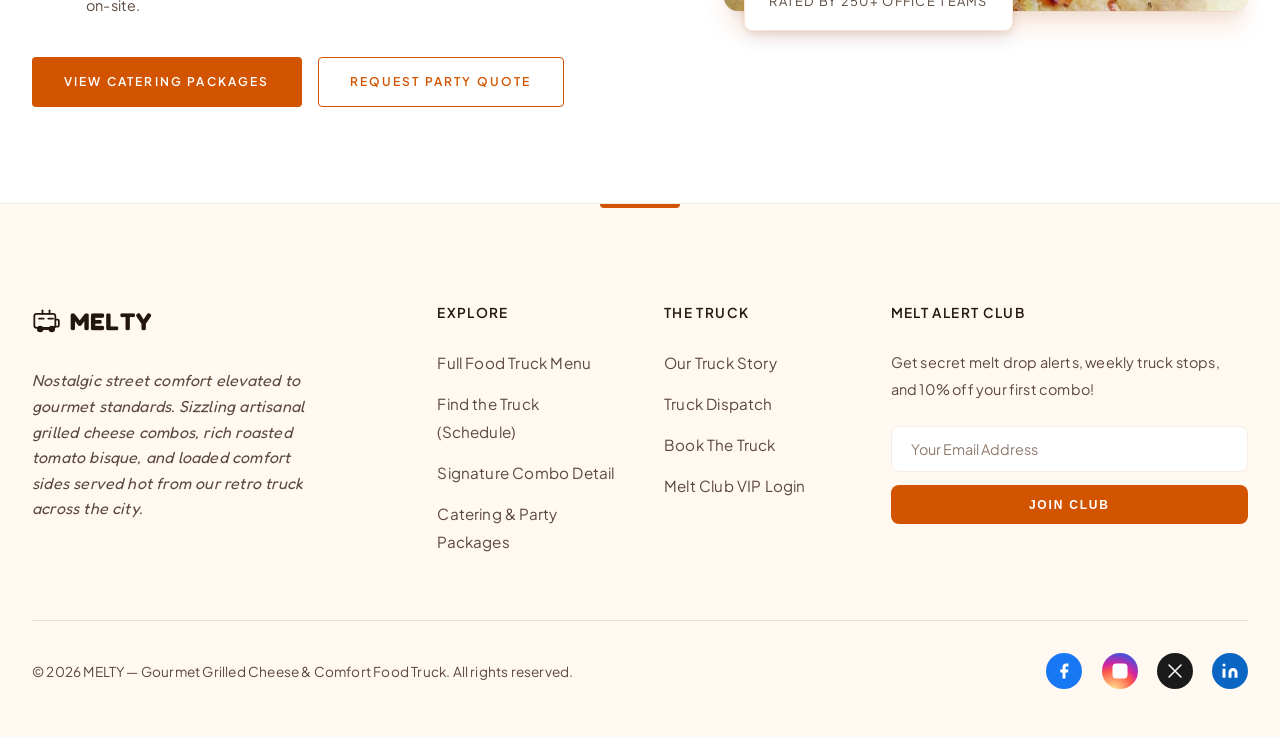
<file: shop.html>
<!DOCTYPE html>
<html lang="en" dir="ltr">

<head>
    <meta charset="UTF-8">
    <meta name="viewport" content="width=device-width, initial-scale=1.0">
    <title>Food Truck Menu | Gourmet Grilled Cheese &amp; Comfort Food Truck</title>
    <link rel="icon" type="image/svg+xml" href="assets/images/favicon.svg">
    <meta name="description"
        content="Explore our full food truck menu: signature grilled cheese melts, creamy tomato bisque dippers, loaded parmesan tots, and comfort combos made fresh on the griddle.">

    <link rel="preconnect" href="https://fonts.googleapis.com">
    <link rel="preconnect" href="https://fonts.gstatic.com" crossorigin>
    <link
        href="https://fonts.googleapis.com/css2?family=Fredoka:wght@400;500;600;700&family=Plus+Jakarta+Sans:wght@400;500;600;700;800&family=Space+Mono&display=swap"
        rel="stylesheet">

    <link rel="stylesheet" href="assets/css/styles.css">
    <script src="assets/js/script.js" defer></script>
</head>

<body>
    <header class="site-header">
        <a href="index.html" class="brand-logo">
            <svg xmlns="http://www.w3.org/2000/svg" viewBox="0 0 24 24" fill="none" stroke="currentColor" stroke-width="1.8" stroke-linecap="round" stroke-linejoin="round">
                <rect width="18" height="12" x="2" y="5" rx="2" />
                <path d="M20 10h2a1 1 0 0 1 1 1v4a1 1 0 0 1-1 1h-2" />
                <circle cx="7" cy="18" r="2" fill="currentColor" />
                <circle cx="17" cy="18" r="2" fill="currentColor" />
                <path d="M6 9h4" />
                <path d="M14 9h4" />
                <path d="M9 18h6" />
                <path d="M9 2v3" />
                <path d="M15 2v3" />
            </svg>
            MELTY
        </a>

        <nav class="nav-links">
            <a href="index.html">Home</a>
            <a href="home-2.html">Home 2</a>
            <a href="shop.html" class="active">Menu</a>
            <a href="pricing.html">Catering</a>
            <a href="about.html">Our Story</a>
            <a href="journal.html">Dispatch</a>
            <a href="contact.html">Contact</a>
            <a href="contact.html" class="mobile-only btn-secondary">Booking Enquiry</a>
        </nav>

        <div class="header-actions">
            <div class="header-icons">
                <button class="header-icon rtl-toggle" aria-label="Toggle RTL">
                    <svg xmlns="http://www.w3.org/2000/svg" viewBox="0 0 24 24" fill="none" stroke="currentColor">
                        <path d="M4 12h16" />
                        <path d="M4 12l4 4" />
                        <path d="M4 12l4-4" />
                        <path d="m20 18-4 4-4-4" />
                    </svg>
                </button>
                <button class="header-icon theme-toggle" aria-label="Switch to Dark Mode" title="Switch to Dark Mode">
                    <svg class="sun-icon" xmlns="http://www.w3.org/2000/svg" viewBox="0 0 24 24" fill="none" stroke="currentColor" stroke-width="2" stroke-linecap="round" stroke-linejoin="round">
                        <circle cx="12" cy="12" r="4" />
                        <path d="M12 2v2" />
                        <path d="M12 20v2" />
                        <path d="m4.93 4.93 1.41 1.41" />
                        <path d="m17.66 17.66 1.41 1.41" />
                        <path d="M2 12h2" />
                        <path d="M20 12h2" />
                        <path d="m6.34 17.66-1.41 1.41" />
                        <path d="m19.07 4.93-1.41 1.41" />
                    </svg>
                    <svg class="moon-icon" xmlns="http://www.w3.org/2000/svg" viewBox="0 0 24 24" fill="currentColor" stroke="currentColor" stroke-width="1.5" stroke-linecap="round" stroke-linejoin="round">
                        <path d="M21 12.79A9 9 0 1 1 11.21 3 7 7 0 0 0 21 12.79z" />
                    </svg>
                </button>
            </div>

            <div class="header-ctas">
                <a href="contact.html" class="btn-secondary">Booking Enquiry</a>
            </div>

            <button class="mobile-menu-btn" aria-label="Menu">
                <svg class="lucide lucide-menu" xmlns="http://www.w3.org/2000/svg" width="24" height="24"
                    viewBox="0 0 24 24" fill="none" stroke="currentColor" stroke-width="2" stroke-linecap="round"
                    stroke-linejoin="round">
                    <line x1="4" x2="20" y1="12" y2="12" />
                    <line x1="4" x2="20" y1="6" y2="6" />
                    <line x1="4" x2="20" y1="18" y2="18" />
                </svg>
            </button>
        </div>
    </header>

    <main>
        <!-- PAGE HEADER -->
        <section class="page-header paper-texture stagger-container">
            <h1 class="stagger-item">The Food Truck Menu</h1>
            <p class="stagger-item" style="margin-top:1rem; max-width: 650px; margin-left:auto; margin-right:auto;">
                Artisanal grilled cheese melts, rich tomato bisque dippers, and loaded comfort sides pressed to order on our seasoned chrome griddle.</p>
        </section>

        <!-- SHOP LAYOUT -->
        <section style="padding: 4rem 2rem; max-width: 1440px; margin: 0 auto;">
            <!-- Mobile Filter Toggle -->
            <button id="filterToggleBtn" class="filter-toggle-btn mobile-only btn-secondary" style="margin-bottom: 2rem; width: 100%; justify-content: center; gap: 0.5rem; display: none;">
                <svg xmlns="http://www.w3.org/2000/svg" width="16" height="16" viewBox="0 0 24 24" fill="none" stroke="currentColor" stroke-width="2" stroke-linecap="round" stroke-linejoin="round">
                    <polygon points="22 3 2 3 10 12.46 10 19 14 21 14 12.46 22 3"/>
                </svg>
                Show Menu Categories
            </button>

            <div class="shop-layout">

                <!-- Sidebar Filter -->
                <aside class="filter-sidebar">
                    <div class="filter-group">
                        <h4 class="filter-title">Menu Categories</h4>
                        <ul class="filter-list">
                            <li><label><input type="checkbox" checked> Signature Melts</label></li>
                            <li><label><input type="checkbox" checked> Value Combos</label></li>
                            <li><label><input type="checkbox" checked> Tomato Soups &amp; Dippers</label></li>
                            <li><label><input type="checkbox" checked> Loaded Tots &amp; Sides</label></li>
                            <li><label><input type="checkbox" checked> Sweet Melts &amp; Drinks</label></li>
                        </ul>
                    </div>
                    <div class="filter-group" style="margin-top: 3rem;">
                        <h4 class="filter-title">Bread &amp; Crust Style</h4>
                        <ul class="filter-list">
                            <li><label><input type="checkbox"> 36h Artisan Sourdough</label></li>
                            <li><label><input type="checkbox"> Golden Brioche</label></li>
                            <li><label><input type="checkbox"> Gluten-Free Bread</label></li>
                            <li><label><input type="checkbox"> Double Cheddar Crusted</label></li>
                        </ul>
                    </div>
                </aside>

                <!-- Grid wrapper for 4 columns -->
                <div class="shop-grid">
                    <!-- Product 1 -->
                    <div class="product-card">
                        <div class="product-image-wrap">
                            <a href="product.html">
                                <img src="assets/images/classic_4cheese_gold.jpg" alt="The Classic 4-Cheese Gold Melt" class="product-image">
                            </a>
                        </div>
                        <div class="product-info">
                            <h3 class="product-title">The Classic 4-Cheese Gold</h3>
                            <div class="price">$11.50</div>
                            <p style="font-size:0.85rem; color:var(--text-muted); margin-bottom:1rem;">Wisconsin sharp cheddar, Gruyère, smoked Gouda &amp; melted Monterey Jack on garlic butter sourdough.</p>
                            <div class="product-actions">
                                <a href="product.html" class="btn-primary flex-grow" style="text-align:center; text-decoration:none;">Order / Customize</a>
                                <button class="btn-wishlist" aria-label="Add to Favorites">
                                    <svg xmlns="http://www.w3.org/2000/svg" width="20" height="20" viewBox="0 0 24 24" fill="none" stroke="currentColor" stroke-width="1.5">
                                        <path d="M19 14c1.49-1.46 3-3.21 3-5.5A5.5 5.5 0 0 0 16.5 3c-1.76 0-3 .5-4.5 2-1.5-1.5-2.74-2-4.5-2A5.5 5.5 0 0 0 2 8.5c0 2.3 1.5 4.05 3 5.5l7 7Z" />
                                    </svg>
                                </button>
                            </div>
                        </div>
                    </div>

                    <!-- Product 2 -->
                    <div class="product-card">
                        <div class="product-image-wrap">
                            <a href="product.html">
                                <img src="assets/images/truffle_bacon_mac_melt.jpg" alt="Truffle Bacon Mac &amp; Cheese Melt" class="product-image">
                            </a>
                        </div>
                        <div class="product-info">
                            <h3 class="product-title">Truffle Bacon Mac Melt</h3>
                            <div class="price">$14.50</div>
                            <p style="font-size:0.85rem; color:var(--text-muted); margin-bottom:1rem;">Creamy Gouda macaroni, crispy applewood smoked bacon, white truffle oil glaze on toasted brioche.</p>
                            <div class="product-actions">
                                <a href="product.html" class="btn-primary flex-grow" style="text-align:center; text-decoration:none;">Order / Customize</a>
                                <button class="btn-wishlist" aria-label="Add to Favorites">
                                    <svg xmlns="http://www.w3.org/2000/svg" width="20" height="20" viewBox="0 0 24 24" fill="none" stroke="currentColor" stroke-width="1.5">
                                        <path d="M19 14c1.49-1.46 3-3.21 3-5.5A5.5 5.5 0 0 0 16.5 3c-1.76 0-3 .5-4.5 2-1.5-1.5-2.74-2-4.5-2A5.5 5.5 0 0 0 2 8.5c0 2.3 1.5 4.05 3 5.5l7 7Z" />
                                    </svg>
                                </button>
                            </div>
                        </div>
                    </div>

                    <!-- Product 3 -->
                    <div class="product-card">
                        <div class="product-image-wrap">
                            <a href="product.html">
                                <img src="assets/images/smoked_brisket_jalapeno.jpg" alt="Smoked Brisket &amp; Jalapeño Melt" class="product-image">
                            </a>
                        </div>
                        <div class="product-info">
                            <h3 class="product-title">Smoked Brisket &amp; Jalapeño</h3>
                            <div class="price">$15.00</div>
                            <p style="font-size:0.85rem; color:var(--text-muted); margin-bottom:1rem;">12-hour pit smoked beef brisket, house pickled jalapeños, whipped cream cheese &amp; sharp cheddar.</p>
                            <div class="product-actions">
                                <a href="product.html" class="btn-primary flex-grow" style="text-align:center; text-decoration:none;">Order / Customize</a>
                                <button class="btn-wishlist" aria-label="Add to Favorites">
                                    <svg xmlns="http://www.w3.org/2000/svg" width="20" height="20" viewBox="0 0 24 24" fill="none" stroke="currentColor" stroke-width="1.5">
                                        <path d="M19 14c1.49-1.46 3-3.21 3-5.5A5.5 5.5 0 0 0 16.5 3c-1.76 0-3 .5-4.5 2-1.5-1.5-2.74-2-4.5-2A5.5 5.5 0 0 0 2 8.5c0 2.3 1.5 4.05 3 5.5l7 7Z" />
                                    </svg>
                                </button>
                            </div>
                        </div>
                    </div>

                    <!-- Product 4 -->
                    <div class="product-card">
                        <div class="product-image-wrap">
                            <a href="product.html">
                                <img src="assets/images/pesto_caprese_sourdough.jpg" alt="Pesto Caprese Sourdough Melt" class="product-image">
                            </a>
                        </div>
                        <div class="product-info">
                            <h3 class="product-title">Pesto Caprese Sourdough</h3>
                            <div class="price">$12.50</div>
                            <p style="font-size:0.85rem; color:var(--text-muted); margin-bottom:1rem;">Fresh buffalo mozzarella, ripe heirloom tomatoes, wild basil pesto, and aged balsamic glaze.</p>
                            <div class="product-actions">
                                <a href="product.html" class="btn-primary flex-grow" style="text-align:center; text-decoration:none;">Order / Customize</a>
                                <button class="btn-wishlist" aria-label="Add to Favorites">
                                    <svg xmlns="http://www.w3.org/2000/svg" width="20" height="20" viewBox="0 0 24 24" fill="none" stroke="currentColor" stroke-width="1.5">
                                        <path d="M19 14c1.49-1.46 3-3.21 3-5.5A5.5 5.5 0 0 0 16.5 3c-1.76 0-3 .5-4.5 2-1.5-1.5-2.74-2-4.5-2A5.5 5.5 0 0 0 2 8.5c0 2.3 1.5 4.05 3 5.5l7 7Z" />
                                    </svg>
                                </button>
                            </div>
                        </div>
                    </div>

                    <!-- Product 5 -->
                    <div class="product-card">
                        <div class="product-image-wrap">
                            <a href="product.html">
                                <img src="assets/images/roasted_tomato_bisque_cup.jpg" alt="Roasted Tomato Bisque Dipper" class="product-image">
                            </a>
                        </div>
                        <div class="product-info">
                            <h3 class="product-title">Roasted Tomato Bisque Cup</h3>
                            <div class="price">$6.50</div>
                            <p style="font-size:0.85rem; color:var(--text-muted); margin-bottom:1rem;">Slow-simmered San Marzano tomatoes, roasted garlic cream, sweet basil, and mini sourdough croutons.</p>
                            <div class="product-actions">
                                <button class="btn-primary flex-grow">Add Dipper</button>
                                <button class="btn-wishlist" aria-label="Add to Favorites">
                                    <svg xmlns="http://www.w3.org/2000/svg" width="20" height="20" viewBox="0 0 24 24" fill="none" stroke="currentColor" stroke-width="1.5">
                                        <path d="M19 14c1.49-1.46 3-3.21 3-5.5A5.5 5.5 0 0 0 16.5 3c-1.76 0-3 .5-4.5 2-1.5-1.5-2.74-2-4.5-2A5.5 5.5 0 0 0 2 8.5c0 2.3 1.5 4.05 3 5.5l7 7Z" />
                                    </svg>
                                </button>
                            </div>
                        </div>
                    </div>

                    <!-- Product 6 -->
                    <div class="product-card">
                        <div class="product-image-wrap">
                            <a href="product.html">
                                <img src="assets/images/garlic_parmesan_tots.jpg" alt="Garlic Parmesan Tater Tots" class="product-image">
                            </a>
                        </div>
                        <div class="product-info">
                            <h3 class="product-title">Garlic Parmesan Crispy Tots</h3>
                            <div class="price">$7.00</div>
                            <p style="font-size:0.85rem; color:var(--text-muted); margin-bottom:1rem;">Extra crispy golden potato tots tossed in garlic parsley butter and dusted with aged Parmesan cheese.</p>
                            <div class="product-actions">
                                <button class="btn-primary flex-grow">Add to Cart</button>
                                <button class="btn-wishlist" aria-label="Add to Favorites">
                                    <svg xmlns="http://www.w3.org/2000/svg" width="20" height="20" viewBox="0 0 24 24" fill="none" stroke="currentColor" stroke-width="1.5">
                                        <path d="M19 14c1.49-1.46 3-3.21 3-5.5A5.5 5.5 0 0 0 16.5 3c-1.76 0-3 .5-4.5 2-1.5-1.5-2.74-2-4.5-2A5.5 5.5 0 0 0 2 8.5c0 2.3 1.5 4.05 3 5.5l7 7Z" />
                                    </svg>
                                </button>
                            </div>
                        </div>
                    </div>

                    <!-- Product 7 -->
                    <div class="product-card">
                        <div class="product-image-wrap">
                            <a href="product.html">
                                <img src="assets/images/fried_mac_cheese_bites.jpg" alt="Fried Mac &amp; Cheese Bites" class="product-image">
                            </a>
                        </div>
                        <div class="product-info">
                            <h3 class="product-title">Fried Mac &amp; Cheese Bites</h3>
                            <div class="price">$8.50</div>
                            <p style="font-size:0.85rem; color:var(--text-muted); margin-bottom:1rem;">Six crispy panko-breaded bites oozing with four cheeses, served with house smoky chipotle ranch.</p>
                            <div class="product-actions">
                                <button class="btn-primary flex-grow">Add to Cart</button>
                                <button class="btn-wishlist" aria-label="Add to Favorites">
                                    <svg xmlns="http://www.w3.org/2000/svg" width="20" height="20" viewBox="0 0 24 24" fill="none" stroke="currentColor" stroke-width="1.5">
                                        <path d="M19 14c1.49-1.46 3-3.21 3-5.5A5.5 5.5 0 0 0 16.5 3c-1.76 0-3 .5-4.5 2-1.5-1.5-2.74-2-4.5-2A5.5 5.5 0 0 0 2 8.5c0 2.3 1.5 4.05 3 5.5l7 7Z" />
                                    </svg>
                                </button>
                            </div>
                        </div>
                    </div>

                    <!-- Product 8 -->
                    <div class="product-card">
                        <div class="product-image-wrap">
                            <a href="product.html">
                                <img src="assets/images/ultimate_truck_combo.jpg" alt="The Ultimate Truck Combo Box" class="product-image">
                            </a>
                        </div>
                        <div class="product-info">
                            <h3 class="product-title">The Ultimate Truck Combo</h3>
                            <div class="price">$18.50</div>
                            <p style="font-size:0.85rem; color:var(--text-muted); margin-bottom:1rem;">Your choice of any Signature Melt + warm Tomato Bisque dipper + Garlic Tots + craft soda drink.</p>
                            <div class="product-actions">
                                <a href="product.html" class="btn-primary flex-grow" style="text-align:center; text-decoration:none;">Build Combo</a>
                                <button class="btn-wishlist" aria-label="Add to Favorites">
                                    <svg xmlns="http://www.w3.org/2000/svg" width="20" height="20" viewBox="0 0 24 24" fill="none" stroke="currentColor" stroke-width="1.5">
                                        <path d="M19 14c1.49-1.46 3-3.21 3-5.5A5.5 5.5 0 0 0 16.5 3c-1.76 0-3 .5-4.5 2-1.5-1.5-2.74-2-4.5-2A5.5 5.5 0 0 0 2 8.5c0 2.3 1.5 4.05 3 5.5l7 7Z" />
                                    </svg>
                                </button>
                            </div>
                        </div>
                    </div>

                </div>
            </div>
        </section>



        <!-- MENU SECTION 2: PAIRING & DIPPERS SHOWCASE -->
        <section class="section-overlap z-2" style="background:var(--bg-surface); padding: 5rem 2rem 6rem;">
            <div style="max-width: 1280px; margin: 0 auto;">
                <div style="text-align: center; max-width: 700px; margin: 0 auto 3.5rem;">
                    <span style="color:var(--color-primary); font-family:var(--font-mono); font-size:0.8rem; font-weight:700; text-transform:uppercase; letter-spacing:0.18em; display:inline-block; margin-bottom:0.5rem;">The Dipper Bar</span>
                    <h2 style="font-size:clamp(2rem, 3.5vw, 2.8rem); line-height:1.2; margin-bottom:1rem;">The Perfect Sizzle Companions</h2>
                    <p style="color:var(--text-muted); font-size:1.05rem; line-height:1.7;">A truly transcendental grilled cheese needs a piping-hot dunk. Every soup dipper and loaded side is prepared in small batches on our truck daily.</p>
                </div>

                <div class="menu-dippers-grid">
                    <!-- Dipper 1 -->
                    <div class="dipper-card">
                        <div class="dipper-badge">Signature Pairing</div>
                        <div class="dipper-icon">🍅</div>
                        <h3>Roasted San Marzano Bisque</h3>
                        <p class="dipper-desc">6-hour slow-reduced plum tomatoes, roasted garlic cloves, fresh garden basil, and farm sweet cream. Thick enough to cling to crunchy sourdough grooves.</p>
                        <div class="dipper-meta">
                            <span class="dipper-pair">Best with: <strong>4-Cheese Gold</strong></span>
                            <span class="dipper-price">$6.50 / Cup</span>
                        </div>
                    </div>

                    <!-- Dipper 2 -->
                    <div class="dipper-card">
                        <div class="dipper-badge">Chef's Secret Dip</div>
                        <div class="dipper-icon">🥓</div>
                        <h3>Smoky Bacon Chipotle Dip</h3>
                        <p class="dipper-desc">Creamy charred jalapeño &amp; chipotle crema blended with applewood smoked bacon cracklings and sharp cheddar. A savory, smoky flavor punch.</p>
                        <div class="dipper-meta">
                            <span class="dipper-pair">Best with: <strong>Truffle Mac Melt</strong></span>
                            <span class="dipper-price">$2.50 / Dipper</span>
                        </div>
                    </div>

                    <!-- Dipper 3 -->
                    <div class="dipper-card">
                        <div class="dipper-badge">Golden Crisp Side</div>
                        <div class="dipper-icon">🥔</div>
                        <h3>Garlic Parmesan Tots</h3>
                        <p class="dipper-desc">Double-crisped potato rounds tossed hot from the fryer in melted garlic parsley butter, dusted generously with 18-month aged Parmesan cheese.</p>
                        <div class="dipper-meta">
                            <span class="dipper-pair">Best with: <strong>Brisket Melt</strong></span>
                            <span class="dipper-price">$7.00 / Basket</span>
                        </div>
                    </div>
                </div>
            </div>
        </section>

        <!-- MENU SECTION 3: GROUP ORDERS & PARTY BOXES -->
        <section class="section-overlap z-3" style="background:var(--bg-card); padding: 6rem 2rem; border-top: 1px solid rgba(211,84,0,0.1);">
            <div class="menu-catering-box">
                <div class="catering-box-content">
                    <div style="display:inline-flex; align-items:center; gap:0.5rem; background:var(--color-primary-light); color:var(--color-primary-dark); padding:0.35rem 0.9rem; border-radius:20px; font-weight:700; font-size:0.75rem; text-transform:uppercase; letter-spacing:0.1em; margin-bottom:1.2rem;">
                        <span>📦</span> Office Lunches &amp; Party Boxes
                    </div>
                    <h2 style="font-size:clamp(2rem, 3.5vw, 2.75rem); line-height:1.2; margin-bottom:1.2rem;">Feeding a Hungry Crowd? We Box The Sizzle.</h2>
                    <p style="color:var(--text-muted); font-size:1.05rem; line-height:1.7; margin-bottom:2rem;">
                        Skip boring boxed sandwiches. Our thermal-insulated party boxes hold up to 30 steaming melts, crispy tots, and warm tomato dippers—staying crunchy and oven-hot for up to 45 minutes after delivery.
                    </p>

                    <div class="catering-perks-list">
                        <div class="perk-item">
                            <div class="perk-icon">🔥</div>
                            <div>
                                <strong>45-Minute Hot Holding</strong>
                                <span>Engineered steam vents prevent soggy crusts while locking in melted warmth.</span>
                            </div>
                        </div>
                        <div class="perk-item">
                            <div class="perk-icon">🏷️</div>
                            <div>
                                <strong>Individual Diet Labeling</strong>
                                <span>Every item is labeled with guest name, gluten-free, or vegan notes for effortless distribution.</span>
                            </div>
                        </div>
                        <div class="perk-item">
                            <div class="perk-icon">🚚</div>
                            <div>
                                <strong>Doorstep or On-Site Truck</strong>
                                <span>Get delivery straight to your office boardroom or book the actual retro food truck on-site.</span>
                            </div>
                        </div>
                    </div>

                    <div class="catering-cta-actions">
                        <a href="pricing.html" class="btn-primary">View Catering Packages</a>
                        <a href="contact.html" class="btn-secondary">Request Party Quote</a>
                    </div>
                </div>

                <div class="catering-box-visual">
                    <div class="catering-card-frame">
                        <img src="assets/images/catering_party_box.jpg" alt="Office Lunches &amp; Party Box Catering" class="catering-main-img">
                        <div class="catering-badge-stat">
                            <span class="stat-big">4.9 ★</span>
                            <span class="stat-label">Rated by 250+ Office Teams</span>
                        </div>
                    </div>
                </div>
            </div>
        </section>
    </main>

    <!-- FOOTER -->
    <footer class="site-footer">
        <div class="footer-grid">
            <div class="footer-brand">
                <div class="brand-logo">
                    <svg xmlns="http://www.w3.org/2000/svg" viewBox="0 0 24 24" fill="none" stroke="currentColor" stroke-width="1.8" stroke-linecap="round" stroke-linejoin="round">
                        <rect width="18" height="12" x="2" y="5" rx="2" />
                        <path d="M20 10h2a1 1 0 0 1 1 1v4a1 1 0 0 1-1 1h-2" />
                        <circle cx="7" cy="18" r="2" fill="currentColor" />
                        <circle cx="17" cy="18" r="2" fill="currentColor" />
                        <path d="M6 9h4" />
                        <path d="M14 9h4" />
                        <path d="M9 18h6" />
                        <path d="M9 2v3" />
                        <path d="M15 2v3" />
                    </svg>
                    MELTY
                </div>
                <p>Nostalgic street comfort elevated to gourmet standards. Sizzling artisanal grilled cheese combos, rich roasted tomato bisque, and loaded comfort sides served hot from our retro truck across the city.</p>
            </div>

            <div>
                <h3 class="footer-title">Explore</h3>
                <nav class="footer-links">
                    <a href="shop.html">Full Food Truck Menu</a>
                    <a href="home-2.html">Find the Truck (Schedule)</a>
                    <a href="product.html">Signature Combo Detail</a>
                    <a href="pricing.html">Catering &amp; Party Packages</a>
                </nav>
            </div>

            <div>
                <h3 class="footer-title">The Truck</h3>
                <nav class="footer-links">
                    <a href="about.html">Our Truck Story</a>
                    <a href="journal.html">Truck Dispatch</a>
                    <a href="contact.html">Book The Truck</a>
                    <a href="login.html">Melt Club VIP Login</a>
                </nav>
            </div>

            <div>
                <h3 class="footer-title">Melt Alert Club</h3>
                <p style="font-size:0.9rem; margin-bottom: 0.5rem;">Get secret melt drop alerts, weekly truck stops, and 10% off your first combo!
                </p>
                <form class="newsletter-form" onsubmit="event.preventDefault()">
                    <input type="email" placeholder="Your Email Address" class="newsletter-input" required
                        aria-label="Email Address">
                    <button type="submit" class="newsletter-btn">Join Club</button>
                </form>
            </div>
        </div>

        <div class="footer-bottom">
            <p>&copy; 2026 MELTY — Gourmet Grilled Cheese &amp; Comfort Food Truck. All rights reserved.</p>
            <div class="social-icons">
                <a href="#" class="social-icon social-facebook" aria-label="Facebook">
                    <svg viewBox="0 0 24 24">
                        <path d="M18 2h-3a5 5 0 0 0-5 5v3H7v4h3v8h4v-8h3l1-4h-4V7a1 1 0 0 1 1-1h3z" />
                    </svg>
                </a>
                <a href="#" class="social-icon social-instagram" aria-label="Instagram">
                    <svg viewBox="0 0 24 24">
                        <rect x="2" y="2" width="20" height="20" rx="5" ry="5" />
                        <path d="M16 11.37A4 4 0 1 1 12.63 8 4 4 0 0 1 16 11.37z" />
                        <line x1="17.5" y1="6.5" x2="17.51" y2="6.5" />
                    </svg>
                </a>
                <a href="#" class="social-icon social-twitter" aria-label="Twitter">
                    <svg viewBox="0 0 24 24">
                        <path d="M4 4l16 16M4 20L20 4" stroke="currentColor" stroke-width="2" stroke-linecap="round"
                            fill="none" />
                    </svg>
                </a>
                <a href="#" class="social-icon social-linkedin" aria-label="LinkedIn">
                    <svg viewBox="0 0 24 24">
                        <path d="M16 8a6 6 0 0 1 6 6v7h-4v-7a2 2 0 0 0-2-2 2 2 0 0 0-2 2v7h-4v-7a6 6 0 0 1 6-6z" />
                        <rect x="2" y="9" width="4" height="12" />
                        <circle cx="4" cy="4" r="2" />
                    </svg>
                </a>
            </div>
        </div>
    </footer>

    <button class="move-to-top" id="moveToTop" aria-label="Move to top">
        <svg xmlns="http://www.w3.org/2000/svg" viewBox="0 0 24 24">
            <path d="m18 15-6-6-6 6" />
        </svg>
    </button>
</body>

</html>
</file>
<file: assets/css/styles.css>
/* 
  Gourmet Grilled Cheese & Comfort Food Truck
  Melt & Sizzle Design System
*/

/* CSS VARIABLES — MANDATORY */
:root {
    /* Primary: Sizzling Cheddar Gold & Toasted Amber */
    --color-primary: #D35400;
    --color-primary-mid: #E67E22;
    --color-primary-light: #FDEBD0;
    --color-primary-dark: #A04000;

    /* Secondary: Slow-Simmered Tomato Bisque Red */
    --color-secondary: #C0392B;
    --color-secondary-mid: #D94532;
    --color-secondary-light: #FADBD8;
    --color-secondary-dark: #7B241C;

    /* Backgrounds — Light Mode */
    --bg-primary: #FFFFFF;
    --bg-surface: #FFF9F2;
    --bg-card: #FFFFFF;
    --bg-deep: #F7EDE2;

    /* Backgrounds — Dark Mode */
    --bg-dark: #120F0D;
    --bg-dark-surface: #1A1512;
    --bg-dark-card: #241D18;

    /* Text */
    --text-ink: #22160E;
    --text-muted: #5C483D;
    --text-faint: #917B6F;
    --text-invert: #FFFFFF;

    /* Status — ONLY for indicators/metrics */
    --status-success: #2E7D32;
    --status-warning: #E65100;
    --status-error: #C62828;
    --status-success-bg: #E8F5E9;
    --status-warning-bg: #FFF3E0;
    --status-error-bg: #FFEBEE;

    /* Spacing */
    --radius-sm: 4px;
    --radius-md: 8px;
    --radius-lg: 14px;
    --radius-xl: 20px;

    /* Anti-Gravity Shadows — Layered for realism */
    --shadow-float: 0 4px 12px -2px rgba(211, 84, 0, 0.12), 0 2px 6px -1px rgba(0, 0, 0, 0.06), 0 12px 20px -3px rgba(34, 22, 14, 0.08);
    --shadow-lift: 0 20px 25px -5px rgba(211, 84, 0, 0.15), 0 10px 10px -5px rgba(0, 0, 0, 0.04), 0 0 0 1px rgba(211, 84, 0, 0.08);
    --shadow-press: inset 0 2px 4px 0 rgba(0, 0, 0, 0.08);

    /* Typography */
    --font-display: 'Fredoka', 'Outfit', cursive, sans-serif;
    --font-body: 'Plus Jakarta Sans', -apple-system, BlinkMacSystemFont, sans-serif;
    --font-mono: 'Space Mono', monospace;

    /* Modern Texture Utilities */
    --dot-bg: radial-gradient(rgba(211, 84, 0, 0.06) 1px, transparent 0);
    --dot-size: 24px;

    /* Header Variable for easy JS toggles */
    --bg-primary-rgb: 255, 255, 255;
}

[data-theme="dark"] {
    --bg-primary: #120F0D;
    --bg-surface: #1A1512;
    --bg-card: #241D18;
    --bg-deep: #2F2620;

    --text-ink: #FFF6EE;
    --text-muted: #D9C3B5;
    --text-faint: #9E8C82;

    --color-primary: #F39C12;
    --color-primary-light: rgba(243, 156, 18, 0.18);
    --color-primary-dark: #FFB03B;

    --color-secondary: #E74C3C;
    --color-secondary-light: #4A1913;
    --color-secondary-dark: #FF7675;

    --bg-primary-rgb: 18, 15, 13;

    --dot-bg: radial-gradient(rgba(243, 156, 18, 0.05) 1px, transparent 0);

    --shadow-float: 0 10px 30px rgba(0, 0, 0, 0.6);
    --shadow-lift: 0 20px 50px rgba(0, 0, 0, 0.8);
}

/* Base Styles */
* {
    box-sizing: border-box;
    margin: 0;
    padding: 0;
}

html,
body {
    width: 100%;
    margin: 0;
    padding: 0;
    overflow-x: hidden;
    position: relative;
    background-color: var(--bg-primary);
    color: var(--text-muted);
    font-family: var(--font-body);
    font-weight: 400;
    font-size: 1rem;
    line-height: 1.85;
    letter-spacing: 0.012em;
    transition: background-color 0.4s ease, color 0.4s ease;
    -webkit-font-smoothing: antialiased;
    -moz-osx-font-smoothing: grayscale;
    text-rendering: optimizeLegibility;
}

body {
    padding-top: 38px;
    /* Height of the fixed header */
}

/* Typography Rules */
h1 {
    font-family: var(--font-display);
    font-weight: 600;
    font-size: clamp(2.5rem, 6vw, 4.5rem);
    letter-spacing: -0.015em;
    color: var(--text-ink);
}

h2 {
    font-family: var(--font-display);
    font-weight: 600;
    font-size: clamp(1.8rem, 4vw, 3rem);
    font-style: italic;
    color: var(--text-ink);
    text-shadow: 0 1px 1px rgba(0, 0, 0, 0.03);
}

h3 {
    font-family: var(--font-body);
    font-weight: 600;
    font-size: 1.15rem;
    letter-spacing: 0.04em;
    text-transform: uppercase;
    color: var(--color-primary);
}

label,
.label-text {
    font-family: var(--font-body);
    font-weight: 600;
    font-size: 0.68rem;
    letter-spacing: 0.2em;
    text-transform: uppercase;
    color: var(--text-ink);
}

.price {
    font-family: var(--font-mono);
    font-size: 1.1rem;
    color: var(--color-primary);
}

a {
    text-decoration: none;
    color: inherit;
    transition: color 0.3s;
}

/* BUTTONS */
button,
input[type="submit"] {
    outline: none;
}

.btn-primary {
    background: var(--color-primary);
    color: var(--text-invert);
    font-family: var(--font-body);
    font-size: 0.75rem;
    font-weight: 600;
    letter-spacing: 0.18em;
    text-transform: uppercase;
    padding: 14px 32px;
    border: none;
    border-radius: var(--radius-sm);
    cursor: pointer;
    transition: background 0.25s, transform 0.2s, box-shadow 0.25s;
    display: inline-flex;
    align-items: center;
    justify-content: center;
}

.btn-primary:hover {
    background: var(--color-primary-mid);
    transform: translateY(-2px);
    box-shadow: var(--shadow-float);
}

.btn-secondary {
    background: transparent;
    color: var(--color-primary);
    border: 1px solid var(--color-primary);
    font-family: var(--font-body);
    font-size: 0.75rem;
    font-weight: 600;
    letter-spacing: 0.18em;
    text-transform: uppercase;
    padding: 13px 31px;
    border-radius: var(--radius-sm);
    cursor: pointer;
    transition: all 0.25s;
    display: inline-flex;
    align-items: center;
    justify-content: center;
}

.btn-secondary:hover {
    background: var(--color-primary-light);
    transform: translateY(-2px);
}

/* Icon Buttons */
.btn-icon-only {
    background: transparent;
    border: none;
    cursor: pointer;
    color: var(--text-ink);
    transition: transform 0.25s, color 0.25s;
    display: inline-flex;
    align-items: center;
    justify-content: center;
    width: 40px;
    height: 40px;
}

.btn-icon-only:hover {
    transform: scale(1.1);
    color: var(--color-primary);
}

/* ANTI-GRAVITY CARD RULES */
.card {
    background: var(--bg-card);
    border: 0.5px solid rgba(28, 20, 16, 0.08);
    border-radius: var(--radius-lg);
    box-shadow: var(--shadow-float);
    transition: transform 0.3s cubic-bezier(.22, 1, .36, 1), box-shadow 0.3s, background 0.4s ease;
    transform-origin: center bottom;

    /* STRICT CENTER ALIGNMENT */
    display: flex;
    flex-direction: column;
    align-items: center;
    text-align: center;
    padding: 2rem;
    overflow: hidden;
    /* For images inside */
}

/* The exception rule is applied specifically below or via modifier classes */
.card-content {
    display: flex;
    flex-direction: column;
    align-items: center;
    width: 100%;
}

.card:hover {
    transform: translateY(-8px) rotate3d(0.5, 1, 0, 1.5deg);
    box-shadow: var(--shadow-lift);
}

[data-theme="dark"] .card {
    border-color: rgba(247, 240, 230, 0.05);
    /* Slight adjustment for dark mode borders */
}

/* Exception classes */
.card-align-left {
    align-items: flex-start;
    text-align: left;
}

.card-align-right {
    align-items: flex-end;
    text-align: right;
}

.card-image-wrap {
    width: calc(100% + 4rem);
    margin-top: -2rem;
    margin-left: -2rem;
    margin-right: -2rem;
    margin-bottom: 1.5rem;
    overflow: hidden;
    height: 300px;
}

.card-image-wrap img {
    width: 100%;
    height: 100%;
    object-fit: cover;
    transition: transform 0.4s ease;
}

.card:hover .card-image-wrap img {
    transform: scale(1.04);
}

.card-icon {
    color: var(--color-secondary);
    width: 24px;
    height: 24px;
    margin-bottom: 1rem;
}

/* PAPER TEXTURE OVERLAY */
.paper-texture {
    position: relative;
}

.paper-texture::before {
    display: none;
    /* Removed artisanal paper grain */
}

/* OVERLAPPING SECTIONS & SVG MASKING */
.section-overlap {
    position: relative;
    padding: 8rem 2rem 5rem 2rem;
    background-image: var(--dot-bg);
    background-size: var(--dot-size) var(--dot-size);
    overflow: hidden;
}

@media (max-width: 1024px) {
    .section-overlap {
        padding: 6rem 1.5rem 4rem 1.5rem;
        margin-top: 0 !important;
    }
}

/* The actual overlap margins, z-indexes applied directly */
.z-1 {
    z-index: 1;
}

.z-2 {
    z-index: 2;
    margin-top: 0;
}

.z-3 {
    z-index: 3;
    margin-top: 0;
}

.z-4 {
    z-index: 4;
    margin-top: 0;
}

/* SVG Leaf Mask Divider */
.section-divider-top {
    display: none;
    /* Removed wavy paper dividers entirely */
}

.section-divider-top svg {
    display: block;
    width: calc(100% + 1.3px);
    height: 100px;
}

.section-divider-top .shape-fill {
    fill: var(--bg-surface);
    transition: fill 0.4s ease;
}

.divider-bg-primary .shape-fill {
    fill: var(--bg-primary);
}

.divider-bg-card .shape-fill {
    fill: var(--bg-card);
}

.divider-bg-surface .shape-fill {
    fill: var(--bg-surface);
}

/* HEADER / NAV */
.site-header {
    position: fixed;
    top: 0;
    left: 0;
    width: 100%;
    backdrop-filter: blur(12px) saturate(1.5);
    -webkit-backdrop-filter: blur(12px) saturate(1.5);
    background: rgba(var(--bg-primary-rgb), 0.88);
    border-bottom: 0.5px solid var(--bg-deep);
    z-index: 1000;
    padding: 0.8rem 2rem;
    display: flex;
    align-items: center;
    justify-content: space-between;
    gap: 1.5rem;
    flex-wrap: nowrap;
    transition: background 0.4s ease, border-color 0.4s ease;
}

.brand-logo {
    display: flex;
    align-items: center;
    gap: 0.6rem;
    color: var(--text-ink);
    font-family: var(--font-display);
    font-size: 1.5rem;
    font-weight: 700;
    letter-spacing: 0.05em;
    white-space: nowrap;
    text-decoration: none;
    flex-shrink: 0;
    margin-right: 1rem;
    z-index: 1001;
    /* Above mobile menu */
}

.brand-logo svg {
    width: 28px;
    height: 28px;
    stroke: var(--text-ink);
    fill: none;
    stroke-width: 1.5;
}

.brand-dot {
    fill: var(--color-primary);
    stroke: none;
}

.nav-links {
    display: flex;
    align-items: center;
    gap: 1.25rem;
    list-style: none;
    white-space: nowrap;
    flex-wrap: nowrap;
    flex-shrink: 1;
}

.nav-links a {
    font-family: var(--font-body);
    font-size: 0.85rem;
    font-weight: 700;
    color: var(--text-ink);
    text-transform: uppercase;
    letter-spacing: 0.08em;
    white-space: nowrap;
    position: relative;
    padding: 0.5rem 0;
    text-decoration: none;
}

/* Nav underline grows from center */
.nav-links a::after {
    content: '';
    position: absolute;
    bottom: 0;
    left: 0;
    width: 100%;
    height: 2px;
    background-color: var(--color-primary);
    transform: scaleX(0);
    transform-origin: center;
    transition: transform 0.3s ease;
}

.nav-links a:hover::after,
.nav-links a.active::after {
    transform: scaleX(1);
}

.header-actions {
    display: flex;
    align-items: center;
    gap: 1.25rem;
    flex-shrink: 0;
    white-space: nowrap;
    z-index: 1001;
}

.header-ctas {
    display: flex;
    gap: 0.75rem;
}

.header-icons {
    display: flex;
    align-items: center;
    gap: 0.6rem;
}

.header-icon {
    position: relative;
    width: 38px !important;
    height: 38px !important;
    border-radius: 50%;
    background: var(--bg-surface);
    color: var(--text-ink);
    border: 1.5px solid rgba(211, 84, 0, 0.2);
    box-shadow: 0 2px 6px rgba(0, 0, 0, 0.04);
    cursor: pointer;
    display: inline-flex;
    align-items: center;
    justify-content: center;
    padding: 0;
    transition: all 0.25s cubic-bezier(0.16, 1, 0.3, 1);
    outline: none;
}

.header-icon svg {
    width: 18px;
    height: 18px;
    stroke-width: 1.8;
    transition: transform 0.3s cubic-bezier(0.34, 1.56, 0.64, 1), stroke 0.2s ease, color 0.2s ease;
}

.header-icon:hover {
    background: var(--color-primary-light);
    color: var(--color-primary-dark);
    border-color: var(--color-primary);
    transform: translateY(-2px);
    box-shadow: 0 4px 12px rgba(211, 84, 0, 0.2);
}

.header-icon:hover svg {
    transform: scale(1.12);
}

.header-icon:active {
    transform: translateY(0);
    box-shadow: inset 0 2px 4px rgba(0, 0, 0, 0.08);
}

.header-icon:focus-visible {
    box-shadow: 0 0 0 3px rgba(211, 84, 0, 0.35);
}

/* Dark Mode Theme styling */
[data-theme="dark"] .header-icon {
    background: var(--bg-dark-card);
    border-color: rgba(243, 156, 18, 0.28);
    color: var(--text-ink);
    box-shadow: 0 2px 8px rgba(0, 0, 0, 0.35);
}

[data-theme="dark"] .header-icon:hover {
    background: rgba(243, 156, 18, 0.16);
    border-color: var(--color-primary);
    color: var(--color-primary);
    box-shadow: 0 4px 14px rgba(243, 156, 18, 0.3);
}

/* RTL Active State */
[dir="rtl"] .rtl-toggle {
    background: var(--color-primary);
    color: #FFFFFF;
    border-color: var(--color-primary-dark);
    box-shadow: 0 2px 8px rgba(211, 84, 0, 0.3);
}

[dir="rtl"] .rtl-toggle:hover {
    background: var(--color-primary-dark);
    color: #FFFFFF;
}

[dir="rtl"] .rtl-toggle svg {
    transform: scaleX(-1);
}

/* Theme Toggle Professional Design */
.theme-toggle {
    position: relative;
    width: 38px !important;
    height: 38px !important;
    border-radius: 50%;
    overflow: hidden;
    background: #FFF9F2;
    border: 1.5px solid rgba(211, 84, 0, 0.3) !important;
    box-shadow: 0 2px 8px rgba(211, 84, 0, 0.1);
    cursor: pointer;
    display: inline-flex;
    align-items: center;
    justify-content: center;
    transition: all 0.3s cubic-bezier(0.16, 1, 0.3, 1);
}

.theme-toggle:hover {
    background: #FFF0E0;
    border-color: var(--color-primary) !important;
    box-shadow: 0 4px 14px rgba(211, 84, 0, 0.22);
    transform: translateY(-2px);
}

.theme-toggle svg {
    position: absolute;
    width: 19px;
    height: 19px;
    top: 50%;
    left: 50%;
    margin-top: -9.5px;
    margin-left: -9.5px;
    transition: all 0.35s cubic-bezier(0.34, 1.56, 0.64, 1);
}

/* Fallback if single SVG without class */
.theme-toggle svg:not(.sun-icon):not(.moon-icon) {
    position: static;
    margin: 0;
}

/* Light mode defaults */
.theme-toggle .sun-icon {
    opacity: 0;
    transform: rotate(90deg) scale(0.4);
    pointer-events: none;
}

.theme-toggle .moon-icon {
    opacity: 1;
    transform: rotate(0deg) scale(1);
    color: var(--color-primary);
    filter: drop-shadow(0 1px 2px rgba(211, 84, 0, 0.25));
}

.theme-toggle .moon-icon path {
    fill: currentColor;
    stroke: currentColor;
    stroke-width: 1.5px;
    stroke-linecap: round;
    stroke-linejoin: round;
}

.theme-toggle:hover .moon-icon {
    transform: rotate(-15deg) scale(1.12);
    color: #A04000;
}

/* Dark mode state */
[data-theme="dark"] .theme-toggle {
    background: #251D17;
    border-color: #F39C12 !important;
    box-shadow: 0 0 14px rgba(243, 156, 18, 0.25), inset 0 1px 1px rgba(255, 255, 255, 0.1);
}

[data-theme="dark"] .theme-toggle .sun-icon {
    opacity: 1;
    transform: rotate(0deg) scale(1);
    color: #F5A623;
    filter: drop-shadow(0 0 4px rgba(245, 166, 35, 0.6));
}

[data-theme="dark"] .theme-toggle .sun-icon circle {
    fill: currentColor;
    fill-opacity: 0.3;
}

[data-theme="dark"] .theme-toggle .moon-icon {
    opacity: 0;
    transform: rotate(-90deg) scale(0.4);
    pointer-events: none;
}

[data-theme="dark"] .theme-toggle:hover {
    background: #31251E;
    border-color: #FFA726 !important;
    box-shadow: 0 0 18px rgba(243, 156, 18, 0.4);
    transform: translateY(-2px);
}

[data-theme="dark"] .theme-toggle:hover .sun-icon {
    transform: rotate(45deg) scale(1.18);
    color: #FFB74D;
}

.mobile-menu-btn {
    display: none;
    background: transparent;
    border: none;
    color: var(--text-ink);
    cursor: pointer;
    z-index: 1001;
}

/* RESPONSIVE HEADERS / NAV */
@media (max-width: 1024px) {
    .nav-links {
        display: none;
        /* Force hide the desktop menu entries by default */
        position: fixed;
        top: 0;
        right: 0;
        width: 300px;
        height: 100vh;
        background: var(--bg-surface);
        flex-direction: column;
        align-items: center;
        justify-content: center;
        padding: 4rem 2rem;
        box-shadow: -10px 0 30px rgba(0, 0, 0, 0.1);
        z-index: 1000;
        border-left: 0.5px solid var(--bg-deep);
        gap: 2rem;
    }

    /* ONLY show the menu when the hamburger is clicked */
    .nav-links.active {
        display: flex;
    }

    /* RTL support for the active menu */
    [dir="rtl"] .nav-links {
        right: auto;
        left: 0;
        border-left: none;
        border-right: 0.5px solid var(--bg-deep);
        box-shadow: 10px 0 30px rgba(0, 0, 0, 0.1);
    }

    .mobile-menu-btn {
        display: block;
    }

    .header-actions {
        gap: 1rem;
    }
}

@media (max-width: 1024px) {
    .header-ctas .btn-secondary {
        display: none;
    }
}

/* Mobile & Tablet Drawer Booking Enquiry Button (matches Web View button format) */
.nav-links a.btn-secondary {
    background: transparent;
    color: var(--color-primary) !important;
    border: 1px solid var(--color-primary) !important;
    font-family: var(--font-body);
    font-size: 0.75rem;
    font-weight: 600;
    letter-spacing: 0.18em;
    text-transform: uppercase;
    padding: 13px 31px !important;
    border-radius: var(--radius-sm);
    cursor: pointer;
    transition: all 0.25s ease;
    text-decoration: none;
    margin-top: 0.5rem;
    box-shadow: none;
}

.nav-links a.btn-secondary::after {
    display: none !important;
}

.nav-links a.btn-secondary:hover {
    background: var(--color-primary-light) !important;
    color: var(--color-primary) !important;
    transform: translateY(-2px);
    border-color: var(--color-primary) !important;
}



/* RESPONSIVE GRID (STRICT) */
.grid {
    display: grid;
    gap: 2rem;
    width: 100%;
    max-width: 1280px;
    margin: 0 auto;
}

/* ≥1024px Flexible Grid (Default) */
.grid-2 {
    grid-template-columns: repeat(2, 1fr);
}

.grid-3 {
    grid-template-columns: repeat(3, 1fr);
}

.grid-4 {
    grid-template-columns: repeat(4, 1fr);
}

/* 768px → STRICT 2x2 grid */
@media (max-width: 1023px) {

    .grid-3,
    .grid-4 {
        grid-template-columns: repeat(2, 1fr);
    }
}

/* 360px → 1 column */
@media (max-width: 600px) {

    .grid-2,
    .grid-3,
    .grid-4 {
        grid-template-columns: 1fr;
    }

    .section-overlap {
        padding-left: 1rem;
        padding-right: 1rem;
    }
}

.journal-pantry-grid {
    display: grid;
    grid-template-columns: 1fr 1.5fr;
    gap: 6rem;
    align-items: center;
}

.pantry-img-wrap {
    position: relative;
    border-radius: var(--radius-lg);
    overflow: hidden;
    height: 600px;
}

.journal-bindery-grid {
    display: grid;
    grid-template-columns: 1.2fr 1fr;
    gap: 8rem;
    align-items: center;
}

.bindery-media-wrap {
    position: relative;
}

@media (max-width: 1024px) {

    .journal-pantry-grid,
    .journal-bindery-grid {
        grid-template-columns: 1fr;
        gap: 4rem;
    }

    .pantry-img-wrap {
        height: 400px;
    }

    .bindery-media-wrap {
        margin-bottom: 5rem;
    }
}




/* HERO SECTION */
.section-hero {
    position: relative;
    min-height: calc(100vh - 52px);
    display: flex;
    align-items: center;
    justify-content: center;
    text-align: center;
    padding: 4rem 2rem;
    overflow: hidden;
    background-color: var(--bg-dark);
}

.hero-bg-wrapper {
    position: absolute;
    inset: 0;
    z-index: 0;
}

.hero-bg-img {
    width: 100%;
    height: 100%;
    object-fit: cover;
}

.hero-overlay {
    position: absolute;
    inset: 0;
    background: linear-gradient(135deg, rgba(28, 20, 16, 0.5), rgba(139, 58, 42, 0.3));
    z-index: 1;
}

.hero-content {
    position: relative;
    z-index: 10;
    max-width: 800px;
}

.hero-content h1 {
    color: #F7F0E6;
    /* Force light text on dark hero */
    margin-bottom: 1rem;
    /* Ink bleed animation applied via JS/SVG */
    opacity: 0;
}

.hero-content p {
    color: #F0D8D0;
    font-family: var(--font-display);
    font-size: clamp(1.2rem, 2.5vw, 1.8rem);
    font-style: italic;
    margin-bottom: 2.5rem;
    font-weight: 400;
}

.hero-ctas {
    display: flex;
    gap: 1rem;
    justify-content: center;
}

/* Dark theme specific btn tweak for items on dark backgrounds (like hero sections) */
[data-theme="dark"] .hero-ctas .btn-secondary {
    color: #F7F0E6;
    border-color: #F7F0E6;
}

[data-theme="dark"] .hero-ctas .btn-secondary:hover {
    background: rgba(247, 240, 230, 0.1);
    color: #F7F0E6;
}


.floating-leaf {
    position: absolute;
    bottom: 20%;
    right: 15%;
    width: 120px;
    height: auto;
    opacity: 0.6;
    fill: none;
    stroke: #F7F0E6;
    stroke-width: 0.5;
    animation: float 8s ease-in-out infinite;
    pointer-events: none;
    z-index: 5;
}

/* Animations Core */
@keyframes float {
    0% {
        transform: translateY(0) rotate(0deg);
    }

    50% {
        transform: translateY(-20px) rotate(5deg);
    }

    100% {
        transform: translateY(0) rotate(0deg);
    }
}

.stagger-item {
    opacity: 0;
    transform: translateY(40px);
    transition: opacity 0.8s cubic-bezier(.22, 1, .36, 1), transform 0.8s cubic-bezier(.22, 1, .36, 1);
}

.stagger-item.in-view {
    opacity: 1;
    transform: translateY(0);
}

/* HERO INK BLEED CLIP PATH */
.ink-bleed-text {
    clip-path: url(#ink-bleed);
    -webkit-clip-path: url(#ink-bleed);
    transition: clip-path 2s cubic-bezier(.4, 0, .2, 1), -webkit-clip-path 2s cubic-bezier(.4, 0, .2, 1);
}

/* SHOP CATEGORIES (Services) */
.category-card {
    position: relative;
    padding: 0;
    height: 400px;
    border-radius: var(--radius-lg);
    overflow: hidden;
    display: flex;
    align-items: center;
    justify-content: center;
    text-decoration: none;
}

.category-card img {
    position: absolute;
    inset: 0;
    width: 100%;
    height: 100%;
    object-fit: cover;
    transition: transform 0.6s cubic-bezier(.22, 1, .36, 1);
}

.category-overlay {
    position: absolute;
    inset: 0;
    background: rgba(28, 20, 16, 0.25);
    transition: background 0.4s ease;
}

.category-card:hover .category-overlay {
    background: rgba(28, 20, 16, 0.45);
}

.category-card:hover img {
    transform: scale(1.08);
}

.category-title {
    position: relative;
    z-index: 2;
    color: #F7F0E6;
    font-family: var(--font-display);
    font-size: 2rem;
    letter-spacing: 0.05em;
    font-weight: 400;
    transition: transform 0.4s ease;
}

.category-card:hover .category-title {
    transform: translateY(-5px);
}

/* ABOUT SECTION */
.about-split {
    display: grid;
    grid-template-columns: 1fr 1fr;
    gap: 4rem;
    align-items: center;
    max-width: 1200px;
    margin: 0 auto;
    width: 100%;
}

.about-text {
    padding-right: 1.5rem;
    text-align: left;
}

.about-text p {
    margin-bottom: 1.25rem;
    line-height: 1.8;
}

.pull-quote {
    font-family: var(--font-display);
    font-weight: 500;
    font-size: clamp(1.5rem, 3vw, 2.2rem);
    font-style: italic;
    color: var(--color-primary);
    margin: 1.25rem 0 1.5rem;
    line-height: 1.5;
    position: relative;
    text-align: left;
}

.ink-dot {
    width: 8px;
    height: 8px;
    background-color: var(--color-primary);
    border-radius: 50%;
    display: inline-block;
    margin-left: 0.4rem;
    vertical-align: middle;
}

.about-images {
    position: relative;
    width: 100%;
    height: 100%;
    min-height: 440px;
    display: flex;
    align-items: center;
}

.about-img-single {
    width: 100%;
    height: 100%;
    max-height: 480px;
    object-fit: cover;
    border-radius: var(--radius-lg);
    box-shadow: var(--shadow-lift);
    display: block;
}

.about-img-1 {
    position: absolute;
    top: 0;
    right: 0;
    width: 75%;
    height: 80%;
    object-fit: cover;
    border-radius: var(--radius-md);
    box-shadow: var(--shadow-float);
    z-index: 1;
}

.about-img-2 {
    position: absolute;
    bottom: 0;
    left: 0;
    width: 60%;
    height: 60%;
    object-fit: cover;
    border-radius: var(--radius-md);
    box-shadow: var(--shadow-lift);
    z-index: 2;
}

@media (max-width: 768px) {
    .about-split {
        grid-template-columns: 1fr;
        gap: 2.5rem;
        text-align: center;
        padding: 0 1rem;
    }

    .about-text {
        padding: 0;
        display: flex;
        flex-direction: column;
        align-items: center;
        margin-bottom: 2.5rem;
    }

    .about-text h3,
    .about-text h2,
    .about-text p {
        text-align: center;
        width: 100%;
    }

    .pull-quote {
        margin: 1.25rem 0;
        font-size: clamp(1.4rem, 8vw, 1.8rem);
        line-height: 1.4;
    }

    .about-text p {
        font-size: 0.95rem;
        line-height: 1.7;
    }

    .about-images {
        height: 320px;
        min-height: unset;
        order: 1;
    }
}

/* FEATURES SECTION */
.feature-grid {
    margin-top: 4rem;
}

/* TESTIMONIALS SECTION */
.testimonials-section {
    text-align: center;
}

.testimonial-grid {
    display: grid;
    grid-template-columns: repeat(3, 1fr);
    gap: 2.5rem;
    max-width: 1280px;
    margin: 4rem auto 0;
}

@media (max-width: 1024px) {
    .testimonial-grid {
        grid-template-columns: repeat(2, 1fr);
    }

    .testimonial-grid > .testimonial-card:last-child:nth-child(odd) {
        grid-column: 1 / -1;
        max-width: calc(50% - 1.25rem);
        margin: 0 auto;
        width: 100%;
    }
}

@media (max-width: 768px) {
    .testimonial-grid {
        grid-template-columns: 1fr;
    }

    .testimonial-grid > .testimonial-card:last-child:nth-child(odd) {
        grid-column: auto;
        max-width: 100%;
        margin: 0;
    }
}

.testimonial-card {
    position: relative;
    padding: 3rem 2.5rem;
    background: var(--bg-card);
    border-radius: var(--radius-lg);
    border: 0.5px solid rgba(28, 20, 16, 0.08);
    box-shadow: var(--shadow-press);
    display: flex;
    flex-direction: column;
    text-align: left;
    transition: all 0.4s cubic-bezier(.22, 1, .36, 1);
}

[dir="rtl"] .testimonial-card {
    text-align: right;
}

.testimonial-card:hover {
    transform: translateY(-8px);
    box-shadow: var(--shadow-lift);
}

.testimonial-card.alternate {
    transform: rotate3d(0, 0, 1, 1deg);
}

.testimonial-card.alternate:hover {
    transform: translateY(-8px) rotate3d(0, 0, 1, 0deg);
}

.testimonial-stars {
    color: var(--color-primary);
    font-size: 0.8rem;
    letter-spacing: 0.2rem;
    margin-bottom: 2rem;
}

.testimonial-text {
    font-family: var(--font-display);
    font-weight: 500;
    font-style: italic;
    font-size: 1.25rem;
    color: var(--text-ink);
    margin-bottom: 2.5rem;
    line-height: 1.7;
    flex: 1;
}

.testimonial-meta {
    display: flex;
    align-items: center;
    gap: 1.25rem;
    margin-top: auto;
}

.author-init {
    width: 44px;
    height: 44px;
    border-radius: 50%;
    background: var(--color-primary-light);
    color: var(--color-primary-dark);
    display: flex;
    align-items: center;
    justify-content: center;
    flex-shrink: 0;
}

[data-theme="dark"] .author-init {
    background: var(--bg-deep);
    color: var(--color-primary);
}

.testimonial-author {
    font-family: var(--font-body);
    font-weight: 600;
    font-size: 0.85rem;
    color: var(--text-ink);
    text-transform: uppercase;
    letter-spacing: 0.12em;
    margin: 0;
    line-height: 1.2;
}

.testimonial-product {
    font-size: 0.72rem;
    color: var(--color-primary);
    font-weight: 500;
    margin: 4px 0 0 0;
    opacity: 0.8;
}

/* CTA BANNER */
.cta-banner {
    background-color: var(--color-primary);
    color: #F7F0E6;
    text-align: center;
    padding: 6rem 2rem;
    position: relative;
    overflow: hidden;
}

.cta-banner-bg {
    position: absolute;
    inset: 0;
    opacity: 0.1;
    background-image: url("data:image/svg+xml,%3Csvg width='40' height='40' viewBox='0 0 40 40' xmlns='http://www.w3.org/2000/svg'%3E%3Cpath d='M20 3c-8.5 0-14.8 5.4-17 13.5C5.7 10 11.6 6 20 6c8.4 0 14.3 4 17 10.5C34.8 8.4 28.5 3 20 3zM3 20c2.2 8.1 8.5 13.5 17 13.5s14.8-5.4 17-13.5C34.3 26.5 28.4 30.5 20 30.5S5.7 26.5 3 20z' fill='%23F7F0E6' fill-opacity='1' fill-rule='evenodd'/%3E%3C/svg%3E");
    z-index: 0;
}

.cta-banner h2 {
    color: #F7F0E6;
    margin-bottom: 1rem;
    position: relative;
    z-index: 1;
}

.cta-banner p {
    color: #F7F0E6;
    opacity: 0.85;
    margin-bottom: 2.5rem;
    font-size: 1.1rem;
    position: relative;
    z-index: 1;
}

.cta-banner .btn-secondary {
    color: #F7F0E6;
    border-color: #F7F0E6;
    position: relative;
    z-index: 1;
}

.cta-banner .btn-secondary:hover {
    background-color: rgba(247, 240, 230, 0.1);
    transform: translateY(-2px);
}

.floating-sheet-svg {
    position: absolute;
    top: -20px;
    right: -20px;
    width: 250px;
    height: 250px;
    opacity: 0.8;
    z-index: 1;
    animation: float 10s ease-in-out infinite;
}

[dir="rtl"] .floating-sheet-svg {
    right: auto;
    left: -20px;
}

/* FOOTER */
.site-footer {
    background-color: var(--bg-surface);
    color: var(--text-muted);
    padding: 6rem 2rem 3rem;
    position: relative;
    /* No gap above footer */
    margin-top: 0;
    border-top: 1px solid var(--bg-deep);
}

.site-footer::before {
    content: '';
    position: absolute;
    top: 0;
    left: 50%;
    transform: translateX(-50%);
    width: 80px;
    height: 4px;
    background: var(--color-primary);
    border-radius: 0 0 4px 4px;
}

.footer-grid {
    display: grid;
    grid-template-columns: 2fr 1fr 1fr 2fr;
    gap: 3rem;
    max-width: 1280px;
    margin: 0 auto;
}

.footer-brand .brand-logo {
    margin-bottom: 1rem;
}

.footer-brand p {
    font-family: var(--font-display);
    font-style: italic;
    font-size: 1rem;
    color: var(--text-muted);
    line-height: 1.6;
    margin-top: 1.5rem;
    max-width: 280px;
}

.footer-title {
    font-family: var(--font-body);
    font-weight: 600;
    font-size: 0.85rem;
    text-transform: uppercase;
    letter-spacing: 0.1em;
    color: var(--text-ink);
    margin-bottom: 1.5rem;
}

.footer-links {
    list-style: none;
    display: flex;
    flex-direction: column;
    gap: 0.8rem;
}

.footer-links a {
    color: var(--text-muted);
    font-size: 0.95rem;
}

.footer-links a:hover {
    color: var(--color-primary);
}

.newsletter-form {
    display: flex;
    flex-direction: column;
    gap: 0.8rem;
    margin-top: 1.5rem;
}

.newsletter-input {
    flex: 1;
    background: var(--bg-primary);
    border: 1.5px solid var(--bg-deep);
    padding: 0.8rem 1.2rem;
    color: var(--text-ink);
    font-family: var(--font-body);
    font-size: 0.9rem;
    border-radius: var(--radius-md);
    outline: none;
    transition: all 0.3s cubic-bezier(.22, 1, .36, 1);
}

.newsletter-input:focus {
    border-color: var(--color-primary);
    background: var(--bg-card);
    box-shadow: var(--shadow-press);
}

.newsletter-input::placeholder {
    color: var(--text-faint);
    opacity: 1;
}

[data-theme="dark"] .newsletter-input::placeholder {
    color: #A08878;
    opacity: 1;
}

.newsletter-btn {
    background: var(--color-primary);
    color: var(--text-invert);
    border: none;
    padding: 0.8rem 1.5rem;
    text-transform: uppercase;
    font-size: 0.75rem;
    font-weight: 600;
    letter-spacing: 0.15em;
    border-radius: var(--radius-md);
    cursor: pointer;
    transition: all 0.3s;
    width: 100%;
}

.newsletter-btn:hover {
    background-color: var(--color-primary-mid);
    transform: translateY(-2px);
    box-shadow: var(--shadow-float);
}

.footer-bottom {
    max-width: 1280px;
    margin: 4rem auto 0;
    padding-top: 2rem;
    border-top: 0.5px solid rgba(28, 20, 16, 0.1);
    display: flex;
    justify-content: space-between;
    align-items: center;
    font-size: 0.85rem;
}

.social-icons {
    display: flex;
    gap: 1.2rem;
}

.social-icon {
    width: 36px;
    height: 36px;
    border-radius: 50%;
    display: flex;
    align-items: center;
    justify-content: center;
    color: var(--text-invert);
    transition: transform 0.2s cubic-bezier(.22, 1, .36, 1), filter 0.2s;
}

.social-icon svg {
    width: 18px;
    height: 18px;
    fill: currentColor;
    stroke: none;
}

.social-facebook {
    background-color: #1877F2;
}

.social-instagram {
    background: radial-gradient(circle at 30% 107%, #fdf497 0%, #fd5949 45%, #d6249f 60%, #285AEB 90%);
}

.social-twitter {
    background-color: #1a1a1a;
}

.social-linkedin {
    background-color: #0A66C2;
}

.social-icon:hover {
    transform: scale(1.15);
    filter: brightness(0.9);
}

.social-twitter:hover {
    background-color: #444444;
    filter: none;
}

/* Footer Responsive */
@media (max-width: 1023px) {
    .footer-grid {
        grid-template-columns: repeat(2, 1fr);
    }
}

@media (max-width: 600px) {
    .footer-grid {
        grid-template-columns: 1fr;
        gap: 2rem;
    }

    .footer-bottom {
        flex-direction: column;
        gap: 1.5rem;
        text-align: center;
    }
}

/* RTL Specific Toggles */
[dir="rtl"] {
    text-align: right;
}

[dir="rtl"] .about-text {
    padding-right: 0;
    padding-left: 2rem;
}

[dir="rtl"] .newsletter-btn {
    padding: 0 1rem 0 0;
}

/* ==========================================================================
   OTHER PAGES
   ========================================================================== */

/* CONTACT PAGE */
.contact-grid {
    display: grid;
    grid-template-columns: 1fr 1fr;
    gap: 4rem;
    max-width: 1200px;
    margin: 0 auto;
    align-items: start;
}

@media (max-width: 1024px) {
    .contact-grid {
        grid-template-columns: 1fr;
        max-width: 680px;
        width: 100%;
        margin: 0 auto;
        gap: 3rem;
    }
}

.contact-form-wrapper,
.contact-social-card {
    background: var(--bg-card);
    padding: 3rem;
    border-radius: var(--radius-lg);
    box-shadow: var(--shadow-press);
    border: 0.5px solid rgba(28, 20, 16, 0.08);
    box-sizing: border-box;
    max-width: 100%;
}

.social-links-wrap {
    display: flex;
    justify-content: center;
    gap: 3rem;
}


.form-group {
    margin-bottom: 1.5rem;
    text-align: left;
    /* STRICT left align for forms exception */
}

[dir="rtl"] .form-group {
    text-align: right;
}

.form-group label {
    display: block;
    margin-bottom: 0.5rem;
}

.form-control {
    width: 100%;
    max-width: 100%;
    box-sizing: border-box;
    padding: 0.8rem 1rem;
    background: var(--bg-primary);
    border: 1px solid var(--bg-deep);
    border-radius: var(--radius-sm);
    font-family: var(--font-body);
    color: var(--text-ink);
    outline: none;
    transition: border-color 0.3s;
}

.form-control:focus {
    border-color: var(--color-primary);
}

textarea.form-control {
    min-height: 150px;
    resize: vertical;
}

.contact-info-stack {
    display: flex;
    flex-direction: column;
    gap: 1.5rem;
    width: 100%;
    box-sizing: border-box;
}

.contact-info-card {
    display: flex;
    align-items: center;
    gap: 1.5rem;
    padding: 2rem;
    background: var(--bg-card);
    border-radius: var(--radius-lg);
    box-shadow: var(--shadow-float);
    border: 0.5px solid rgba(28, 20, 16, 0.08);
    transition: transform 0.3s, box-shadow 0.3s;
    min-width: 0;
    overflow: hidden;
    box-sizing: border-box;
}

.contact-info-card > div {
    min-width: 0;
    overflow-wrap: anywhere;
    word-break: break-word;
}

.contact-info-card p,
.contact-info-card label {
    overflow-wrap: anywhere;
    word-break: break-word;
}

.contact-info-card:hover {
    transform: translateY(-4px);
    box-shadow: var(--shadow-lift);
}

.contact-map {
    width: 100%;
    max-width: 100%;
    height: 350px;
    border-radius: var(--radius-lg);
    margin-top: 2rem;
    overflow: hidden;
    filter: grayscale(100%) sepia(30%) hue-rotate(340deg) opacity(0.8);
    transition: filter 0.4s;
    box-sizing: border-box;
}

.contact-map:hover {
    filter: grayscale(50%) sepia(20%) hue-rotate(340deg) opacity(1);
}

.contact-map iframe {
    width: 100%;
    max-width: 100%;
    height: 100%;
    border: none;
}

@media (max-width: 600px) {
    .contact-grid {
        grid-template-columns: 1fr;
        width: 100%;
        max-width: 100%;
        gap: 2.5rem;
    }

    .site-header {
        padding: 0.8rem 1rem;
    }

    .page-header {
        padding: 4rem 1.2rem 2rem;
    }

    h1 {
        font-size: 2.2rem;
    }


    .contact-form-wrapper,
    .contact-social-card {
        padding: 2rem 1.2rem;
    }

    .social-links-wrap {
        gap: 1.5rem;
    }


    /* Contact page fully centered at mobile */
    .contact-info-card {
        flex-direction: column;
        text-align: center;
        gap: 1rem;
        padding: 1.5rem 1rem;
    }

    .form-group,
    [dir="rtl"] .form-group {
        text-align: left;
        /* Keep form inputs left aligned as requested exception */
    }

    [dir="rtl"] .form-group {
        text-align: right;
    }
}

@media (max-width: 480px) {
    .contact-form-row {
        grid-template-columns: 1fr !important;
    }
}

/* AUTH PAGES (Login/Register) */
.auth-page {
    display: flex;
    align-items: center;
    justify-content: center;
    min-height: 100vh;
    padding: 2rem;
    background: var(--bg-surface);
    position: relative;
}

.auth-toggles {
    position: absolute;
    top: 2rem;
    right: 2rem;
    display: flex;
    gap: 1rem;
}

[dir="rtl"] .auth-toggles {
    right: auto;
    left: 2rem;
}

@media (max-width: 600px) {
    .auth-page {
        padding-top: 3.5rem;
    }

    .auth-toggles {
        top: 1rem;
        right: 1rem;
    }

    [dir="rtl"] .auth-toggles {
        left: 1rem;
        right: auto;
    }
}

.auth-card {
    width: 100%;
    max-width: 460px;
    background: var(--bg-card);
    padding: 4rem 3rem;
    border-radius: var(--radius-lg);
    box-shadow: var(--shadow-lift);
    border: 0.5px solid rgba(28, 20, 16, 0.08);
    margin: 0 auto;
}

.auth-logo {
    display: flex;
    justify-content: center;
    margin-bottom: 2rem;
}

.auth-title {
    text-align: center;
    margin-bottom: 0.5rem;
}

.auth-subtitle {
    text-align: center;
    margin-bottom: 2rem;
    color: var(--text-faint);
    font-size: 1.1rem;
    font-family: var(--font-display);
    font-style: italic;
}

.auth-sub {
    text-align: center;
    margin-top: 1.5rem;
    font-size: 0.9rem;
}

.social-login-btn {
    width: 100%;
    display: flex;
    align-items: center;
    justify-content: center;
    gap: 1rem;
    background: var(--bg-primary);
    border: 1px solid var(--bg-deep);
    color: var(--text-ink);
    padding: 0.8rem;
    border-radius: var(--radius-sm);
    font-family: var(--font-body);
    font-weight: 500;
    cursor: pointer;
    margin-bottom: 1rem;
    transition: background 0.3s;
}

.social-login-btn:hover {
    background: var(--bg-surface);
}

.social-login-btn svg {
    width: 20px;
    height: 20px;
}

.auth-divider {
    display: flex;
    align-items: center;
    text-align: center;
    margin: 1.5rem 0;
    color: var(--text-faint);
    font-size: 0.8rem;
    text-transform: uppercase;
    letter-spacing: 0.1em;
}

.auth-divider::before,
.auth-divider::after {
    content: '';
    flex: 1;
    border-bottom: 1px solid var(--bg-deep);
}

.auth-divider::before {
    margin-right: 1em;
}

.auth-divider::after {
    margin-left: 1em;
}

[dir="rtl"] .auth-divider::before {
    margin-right: 0;
    margin-left: 1em;
}

[dir="rtl"] .auth-divider::after {
    margin-left: 0;
    margin-right: 1em;
}

.password-group {
    position: relative;
}

.pwd-toggle {
    position: absolute;
    top: 50%;
    right: 1rem;
    transform: translateY(-50%);
    background: none;
    border: none;
    color: var(--text-faint);
    cursor: pointer;
}

[dir="rtl"] .pwd-toggle {
    right: auto;
    left: 1rem;
}

.auth-options {
    display: flex;
    justify-content: space-between;
    align-items: center;
    margin-bottom: 2rem;
}

.checkbox-label {
    display: flex;
    align-items: center;
    gap: 0.5rem;
    text-transform: none;
    letter-spacing: normal;
    font-weight: 400;
    cursor: pointer;
}

.auth-card .btn-primary {
    width: 100%;
    /* Overrides inline-flex */
}

/* PRICING PAGE */
.pricing-grid {
    display: grid;
    grid-template-columns: repeat(3, 1fr);
    gap: 2rem;
    max-width: 1100px;
    margin: 0 auto;
    align-items: stretch;
}

.pricing-card {
    padding: 3rem 2rem;
    position: relative;
    overflow: visible;
    /* Anti-gravity applied via .card base */
}

.pricing-card.popular {
    border: 2px solid var(--color-primary);
    transform: translateY(-10px);
    overflow: visible;
}

.pricing-card.popular:hover {
    transform: translateY(-18px) rotate3d(0.5, 1, 0, 1.5deg);
}

.popular-badge {
    position: absolute;
    top: -14px;
    left: 50%;
    transform: translateX(-50%);
    background: var(--color-primary-light);
    color: var(--color-primary-dark);
    border: 1px solid rgba(211, 84, 0, 0.2);
    font-size: 0.75rem;
    font-weight: 700;
    text-transform: uppercase;
    letter-spacing: 0.1em;
    padding: 5px 16px;
    border-radius: 20px;
    white-space: nowrap;
    z-index: 10;
    box-shadow: 0 2px 8px rgba(0, 0, 0, 0.12);
}

[data-theme="dark"] .popular-badge {
    background: #2E1B0E;
    color: #FFB03B;
    border-color: rgba(243, 156, 18, 0.4);
    box-shadow: 0 4px 12px rgba(0, 0, 0, 0.4);
}

.pricing-title {
    font-family: var(--font-display);
    font-size: 2rem;
    margin-bottom: 0.5rem;
}

.pricing-amount {
    font-family: var(--font-mono);
    font-size: 2.5rem;
    color: var(--text-ink);
    margin-bottom: 2rem;
}

.pricing-amount span {
    font-size: 1rem;
    color: var(--text-faint);
}

.pricing-features {
    list-style: none;
    margin-bottom: 2.5rem;
    flex: 1;
    /* Pushes button down if cards are stretched */
    display: flex;
    flex-direction: column;
    gap: 1rem;
}

.pricing-features li {
    color: var(--text-muted);
}

.btn-block {
    width: 100%;
}

@media (max-width: 900px) {
    .pricing-grid {
        grid-template-columns: 1fr;
        max-width: 400px;
    }

    .pricing-card.popular {
        transform: none;
    }
}

.filter-toggle-btn {
    display: none;
}

/* SHOP / PRODUCT GRID */
.shop-layout {
    display: grid;
    grid-template-columns: 240px 1fr;
    gap: 4rem;
    align-items: start;
}

.filter-sidebar {
    width: 250px;
    flex-shrink: 0;
    position: sticky;
    top: 100px;
    /* Below sticky header */
}

.shop-grid {
    flex: 1;
    display: grid;
    grid-template-columns: repeat(4, 1fr);
    gap: 3rem 2rem;
}

/* PRODUCT CARD */
.product-card {
    background: var(--bg-primary);
    border-radius: var(--radius-sm);
    overflow: hidden;
    transition: transform 0.4s cubic-bezier(.22, 1, .36, 1), box-shadow 0.4s ease;
    border: 1px solid rgba(0, 0, 0, 0.04);
    display: flex;
    flex-direction: column;
    height: 100%;
}

.product-card:hover {
    transform: translateY(-8px);
    box-shadow: var(--shadow-float);
    border-color: rgba(0, 0, 0, 0.08);
}

.product-image-wrap {
    aspect-ratio: 4/5;
    overflow: hidden;
    background: #fdfdfd;
    flex-shrink: 0;
}

.product-image {
    width: 100%;
    height: 100%;
    object-fit: cover;
    transition: transform 0.6s ease;
}

.product-card:hover .product-image {
    transform: scale(1.05);
}

.product-info {
    padding: 1.75rem 1.25rem 1.5rem;
    text-align: center;
    display: flex;
    flex-direction: column;
    align-items: center;
    flex: 1;
    width: 100%;
}

.product-title {
    font-family: var(--font-display);
    font-size: 1.15rem;
    font-weight: 500;
    text-transform: uppercase;
    letter-spacing: 0.12em;
    color: var(--text-ink);
    margin-bottom: 0.5rem;
    line-height: 1.3;
    min-height: 2.6em;
    display: flex;
    align-items: center;
    justify-content: center;
}

.product-info .price {
    margin-bottom: 0.75rem;
}

.product-info p {
    font-size: 0.85rem;
    color: var(--text-muted);
    margin-bottom: 1.25rem;
    line-height: 1.6;
    flex-grow: 1;
}

.product-actions {
    display: flex;
    align-items: center;
    justify-content: center;
    gap: 0.5rem;
    margin-top: auto;
    width: 100%;
    padding-top: 0.5rem;
}

.product-actions .btn-primary,
.product-actions .btn-secondary {
    flex: 1;
    height: 40px;
    padding: 0 8px;
    font-size: 0.7rem;
    letter-spacing: 0.06em;
    white-space: nowrap;
    display: inline-flex;
    align-items: center;
    justify-content: center;
    text-transform: uppercase;
    font-weight: 700;
    border-radius: var(--radius-sm);
    box-sizing: border-box;
}

.product-actions .btn-secondary {
    padding: 0 8px;
}

.btn-wishlist {
    width: 40px;
    height: 40px;
    flex-shrink: 0;
    display: inline-flex;
    align-items: center;
    justify-content: center;
    border-radius: var(--radius-sm);
    border: 1px solid rgba(211, 84, 0, 0.25);
    background: transparent;
    color: var(--text-ink);
    cursor: pointer;
    transition: all 0.25s ease;
    box-sizing: border-box;
    padding: 0;
}

.btn-wishlist:hover {
    border-color: var(--color-primary);
    color: var(--color-primary);
    background: var(--color-primary-light);
    transform: translateY(-2px);
}

.btn-wishlist svg {
    display: block;
    width: 18px;
    height: 18px;
}

.flex-grow {
    flex-grow: 1;
}


.filter-group {
    margin-bottom: 2rem;
}

.filter-title {
    font-size: 0.8rem;
    font-weight: 600;
    text-transform: uppercase;
    letter-spacing: 0.15em;
    color: var(--text-ink);
    margin-bottom: 1.5rem;
    padding-bottom: 0.75rem;
    border-bottom: 1px solid rgba(0, 0, 0, 0.05);
}

.filter-list {
    list-style: none;
}

.filter-list li {
    margin-bottom: 0.5rem;
}

.filter-list label {
    text-transform: none;
    letter-spacing: normal;
    font-weight: 400;
    display: flex;
    align-items: center;
    gap: 0.5rem;
    cursor: pointer;
}

@media (max-width: 1024px) {
    .shop-grid {
        grid-template-columns: repeat(2, 1fr);
        justify-items: center;
    }
}

@media (max-width: 1024px) {
    .shop-layout {
        display: grid;
        grid-template-columns: 1fr;
        gap: 2rem;
    }

    .filter-sidebar {

        display: none;
        width: 100%;
        position: static;
        background: var(--bg-card);
        padding: 2rem;
        border-radius: var(--radius-lg);
        margin-bottom: 2rem;
        box-shadow: 0 4px 24px rgba(0, 0, 0, 0.06);
        border: 0.5px solid var(--bg-deep);
    }

    .filter-sidebar.active {
        display: block;
        animation: filterReveal 0.4s ease-out;
    }

    .filter-toggle-btn.mobile-only {
        display: flex !important;
    }
}

@keyframes filterReveal {
    from {
        opacity: 0;
        transform: translateY(-10px);
    }

    to {
        opacity: 1;
        transform: translateY(0);
    }
}


@media (max-width: 600px) {
    .shop-grid {
        grid-template-columns: 1fr;
        justify-items: center;
    }

    .product-card {
        max-width: 400px;
        width: 100%;
    }
}

/* MENU DIPPERS SECTION */
.menu-dippers-grid {
    display: grid;
    grid-template-columns: repeat(3, 1fr);
    gap: 2rem;
}

.dipper-card {
    background: var(--bg-card);
    border-radius: var(--radius-lg);
    border: 1px solid rgba(211, 84, 0, 0.12);
    box-shadow: var(--shadow-float);
    padding: 2.5rem 2rem;
    display: flex;
    flex-direction: column;
    position: relative;
    transition: transform 0.3s ease, box-shadow 0.3s ease;
}

.dipper-card:hover {
    transform: translateY(-6px);
    box-shadow: var(--shadow-lift);
}

.dipper-badge {
    position: absolute;
    top: 1.25rem;
    right: 1.25rem;
    background: var(--color-primary-light);
    color: var(--color-primary-dark);
    font-size: 0.7rem;
    font-weight: 700;
    text-transform: uppercase;
    letter-spacing: 0.1em;
    padding: 3px 10px;
    border-radius: 20px;
}

.dipper-icon {
    font-size: 2.5rem;
    margin-bottom: 1rem;
}

.dipper-card h3 {
    font-family: var(--font-display);
    font-size: 1.35rem;
    color: var(--text-ink);
    margin-bottom: 0.75rem;
    text-transform: none;
    letter-spacing: normal;
}

.dipper-desc {
    color: var(--text-muted);
    font-size: 0.95rem;
    line-height: 1.6;
    margin-bottom: 1.5rem;
    flex-grow: 1;
}

.dipper-meta {
    display: flex;
    justify-content: space-between;
    align-items: center;
    border-top: 1px solid rgba(0, 0, 0, 0.05);
    padding-top: 1rem;
    margin-top: auto;
    font-size: 0.85rem;
}

[data-theme="dark"] .dipper-meta {
    border-top-color: rgba(255, 255, 255, 0.08);
}

.dipper-pair {
    color: var(--text-muted);
}

.dipper-pair strong {
    color: var(--color-primary);
}

.dipper-price {
    font-family: var(--font-mono);
    font-weight: 700;
    color: var(--text-ink);
}

/* MENU CATERING BOX */
.menu-catering-box {
    max-width: 1280px;
    margin: 0 auto;
    display: grid;
    grid-template-columns: 1.2fr 1fr;
    gap: 4rem;
    align-items: center;
}

.catering-perks-list {
    display: flex;
    flex-direction: column;
    gap: 1.25rem;
    margin-bottom: 2.5rem;
}

.perk-item {
    display: flex;
    gap: 1rem;
    align-items: flex-start;
}

.perk-icon {
    font-size: 1.4rem;
    line-height: 1;
    background: var(--bg-surface);
    width: 38px;
    height: 38px;
    display: flex;
    align-items: center;
    justify-content: center;
    border-radius: var(--radius-sm);
    border: 1px solid rgba(211, 84, 0, 0.15);
    flex-shrink: 0;
}

.perk-item strong {
    display: block;
    color: var(--text-ink);
    font-size: 1rem;
    margin-bottom: 0.2rem;
}

.perk-item span {
    color: var(--text-muted);
    font-size: 0.9rem;
    line-height: 1.5;
    display: block;
}

.catering-cta-actions {
    display: flex;
    gap: 1rem;
    flex-wrap: wrap;
}

.catering-card-frame {
    position: relative;
    border-radius: var(--radius-lg);
    overflow: visible;
}

.catering-main-img {
    width: 100%;
    height: 440px;
    object-fit: cover;
    border-radius: var(--radius-lg);
    box-shadow: var(--shadow-lift);
    display: block;
}

.catering-badge-stat {
    position: absolute;
    bottom: -20px;
    left: 20px;
    background: var(--bg-card);
    border-radius: var(--radius-md);
    box-shadow: var(--shadow-float);
    border: 1px solid rgba(211, 84, 0, 0.15);
    padding: 1rem 1.5rem;
    display: flex;
    flex-direction: column;
}

.catering-badge-stat .stat-big {
    font-family: var(--font-display);
    font-size: 1.6rem;
    font-weight: 700;
    color: var(--color-primary);
    line-height: 1;
}

.catering-badge-stat .stat-label {
    font-size: 0.8rem;
    color: var(--text-muted);
    margin-top: 0.3rem;
}

@media (max-width: 1024px) {
    .menu-dippers-grid {
        grid-template-columns: repeat(2, 1fr);
    }

    .menu-dippers-grid .dipper-card:last-child:nth-child(odd) {
        grid-column: 1 / -1;
        max-width: calc(50% - 1rem);
        margin: 0 auto;
        width: 100%;
    }

    .menu-catering-box {
        grid-template-columns: 1fr;
        gap: 3rem;
    }

    .catering-main-img {
        height: 340px;
    }
}

@media (max-width: 640px) {
    .menu-dippers-grid {
        grid-template-columns: 1fr;
        gap: 1.5rem;
    }

    .menu-dippers-grid .dipper-card:last-child:nth-child(odd) {
        max-width: 100%;
        margin: 0;
        width: 100%;
    }

    /* Fix dipper card layout on mobile */
    .dipper-card {
        padding: 1.5rem 1.25rem;
        flex-direction: column;
        align-items: flex-start;
        width: 100%;
        box-sizing: border-box;
    }

    .dipper-badge {
        position: static;
        display: inline-block;
        margin-bottom: 1rem;
        align-self: flex-start;
    }

    .dipper-desc {
        width: 100%;
    }

    .dipper-meta {
        width: 100%;
        flex-direction: column;
        align-items: flex-start;
        gap: 0.35rem;
    }

    /* Fix Office Lunches & Party Boxes section alignment on mobile */
    .menu-catering-box {
        gap: 2.25rem;
    }

    .catering-box-content h2 {
        font-size: 1.75rem;
        word-break: break-word;
    }

    .catering-box-content p {
        font-size: 0.95rem;
        line-height: 1.6;
    }

    .catering-perks-list {
        gap: 1rem;
        margin-bottom: 2rem;
    }

    .perk-item {
        align-items: flex-start;
        gap: 0.85rem;
    }

    .perk-icon {
        width: 36px;
        height: 36px;
        font-size: 1.2rem;
        flex-shrink: 0;
    }

    .catering-cta-actions {
        flex-direction: column;
        width: 100%;
        gap: 0.75rem;
    }

    .catering-cta-actions .btn-primary,
    .catering-cta-actions .btn-secondary {
        width: 100%;
        text-align: center;
        justify-content: center;
    }

    .catering-card-frame {
        width: 100%;
        position: relative;
    }

    .catering-main-img {
        width: 100%;
        height: auto;
        aspect-ratio: 16/10;
        max-height: 280px;
        object-fit: cover;
    }

    .catering-badge-stat {
        position: static;
        margin-top: 1rem;
        width: 100%;
        box-sizing: border-box;
        text-align: center;
        align-items: center;
        padding: 1rem;
    }
}

/* PAGE HEADER (Internal pages) */
.page-header {
    padding: 6rem 2rem 3rem;
    text-align: center;
    background: var(--bg-surface);
    position: relative;
}

/* ==========================================================================
   PAGE HERO ANIMATIONS & SPLIT LAYOUT (Catering, Our Story, Dispatch, Contact)
   ========================================================================== */

/* Keyframe Animations */
@keyframes pageHeroFadeIn {
    0% {
        opacity: 0;
        transform: translateY(24px);
    }
    100% {
        opacity: 1;
        transform: translateY(0);
    }
}

@keyframes pageHeroImageEntrance {
    0% {
        opacity: 0;
        transform: scale(0.93) translateY(24px);
    }
    100% {
        opacity: 1;
        transform: scale(1) translateY(0);
    }
}

@keyframes heroFloatingBadge {
    0%, 100% {
        transform: translateY(0);
    }
    50% {
        transform: translateY(-9px);
    }
}

@keyframes heroGlowBreathing {
    0%, 100% {
        opacity: 0.25;
        transform: translate(-50%, -50%) scale(0.95);
    }
    50% {
        opacity: 0.48;
        transform: translate(-50%, -50%) scale(1.08);
    }
}

@keyframes tagPulseDot {
    0%, 100% {
        transform: scale(1);
        opacity: 1;
    }
    50% {
        transform: scale(1.4);
        opacity: 0.6;
    }
}

/* Page Header Split Container */
.page-header--split {
    padding: 5rem 2rem 4.5rem;
    text-align: left;
    overflow: visible;
    position: relative;
}

.page-header-grid {
    display: grid;
    grid-template-columns: 1.15fr 0.85fr;
    gap: 3.5rem;
    max-width: 1200px;
    margin: 0 auto;
    align-items: center;
    position: relative;
    z-index: 2;
}

.page-header-content {
    display: flex;
    flex-direction: column;
    align-items: flex-start;
    text-align: left;
}

/* Hero Tag Badge */
.hero-tag-badge {
    display: inline-flex;
    align-items: center;
    gap: 0.55rem;
    padding: 0.4rem 1rem;
    background: var(--color-primary-light);
    color: var(--color-primary-dark);
    border-radius: 30px;
    font-size: 0.78rem;
    font-weight: 700;
    font-family: var(--font-mono);
    text-transform: uppercase;
    letter-spacing: 0.1em;
    margin-bottom: 1.15rem;
    border: 1px solid rgba(211, 84, 0, 0.15);
    animation: pageHeroFadeIn 0.6s cubic-bezier(0.16, 1, 0.3, 1) both;
}

[data-theme="dark"] .hero-tag-badge {
    background: rgba(243, 156, 18, 0.15);
    color: #F39C12;
    border-color: rgba(243, 156, 18, 0.3);
}

.tag-dot {
    width: 7px;
    height: 7px;
    border-radius: 50%;
    background: var(--color-primary);
    display: inline-block;
    animation: tagPulseDot 2s ease-in-out infinite;
}

.page-header-content h1 {
    font-family: var(--font-display);
    font-size: clamp(2.4rem, 4.2vw, 3.4rem);
    font-weight: 700;
    line-height: 1.15;
    color: var(--text-ink);
    margin: 0 0 1.25rem 0;
    letter-spacing: -0.02em;
    animation: pageHeroFadeIn 0.7s 0.1s cubic-bezier(0.16, 1, 0.3, 1) both;
}

.page-header-content p {
    font-size: 1.125rem;
    line-height: 1.75;
    color: var(--text-muted);
    margin: 0;
    max-width: 540px;
    border-left: 3.5px solid var(--color-primary-mid);
    padding-left: 1.25rem;
    animation: pageHeroFadeIn 0.7s 0.2s cubic-bezier(0.16, 1, 0.3, 1) both;
}

/* Media & Floating Card Container */
.page-header-media {
    position: relative;
    width: 100%;
    display: flex;
    justify-content: center;
    align-items: center;
    animation: pageHeroImageEntrance 0.85s 0.25s cubic-bezier(0.16, 1, 0.3, 1) both;
}

.page-header-media::before {
    content: "";
    position: absolute;
    top: 50%;
    left: 50%;
    transform: translate(-50%, -50%);
    width: 95%;
    height: 95%;
    background: radial-gradient(circle, rgba(230, 126, 34, 0.28) 0%, rgba(211, 84, 0, 0) 70%);
    filter: blur(28px);
    z-index: -1;
    pointer-events: none;
    animation: heroGlowBreathing 6s ease-in-out infinite;
}

.page-header-img-wrap {
    position: relative;
    width: 100%;
    border-radius: var(--radius-xl);
    overflow: hidden;
    box-shadow: 0 16px 36px -8px rgba(211, 84, 0, 0.2), 0 4px 12px rgba(0, 0, 0, 0.06);
    border: 4px solid #FFFFFF;
    aspect-ratio: 16 / 11;
    background: var(--bg-card);
    transition: transform 0.4s ease, box-shadow 0.4s ease;
}

[data-theme="dark"] .page-header-img-wrap {
    border-color: rgba(255, 255, 255, 0.12);
    box-shadow: 0 16px 36px -8px rgba(0, 0, 0, 0.55);
}

.page-header-img {
    width: 100%;
    height: 100%;
    object-fit: cover;
    display: block;
    transition: transform 0.6s cubic-bezier(0.16, 1, 0.3, 1);
}

.page-header-media:hover .page-header-img-wrap {
    box-shadow: 0 24px 48px -10px rgba(211, 84, 0, 0.28), 0 6px 16px rgba(0, 0, 0, 0.08);
}

.page-header-media:hover .page-header-img {
    transform: scale(1.04);
}

/* Floating Badge Overlapping Image */
.hero-floating-badge {
    position: absolute;
    bottom: -16px;
    left: -16px;
    background: var(--bg-card);
    padding: 0.85rem 1.25rem;
    border-radius: var(--radius-lg);
    box-shadow: 0 12px 28px -6px rgba(211, 84, 0, 0.2), 0 4px 10px rgba(0, 0, 0, 0.05);
    border: 1.5px solid rgba(211, 84, 0, 0.18);
    display: flex;
    align-items: center;
    gap: 0.85rem;
    z-index: 10;
    animation: heroFloatingBadge 5s ease-in-out infinite;
    max-width: 300px;
    backdrop-filter: blur(8px);
    transition: transform 0.3s ease, box-shadow 0.3s ease;
}

.page-header-media:hover .hero-floating-badge {
    box-shadow: 0 16px 34px -6px rgba(211, 84, 0, 0.28), 0 6px 14px rgba(0, 0, 0, 0.08);
}

[dir="rtl"] .hero-floating-badge {
    left: auto;
    right: -16px;
}

[data-theme="dark"] .hero-floating-badge {
    background: var(--bg-dark-card);
    border-color: rgba(243, 156, 18, 0.3);
    box-shadow: 0 12px 28px -6px rgba(0, 0, 0, 0.65);
}

.floating-badge-icon {
    font-size: 1.5rem;
    line-height: 1;
    flex-shrink: 0;
}

.floating-badge-text {
    display: flex;
    flex-direction: column;
}

.floating-badge-text strong {
    font-size: 0.88rem;
    font-weight: 700;
    color: var(--text-ink);
    line-height: 1.25;
}

.floating-badge-text span {
    font-size: 0.74rem;
    color: var(--text-muted);
    margin-top: 0.2rem;
    line-height: 1.35;
}

/* RTL Support */
[dir="rtl"] .page-header--split {
    text-align: right;
}

[dir="rtl"] .page-header-content {
    align-items: flex-start;
    text-align: right;
}

[dir="rtl"] .page-header-content p {
    border-left: none;
    border-right: 3.5px solid var(--color-primary-mid);
    padding-left: 0;
    padding-right: 1.25rem;
}

/* Responsive Styles */
@media (max-width: 960px) {
    .page-header--split {
        padding: 4rem 1.5rem 3rem;
    }

    .page-header-grid {
        grid-template-columns: 1fr;
        gap: 2.75rem;
    }

    .page-header-content {
        align-items: center;
        text-align: center;
    }

    [dir="rtl"] .page-header-content {
        align-items: center;
        text-align: center;
    }

    .page-header-content p {
        border-left: none;
        border-right: none;
        border-top: 3.5px solid var(--color-primary-mid);
        padding-left: 0;
        padding-right: 0;
        padding-top: 1.25rem;
        max-width: 600px;
        margin: 0 auto;
    }

    [dir="rtl"] .page-header-content p {
        border-right: none;
    }

    .page-header-media {
        max-width: 580px;
        margin: 0 auto;
        width: 100%;
        display: flex;
        flex-direction: column;
        align-items: center;
    }

    .page-header-img-wrap {
        width: 100%;
    }

    .hero-floating-badge {
        position: relative;
        bottom: auto;
        left: auto;
        right: auto;
        margin: 1.25rem auto 0;
        transform: none !important;
        animation: none;
        width: auto;
        max-width: 90%;
        box-sizing: border-box;
    }

    [dir="rtl"] .hero-floating-badge {
        left: auto;
        right: auto;
    }
}

@media (max-width: 600px) {
    .page-header--split {
        padding: 3.25rem 1.25rem 2.25rem;
    }

    .page-header-content h1 {
        font-size: clamp(2rem, 7vw, 2.5rem);
        margin-bottom: 1rem;
    }

    .page-header-content p {
        font-size: 1rem;
        line-height: 1.65;
    }

    .page-header-img-wrap {
        aspect-ratio: 4 / 3;
        border-radius: var(--radius-lg);
    }

    .hero-floating-badge {
        margin-top: 1rem;
        padding: 0.75rem 1rem;
        max-width: 100%;
        width: 100%;
        box-sizing: border-box;
        justify-content: center;
    }
}

/* PREMIUM VARIANT TWEAKS */
.home-2-hero {
    display: grid;
    grid-template-columns: 50% 50%;
    min-height: 100vh;
    padding: 0;
}

.h2-hero-img {
    width: 100%;
    height: 100vh;
    object-fit: cover;
}

.h2-hero-content {
    display: flex;
    flex-direction: column;
    justify-content: center;
    align-items: center;
    text-align: center;
    padding: 4rem;
    background: var(--bg-primary);
}

.status-pill {
    transition: background-color 0.3s ease, color 0.3s ease, border-color 0.3s ease;
}

[data-theme="dark"] .status-pill {
    background: rgba(243, 156, 18, 0.16) !important;
    color: #FFB03B !important;
    border-color: rgba(243, 156, 18, 0.35) !important;
}


.horiz-scroll-container {
    display: flex;
    overflow-x: auto;
    gap: 2rem;
    padding: 2rem;
    scroll-snap-type: x mandatory;
}

.horiz-scroll-container::-webkit-scrollbar {
    height: 8px;
}

.horiz-scroll-container::-webkit-scrollbar-thumb {
    background: var(--color-primary);
    border-radius: 4px;
}

.horiz-card {
    flex: 0 0 calc(33.333% - 1.5rem);
    scroll-snap-align: start;
}

@media (max-width: 1024px) {
    .horiz-card {
        flex: 0 0 calc(50% - 1rem);
    }
}

@media (max-width: 768px) {
    .horiz-card {
        flex: 0 0 calc(85% - 1rem);
    }
}

.editorial-about {
    max-width: 800px;
    margin: 0 auto;
    text-align: center;
}

.editorial-about .pull-quote {
    font-size: clamp(2rem, 4vw, 3.5rem);
}

.text-stats {
    display: flex;
    justify-content: space-around;
    text-align: center;
    flex-wrap: wrap;
    gap: 2rem;
}

.stat-num {
    font-family: var(--font-display);
    font-size: 3.5rem;
    color: var(--color-primary);
    line-height: 1;
}

.stat-label {
    font-family: var(--font-body);
    text-transform: uppercase;
    letter-spacing: 0.1em;
    font-size: 0.8rem;
    margin-top: 0.5rem;
}

@media (max-width: 900px) {
    .home-2-hero {
        display: flex;
        flex-direction: column-reverse;
        min-height: auto;
    }


    .h2-hero-img {
        height: 50vh;
    }


    .horiz-card {
        flex: 0 0 80%;
    }
}

/* SVG SHAPES FOR DIVIDERS */
.leaf-svg {
    width: 100%;
    height: 100px;
}

/* MOVE TO TOP BUTTON */
.move-to-top {
    position: fixed;
    bottom: 30px;
    right: 30px;
    width: 50px;
    height: 50px;
    background-color: var(--color-primary);
    color: var(--text-invert);
    border: none;
    border-radius: 50%;
    cursor: pointer;
    display: flex;
    align-items: center;
    justify-content: center;
    box-shadow: var(--shadow-float);
    opacity: 0;
    visibility: hidden;
    transform: translateY(20px);
    transition: all 0.4s cubic-bezier(.22, 1, .36, 1);
    z-index: 999;
}

.move-to-top.active {
    opacity: 1;
    visibility: visible;
    transform: translateY(0);
}

.move-to-top:hover {
    background-color: var(--color-primary-mid);
    transform: translateY(-5px);
    box-shadow: var(--shadow-lift);
}

.move-to-top svg {
    width: 24px;
    height: 24px;
    stroke: currentColor;
    fill: none;
    stroke-width: 2;
    stroke-linecap: round;
    stroke-linejoin: round;
}

@media (max-width: 768px) {
    .move-to-top {
        bottom: 20px;
        right: 20px;
        width: 44px;
        height: 44px;
    }

    .move-to-top svg {
        width: 20px;
        height: 20px;
    }
}

/* RESPONSIVE VISIBILITY */
.mobile-only {
    display: none !important;
}

@media (max-width: 1024px) {
    .mobile-only {
        display: block !important;
    }

    .nav-links a.btn-secondary.mobile-only {
        display: inline-flex !important;
        align-items: center;
        justify-content: center;
    }
}

/* TABLET GRID BALANCING */
@media (max-width: 1023px) and (min-width: 601px) {

    /* If 3 items in a 2-column layout (from grid-3), center the last orphaned item */
    .grid-3>*:last-child:nth-child(odd) {
        grid-column: 1 / span 2;
        justify-self: center;
        width: calc(50% - 1rem);
        /* Mimic the width of the regular 1fr columns */
    }
}

/* ANATOMY OF A PERFECT MELT GRID */
.anatomy-grid {
    display: grid;
    grid-template-columns: repeat(3, 1fr);
    gap: 2rem;
    margin-top: 3rem;
}

@media (max-width: 1024px) and (min-width: 601px) {
    .anatomy-grid {
        grid-template-columns: repeat(2, 1fr);
    }

    .anatomy-grid > div:last-child:nth-child(odd) {
        grid-column: 1 / -1;
        max-width: calc(50% - 1rem);
        margin: 0 auto;
        width: 100%;
    }
}

@media (max-width: 600px) {
    .anatomy-grid {
        grid-template-columns: 1fr;
    }

    .anatomy-grid > div:last-child:nth-child(odd) {
        grid-column: auto;
        max-width: 100%;
        margin: 0;
    }
}

/* FEATURED DISPATCH CARD */
.featured-dispatch-card {
    background: var(--bg-card);
    border-radius: var(--radius-lg);
    overflow: hidden;
    border: 1px solid rgba(211, 84, 0, 0.12);
    box-shadow: var(--shadow-lift);
    display: grid;
    grid-template-columns: 1.2fr 1fr;
    align-items: center;
}

.featured-dispatch-img {
    width: 100%;
    height: 100%;
    object-fit: cover;
    min-height: 350px;
    display: block;
}

.featured-dispatch-content {
    padding: 3rem;
}

@media (max-width: 900px) {
    .featured-dispatch-card {
        grid-template-columns: 1fr;
    }

    .featured-dispatch-img {
        min-height: 240px;
        max-height: 340px;
        height: 280px;
    }

    .featured-dispatch-content {
        padding: 2.25rem 1.75rem;
    }
}

@media (max-width: 600px) {
    .journal-featured-section {
        padding: 2rem 1rem 1rem !important;
    }
}

@media (max-width: 480px) {
    .featured-dispatch-content {
        padding: 1.75rem 1.25rem;
    }

    .featured-dispatch-img {
        height: 220px;
        min-height: 200px;
    }
}

/* ABOUT VALUES GRID — CORE AXIOMS */
.about-values-grid {
    display: grid;
    grid-template-columns: repeat(3, 1fr);
    gap: 3rem;
    margin-top: 5rem;
}

.value-card {
    background: var(--bg-card);
    padding: 3.5rem 2.5rem;
    border-radius: var(--radius-xl);
    border: 0.5px solid rgba(28, 20, 16, 0.08);
    box-shadow: var(--shadow-press);
    transition: transform 0.4s cubic-bezier(.22, 1, .36, 1), box-shadow 0.4s, background 0.4s;
    display: flex;
    flex-direction: column;
    align-items: center;
    text-align: center;
}

.value-card:hover {
    transform: translateY(-5px);
    box-shadow: var(--shadow-float);
    background: var(--bg-surface);
}

[data-theme="dark"] .value-card:hover {
    background: var(--bg-deep);
    border-color: var(--color-primary);
}

.value-card:hover h3 {
    color: var(--color-primary-mid);
}

[data-theme="dark"] .value-card:hover h3 {
    color: #FFFFFF;
}

[data-theme="dark"] .value-card:hover p {
    color: rgba(255, 255, 255, 0.9);
}

.value-card .card-icon {
    width: 48px;
    height: 48px;
    color: var(--color-primary);
    margin-bottom: 2rem;
}

.value-card h3 {
    margin-bottom: 1.25rem !important;
    line-height: 1.2;
}

.value-card p {
    line-height: 1.8 !important;
    color: var(--text-muted);
    font-size: 1.05rem;
    margin: 0 !important;
}

@media (max-width: 900px) {
    .about-values-grid {
        grid-template-columns: 1fr;
        gap: 2rem;
        margin-top: 3rem;
    }

    .value-card {
        padding: 2.5rem 1.5rem;
    }
}
</file>
